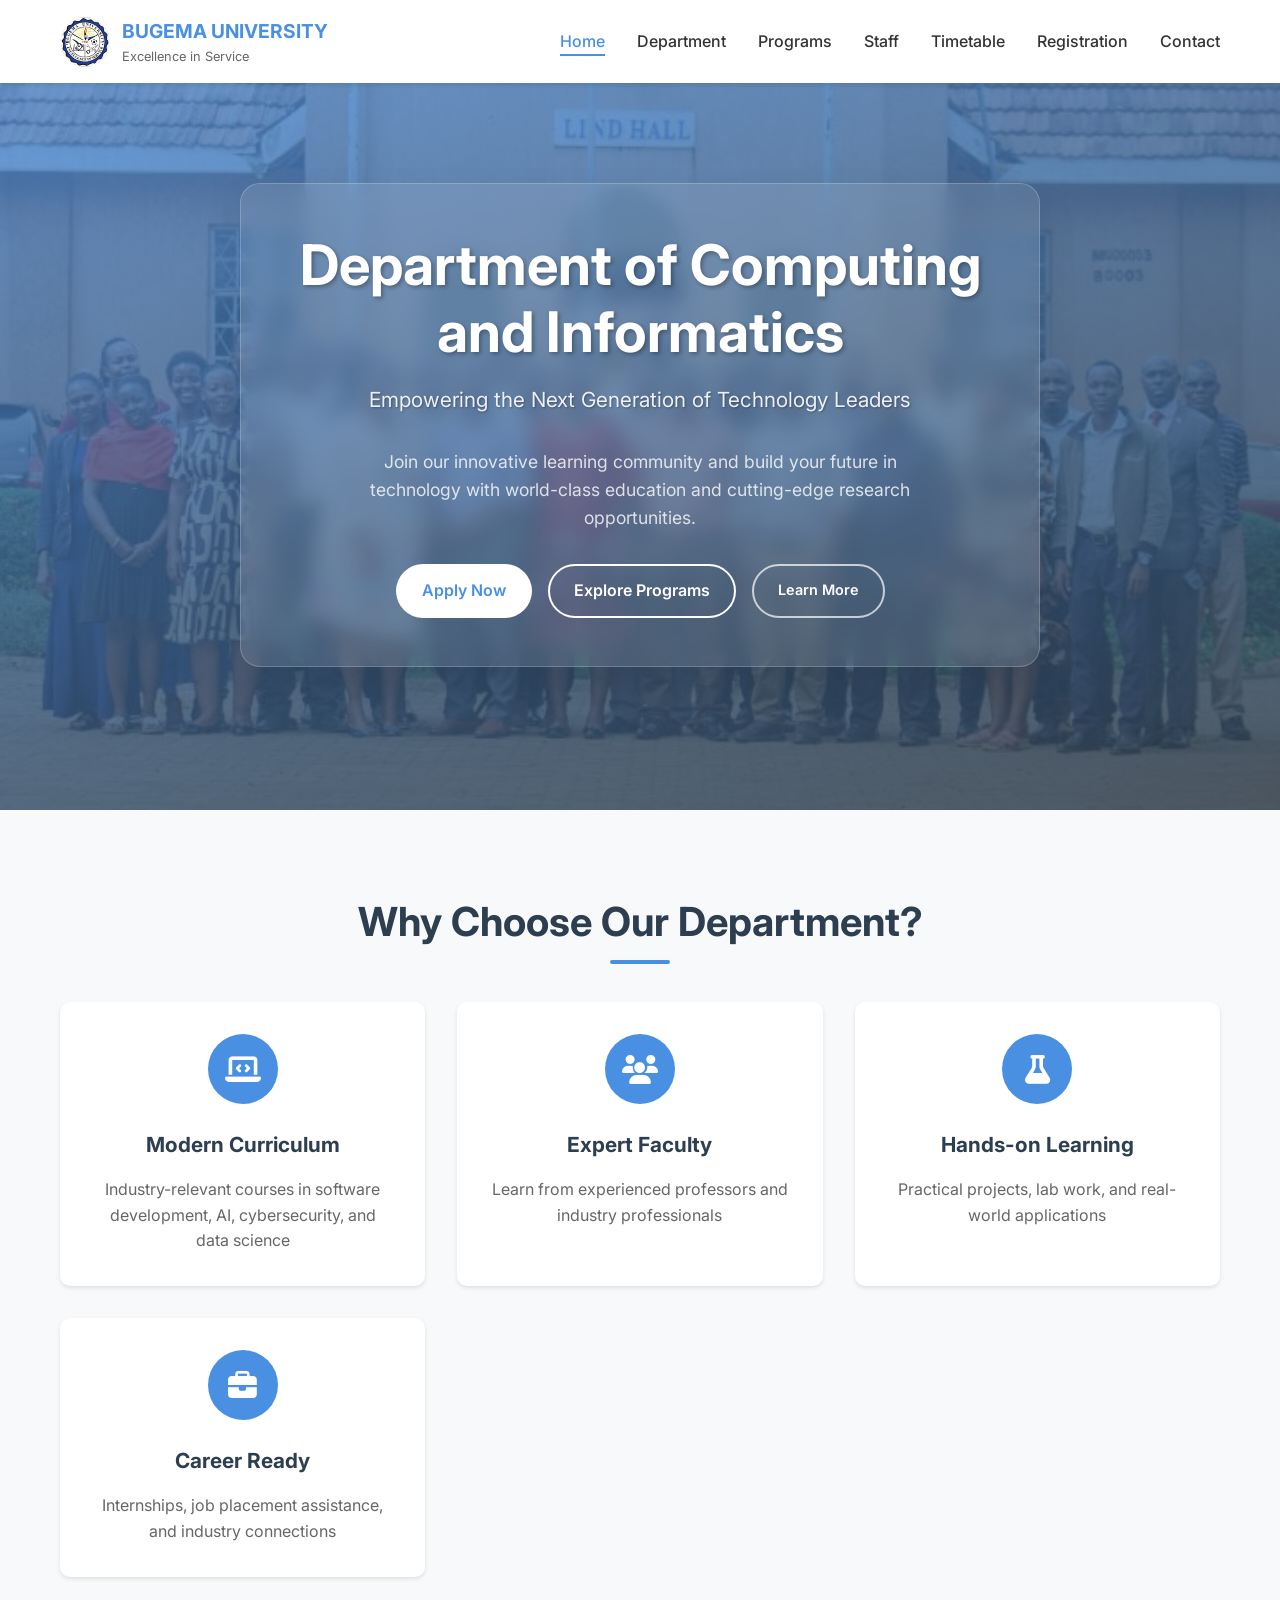
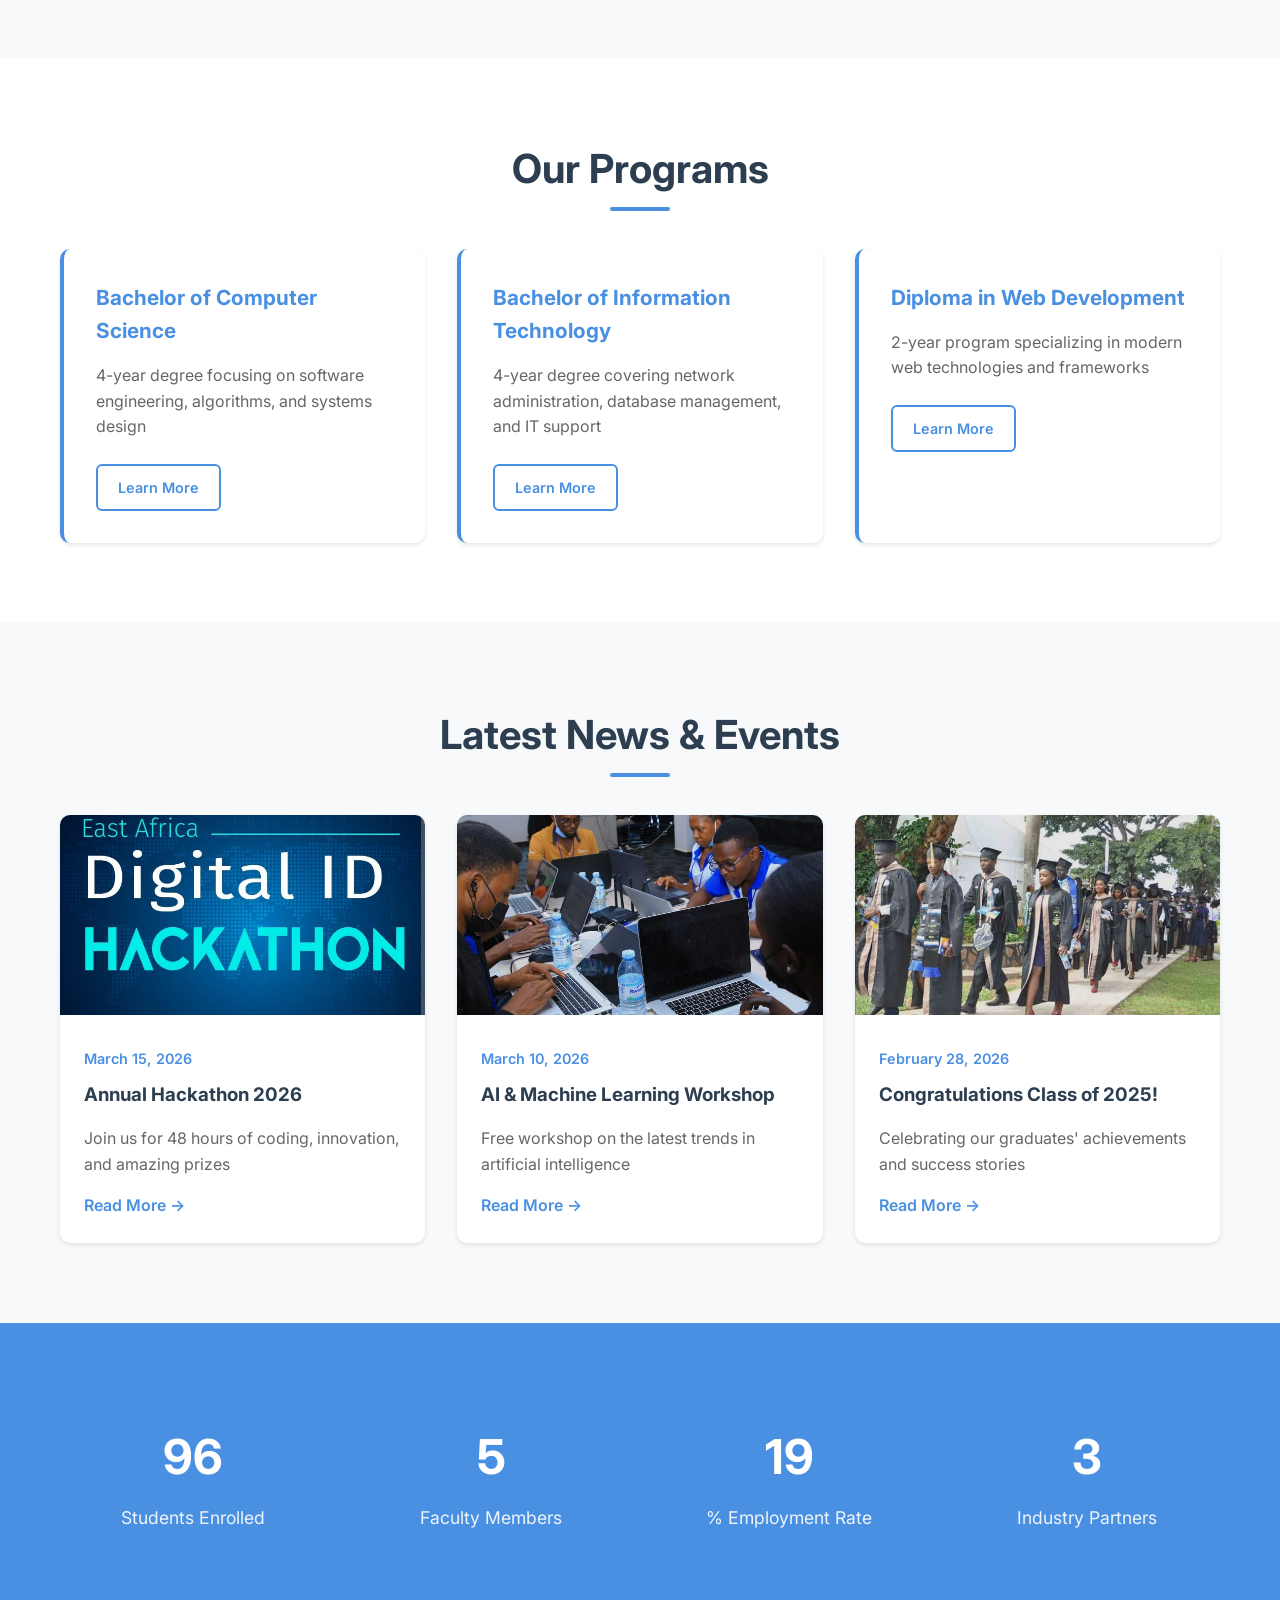
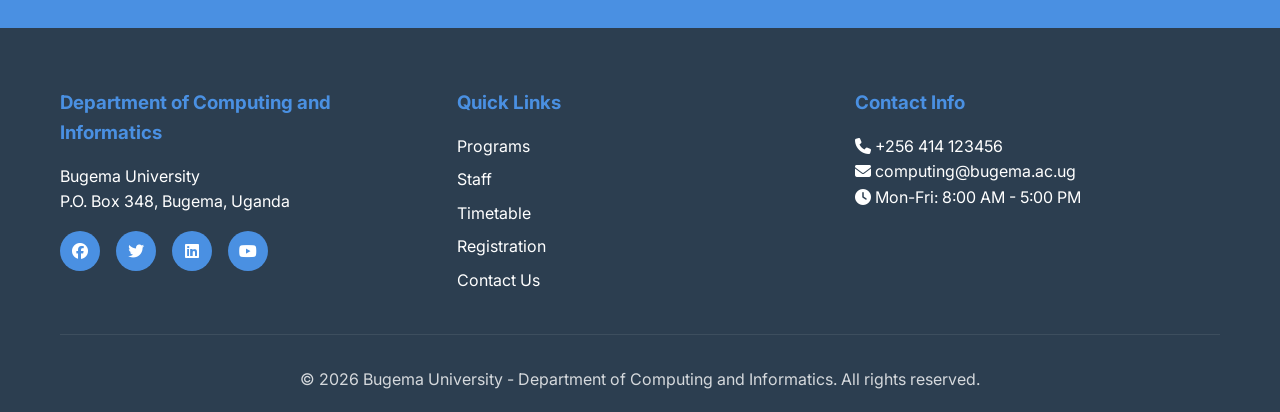
<file: index.html>
<!DOCTYPE html>
<html lang="en">
<head>
    <meta charset="UTF-8">
    <meta name="viewport" content="width=device-width, initial-scale=1.0">
    <title>Department of Computing and Informatics - Bugema University</title>
    <link rel="stylesheet" href="styles.css">
    <link rel="preconnect" href="https://fonts.googleapis.com">
    <link rel="preconnect" href="https://fonts.gstatic.com" crossorigin>
    <link href="https://fonts.googleapis.com/css2?family=Inter:wght@300;400;500;600;700&display=swap" rel="stylesheet">
    <link rel="stylesheet" href="https://cdnjs.cloudflare.com/ajax/libs/font-awesome/6.4.0/css/all.min.css">
</head>
<body>
    <header class="header">
        <nav class="navbar">
            <div class="nav-container">
                <div class="nav-logo">
                    <img src="Bugema.jpg" alt="Bugema University Logo" class="logo-img">
                    <div class="logo-text">
                        <h1>BUGEMA UNIVERSITY</h1>
                        <span>Excellence in Service</span>
                    </div>
                </div>
                <button class="nav-toggle" id="navToggle" aria-label="Toggle navigation">
                    <span></span>
                    <span></span>
                    <span></span>
                </button>
                <ul class="nav-menu" id="navMenu">
                    <li><a href="index.html" class="nav-link active">Home</a></li>
                    <li><a href="department.html" class="nav-link">Department</a></li>
                    <li><a href="programs.html" class="nav-link">Programs</a></li>
                    <li><a href="staff.html" class="nav-link">Staff</a></li>
                    <li><a href="timetable.html" class="nav-link">Timetable</a></li>
                    <li><a href="registration.html" class="nav-link">Registration</a></li>
                    <li><a href="contact.html" class="nav-link">Contact</a></li>
                </ul>
            </div>
        </nav>
    </header>

    <main>
        <section class="hero">
            <div class="hero-content">
                <div class="hero-text-overlay">
                    <h1 class="hero-title">Department of Computing and Informatics</h1>
                    <p class="hero-subtitle">Empowering the Next Generation of Technology Leaders</p>
                    <div class="hero-description">
                        <p>Join our innovative learning community and build your future in technology with world-class education and cutting-edge research opportunities.</p>
                    </div>
                    <div class="hero-buttons">
                        <a href="registration.html" class="btn btn-primary">Apply Now</a>
                        <a href="programs.html" class="btn btn-secondary">Explore Programs</a>
                        <a href="department.html" class="btn btn-outline">Learn More</a>
                    </div>
                </div>
            </div>
        </section>

        <section class="features">
            <div class="container">
                <h2 class="section-title">Why Choose Our Department?</h2>
                <div class="features-grid">
                    <div class="feature-card">
                        <div class="feature-icon">
                            <i class="fas fa-laptop-code"></i>
                        </div>
                        <h3>Modern Curriculum</h3>
                        <p>Industry-relevant courses in software development, AI, cybersecurity, and data science</p>
                    </div>
                    <div class="feature-card">
                        <div class="feature-icon">
                            <i class="fas fa-users"></i>
                        </div>
                        <h3>Expert Faculty</h3>
                        <p>Learn from experienced professors and industry professionals</p>
                    </div>
                    <div class="feature-card">
                        <div class="feature-icon">
                            <i class="fas fa-flask"></i>
                        </div>
                        <h3>Hands-on Learning</h3>
                        <p>Practical projects, lab work, and real-world applications</p>
                    </div>
                    <div class="feature-card">
                        <div class="feature-icon">
                            <i class="fas fa-briefcase"></i>
                        </div>
                        <h3>Career Ready</h3>
                        <p>Internships, job placement assistance, and industry connections</p>
                    </div>
                </div>
            </div>
        </section>

        <section class="programs-preview">
            <div class="container">
                <h2 class="section-title">Our Programs</h2>
                <div class="programs-grid">
                    <div class="program-card">
                        <h3>Bachelor of Computer Science</h3>
                        <p>4-year degree focusing on software engineering, algorithms, and systems design</p>
                        <a href="programs.html#bcs" class="btn btn-outline">Learn More</a>
                    </div>
                    <div class="program-card">
                        <h3>Bachelor of Information Technology</h3>
                        <p>4-year degree covering network administration, database management, and IT support</p>
                        <a href="programs.html#bit" class="btn btn-outline">Learn More</a>
                    </div>
                    <div class="program-card">
                        <h3>Diploma in Web Development</h3>
                        <p>2-year program specializing in modern web technologies and frameworks</p>
                        <a href="programs.html#dwd" class="btn btn-outline">Learn More</a>
                    </div>
                </div>
            </div>
        </section>

        <section class="news-events">
            <div class="container">
                <h2 class="section-title">Latest News & Events</h2>
                <div class="news-grid">
                    <article class="news-card">
                        <div class="news-image">
                            <img src="hack.jpg" alt="Hackathon Event">
                        </div>
                        <div class="news-content">
                            <span class="news-date">March 15, 2026</span>
                            <h3>Annual Hackathon 2026</h3>
                            <p>Join us for 48 hours of coding, innovation, and amazing prizes</p>
                            <a href="#" class="read-more">Read More →</a>
                        </div>
                    </article>
                    <article class="news-card">
                        <div class="news-image">
                            <img src="image.jpg" alt="AI Workshop">
                        </div>
                        <div class="news-content">
                            <span class="news-date">March 10, 2026</span>
                            <h3>AI & Machine Learning Workshop</h3>
                            <p>Free workshop on the latest trends in artificial intelligence</p>
                            <a href="#" class="read-more">Read More →</a>
                        </div>
                    </article>
                    <article class="news-card">
                        <div class="news-image">
                            <img src="grad.jpg" alt="Graduation Ceremony">
                        </div>
                        <div class="news-content">
                            <span class="news-date">February 28, 2026</span>
                            <h3>Congratulations Class of 2025!</h3>
                            <p>Celebrating our graduates' achievements and success stories</p>
                            <a href="#" class="read-more">Read More →</a>
                        </div>
                    </article>
                </div>
            </div>
        </section>

        <section class="stats">
            <div class="container">
                <div class="stats-grid">
                    <div class="stat-item">
                        <div class="stat-number" data-target="500">0</div>
                        <div class="stat-label">Students Enrolled</div>
                    </div>
                    <div class="stat-item">
                        <div class="stat-number" data-target="25">0</div>
                        <div class="stat-label">Faculty Members</div>
                    </div>
                    <div class="stat-item">
                        <div class="stat-number" data-target="95">0</div>
                        <div class="stat-label">% Employment Rate</div>
                    </div>
                    <div class="stat-item">
                        <div class="stat-number" data-target="15">0</div>
                        <div class="stat-label">Industry Partners</div>
                    </div>
                </div>
            </div>
        </section>
    </main>

    <footer class="footer">
        <div class="container">
            <div class="footer-content">
                <div class="footer-section">
                    <h3>Department of Computing and Informatics</h3>
                    <p>Bugema University</p>
                    <p>P.O. Box 348, Bugema, Uganda</p>
                    <div class="social-links">
                        <a href="#" aria-label="Facebook"><i class="fab fa-facebook"></i></a>
                        <a href="#" aria-label="Twitter"><i class="fab fa-twitter"></i></a>
                        <a href="#" aria-label="LinkedIn"><i class="fab fa-linkedin"></i></a>
                        <a href="#" aria-label="YouTube"><i class="fab fa-youtube"></i></a>
                    </div>
                </div>
                <div class="footer-section">
                    <h3>Quick Links</h3>
                    <ul>
                        <li><a href="programs.html">Programs</a></li>
                        <li><a href="staff.html">Staff</a></li>
                        <li><a href="timetable.html">Timetable</a></li>
                        <li><a href="registration.html">Registration</a></li>
                        <li><a href="contact.html">Contact Us</a></li>
                    </ul>
                </div>
                <div class="footer-section">
                    <h3>Contact Info</h3>
                    <p><i class="fas fa-phone"></i> +256 414 123456</p>
                    <p><i class="fas fa-envelope"></i> computing@bugema.ac.ug</p>
                    <p><i class="fas fa-clock"></i> Mon-Fri: 8:00 AM - 5:00 PM</p>
                </div>
            </div>
            <div class="footer-bottom">
                <p>&copy; 2026 Bugema University - Department of Computing and Informatics. All rights reserved.</p>
            </div>
        </div>
    </footer>

    <script src="script.js"></script>
</body>
</html>
</file>
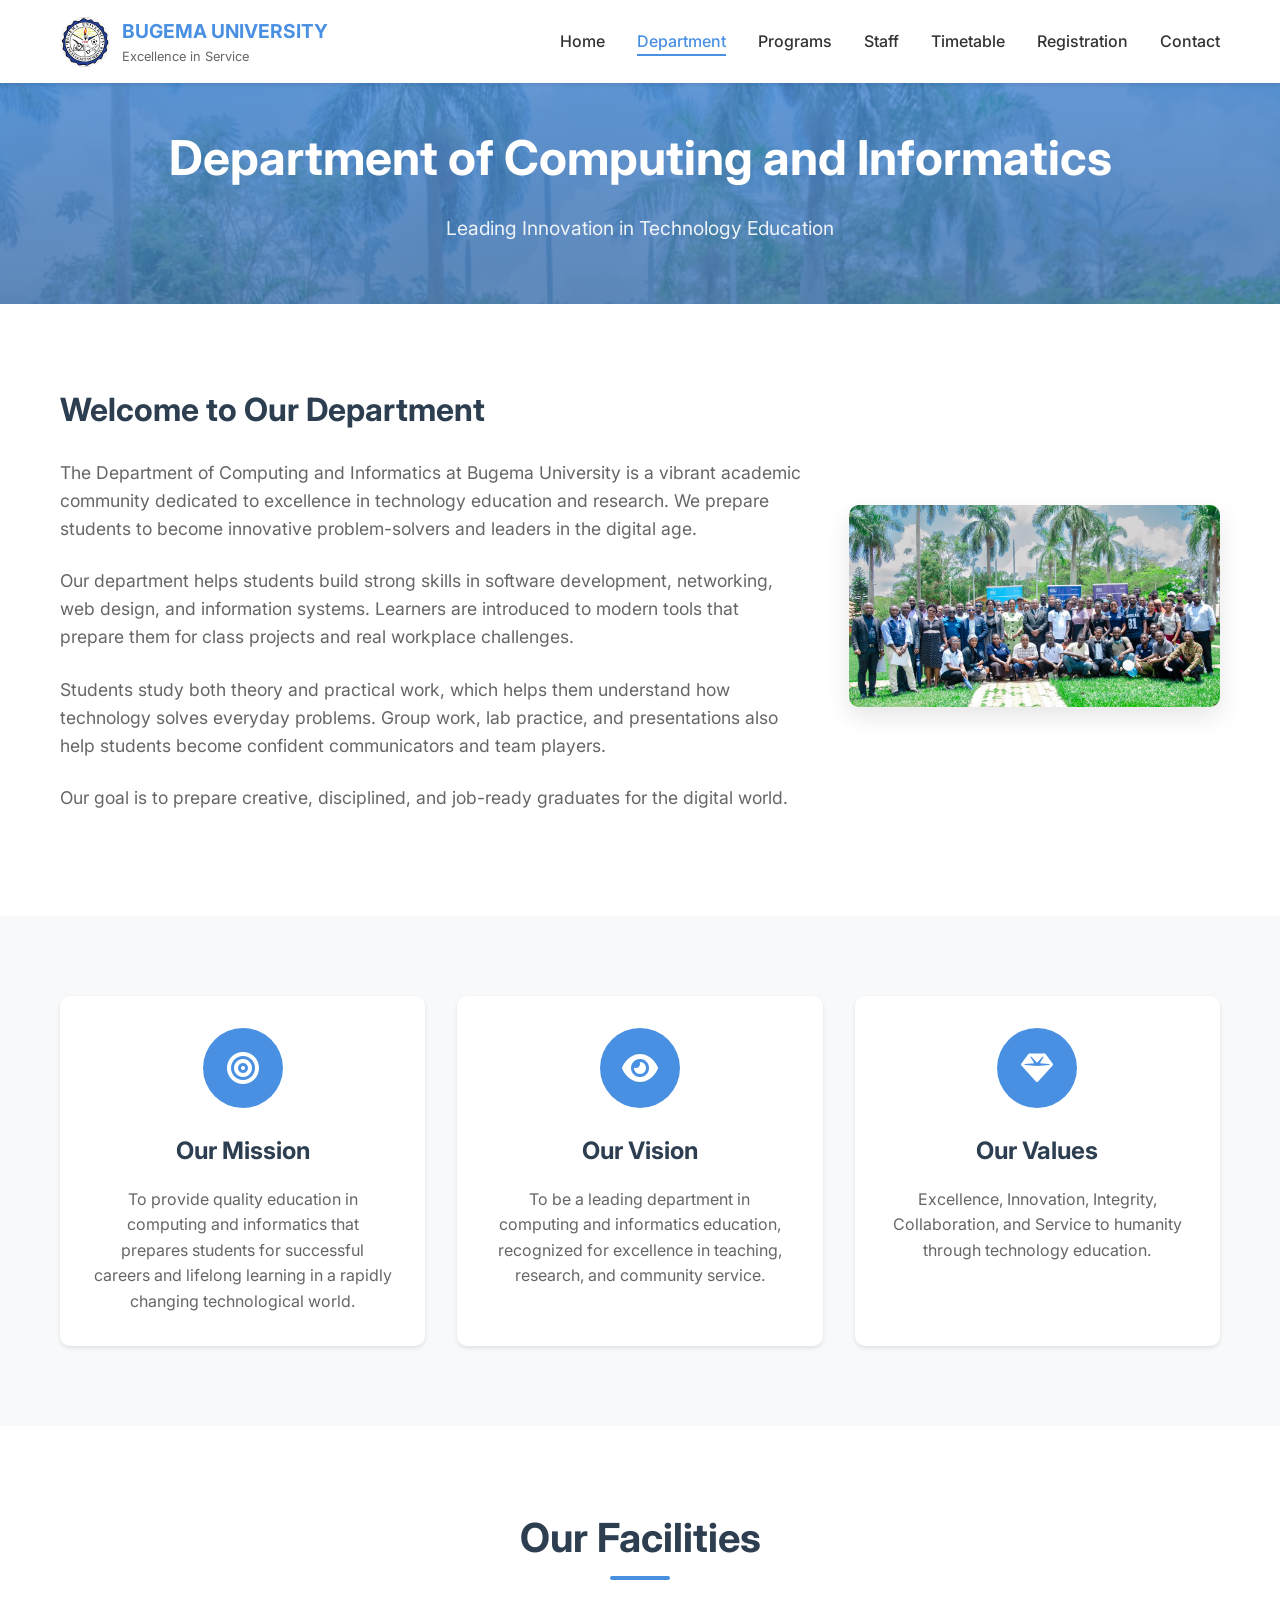
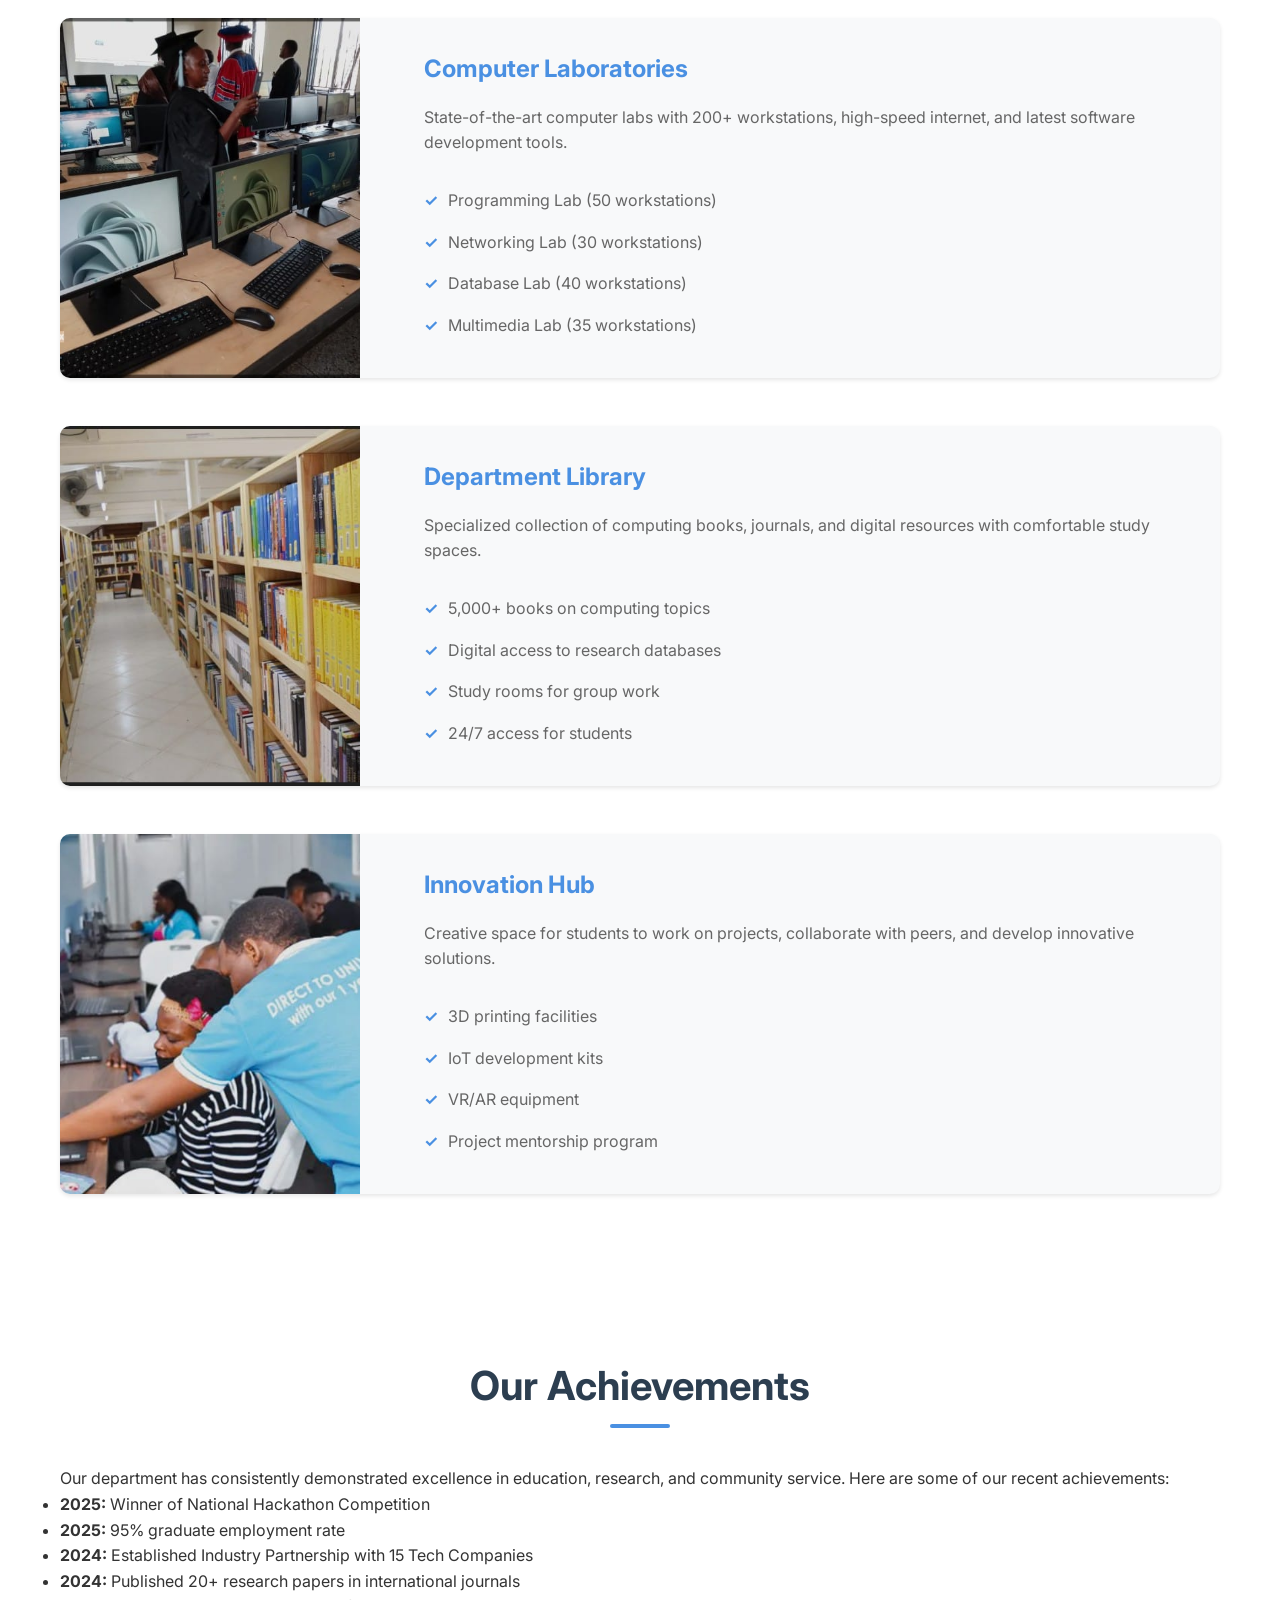
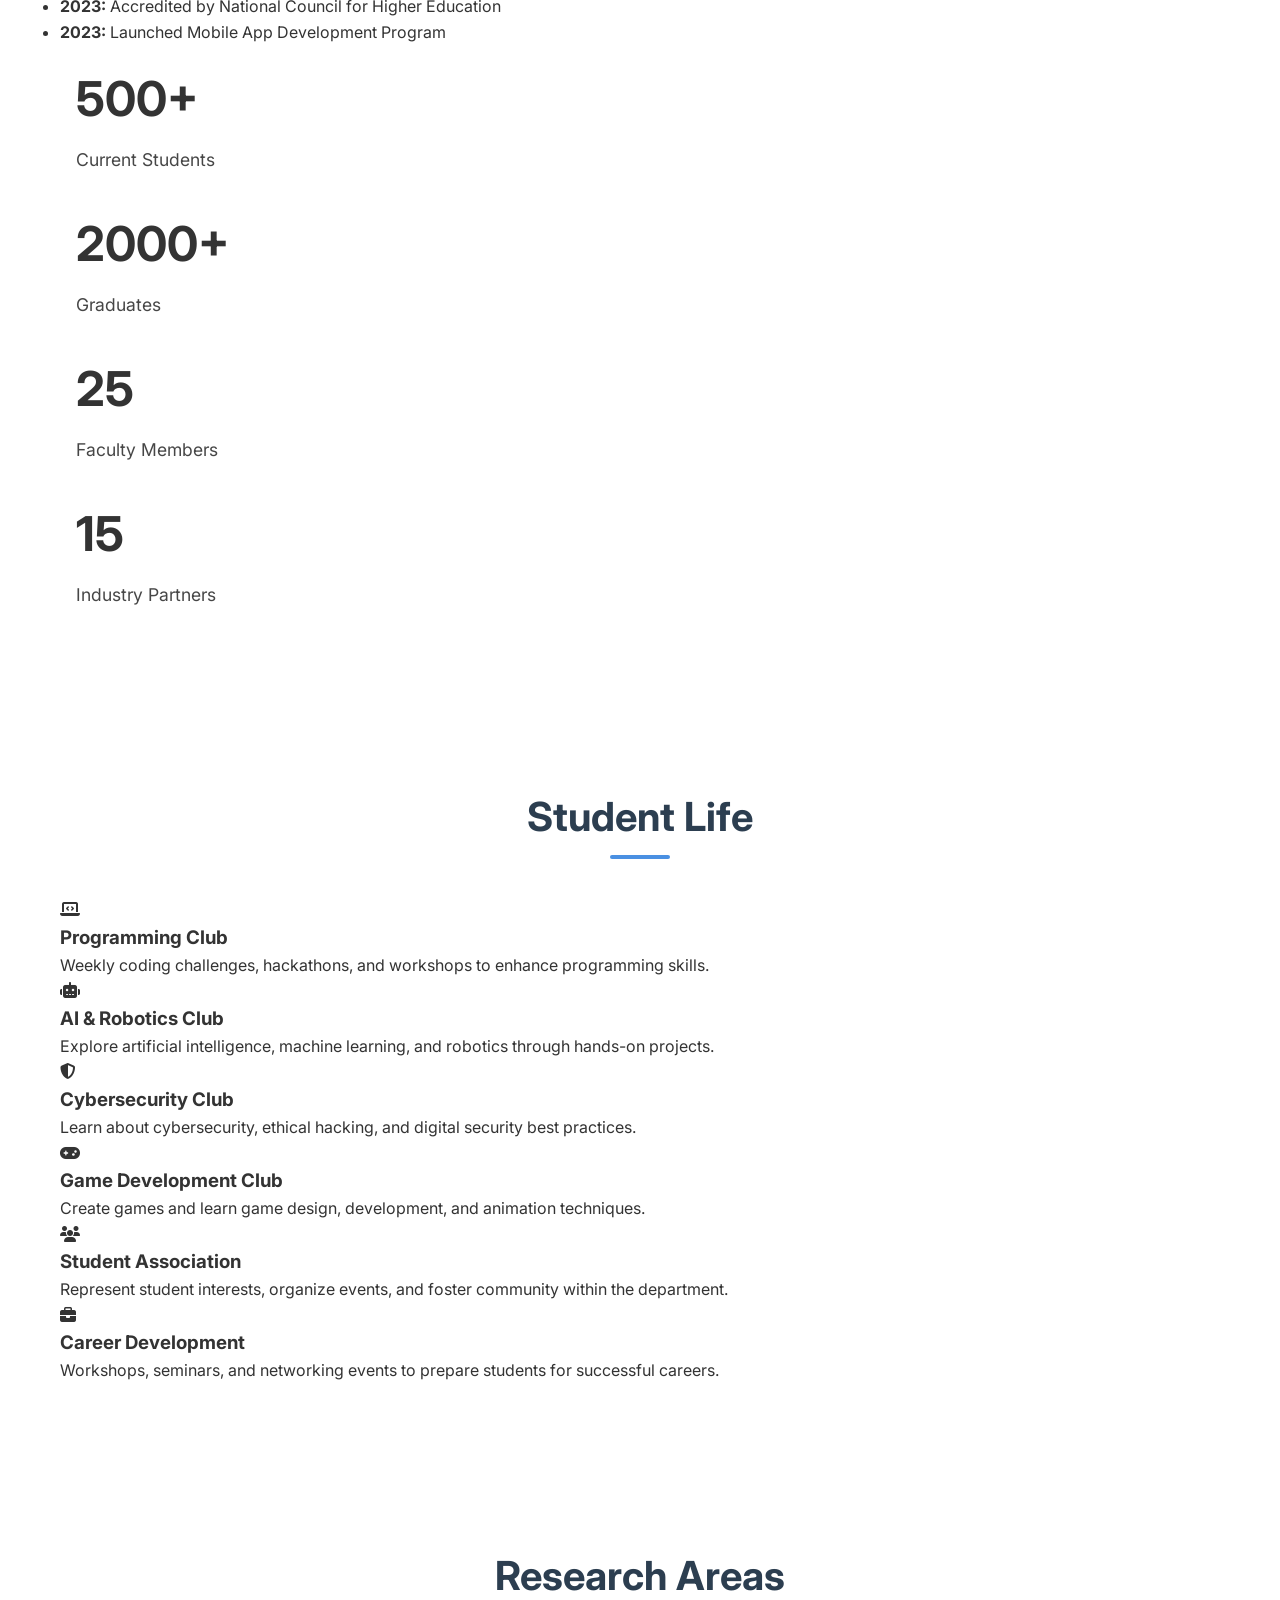
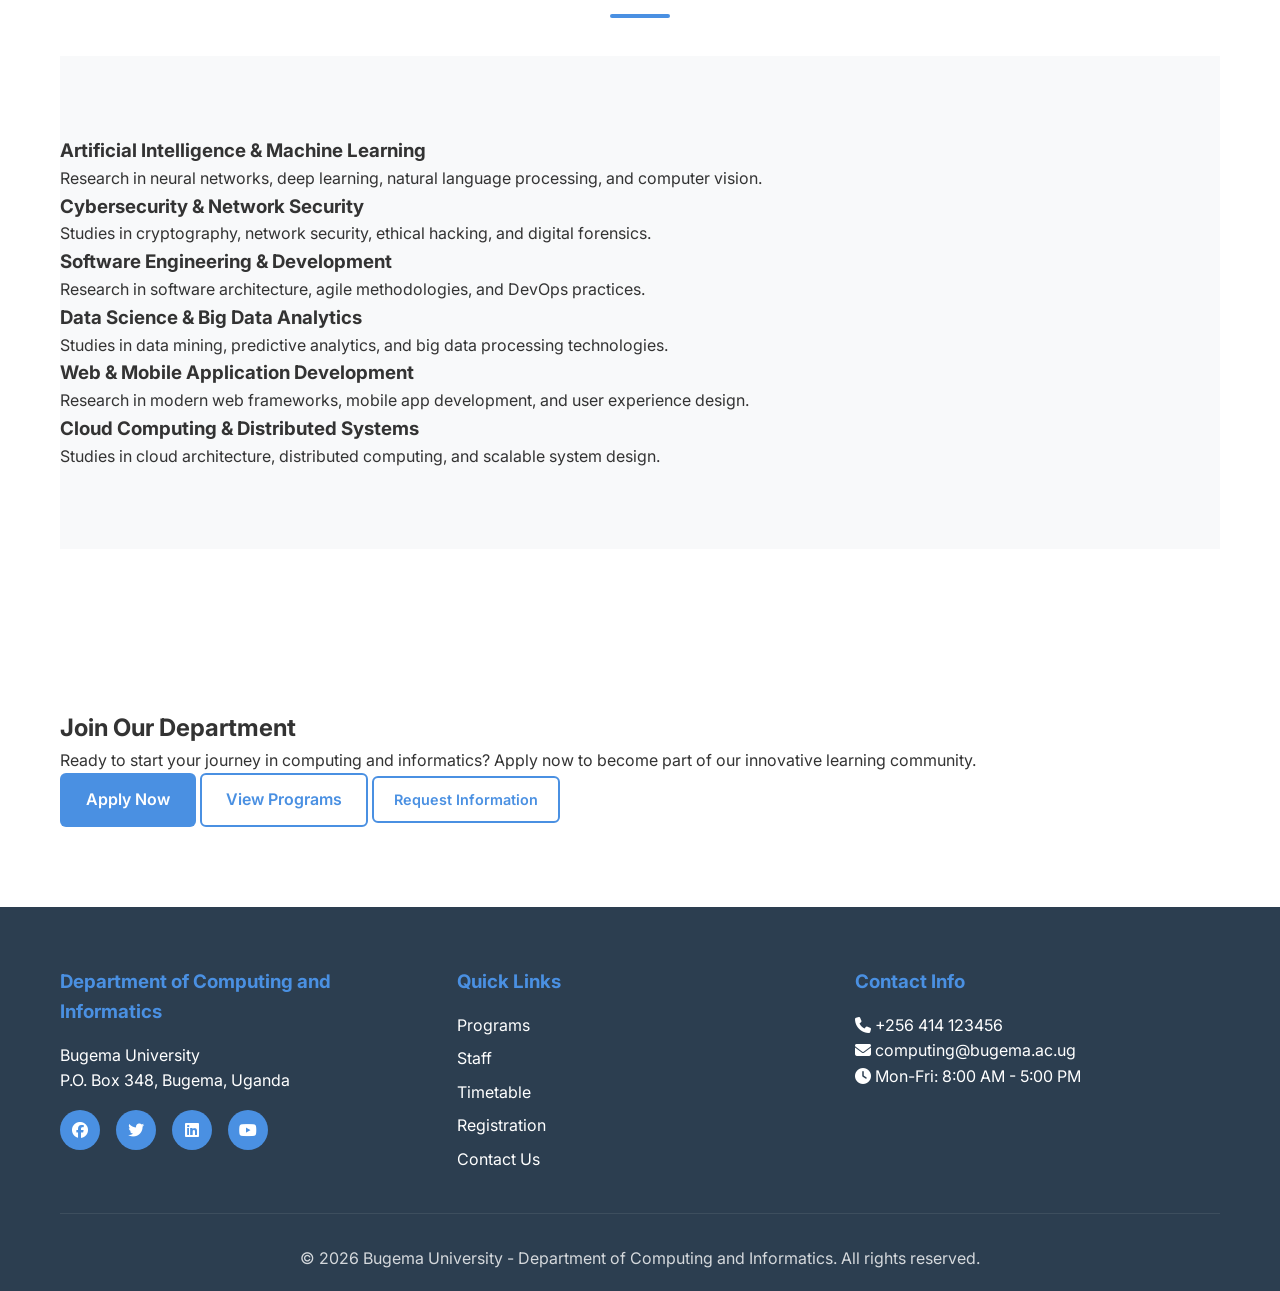
<file: department.html>
<!DOCTYPE html>
<html lang="en">
<head>
    <meta charset="UTF-8">
    <meta name="viewport" content="width=device-width, initial-scale=1.0">
    <title>About Department - Bugema University</title>
    <link rel="stylesheet" href="styles.css">
    <link rel="preconnect" href="https://fonts.googleapis.com">
    <link rel="preconnect" href="https://fonts.gstatic.com" crossorigin>
    <link href="https://fonts.googleapis.com/css2?family=Inter:wght@300;400;500;600;700&display=swap" rel="stylesheet">
    <link rel="stylesheet" href="https://cdnjs.cloudflare.com/ajax/libs/font-awesome/6.4.0/css/all.min.css">
</head>
<body>
    <header class="header">
        <nav class="navbar">
            <div class="nav-container">
                <div class="nav-logo">
                    <img src="Bugema.jpg" alt="Bugema University Logo" class="logo-img">
                    <div class="logo-text">
                        <h1>BUGEMA UNIVERSITY</h1>
                        <span>Excellence in Service</span>
                    </div>
                </div>
                <button class="nav-toggle" id="navToggle" aria-label="Toggle navigation">
                    <span></span>
                    <span></span>
                    <span></span>
                </button>
                <ul class="nav-menu" id="navMenu">
                    <li><a href="index.html" class="nav-link">Home</a></li>
                    <li><a href="department.html" class="nav-link active">Department</a></li>
                    <li><a href="programs.html" class="nav-link">Programs</a></li>
                    <li><a href="staff.html" class="nav-link">Staff</a></li>
                    <li><a href="timetable.html" class="nav-link">Timetable</a></li>
                    <li><a href="registration.html" class="nav-link">Registration</a></li>
                    <li><a href="contact.html" class="nav-link">Contact</a></li>
                </ul>
            </div>
        </nav>
    </header>

    <main>
        <section class="page-header" style="background-image: linear-gradient(rgba(74, 144, 226, 0.8), rgba(44, 62, 80, 0.8)), url('Departem.jpg'); background-size: cover; background-position: center; background-attachment: fixed;">
            <div class="container">
                <h1>Department of Computing and Informatics</h1>
                <p class="page-subtitle">Leading Innovation in Technology Education</p>
            </div>
        </section>

        <section class="department-intro">
            <div class="container">
                <div class="intro-content">
                    <div class="intro-text">
                        <h2>Welcome to Our Department</h2>
                        <p>The Department of Computing and Informatics at Bugema University is a vibrant academic community dedicated to excellence in technology education and research. We prepare students to become innovative problem-solvers and leaders in the digital age.</p>
                        <p>Our department helps students build strong skills in software development, networking, web design, and information systems. Learners are introduced to modern tools that prepare them for class projects and real workplace challenges.</p>
                        <p>Students study both theory and practical work, which helps them understand how technology solves everyday problems. Group work, lab practice, and presentations also help students become confident communicators and team players.</p>
                        <p>Our goal is to prepare creative, disciplined, and job-ready graduates for the digital world.</p>
                    </div>
                    <div class="intro-image">
                        <img src="Departem.jpg" alt="Department Building">
                    </div>
                </div>
            </div>
        </section>

        <section class="mission-vision">
            <div class="container">
                <div class="mv-grid">
                    <div class="mv-card">
                        <div class="mv-icon">
                            <i class="fas fa-bullseye"></i>
                        </div>
                        <h3>Our Mission</h3>
                        <p>To provide quality education in computing and informatics that prepares students for successful careers and lifelong learning in a rapidly changing technological world.</p>
                    </div>
                    <div class="mv-card">
                        <div class="mv-icon">
                            <i class="fas fa-eye"></i>
                        </div>
                        <h3>Our Vision</h3>
                        <p>To be a leading department in computing and informatics education, recognized for excellence in teaching, research, and community service.</p>
                    </div>
                    <div class="mv-card">
                        <div class="mv-icon">
                            <i class="fas fa-gem"></i>
                        </div>
                        <h3>Our Values</h3>
                        <p>Excellence, Innovation, Integrity, Collaboration, and Service to humanity through technology education.</p>
                    </div>
                </div>
            </div>
        </section>

        <section class="facilities">
            <div class="container">
                <h2 class="section-title">Our Facilities</h2>
                <div class="facilities-grid">
                    <div class="facility-card">
                        <div class="facility-image">
                            <img src="phils.jpg" alt="Computer Laboratory">
                        </div>
                        <div class="facility-content">
                            <h3>Computer Laboratories</h3>
                            <p>State-of-the-art computer labs with 200+ workstations, high-speed internet, and latest software development tools.</p>
                            <ul>
                                <li>Programming Lab (50 workstations)</li>
                                <li>Networking Lab (30 workstations)</li>
                                <li>Database Lab (40 workstations)</li>
                                <li>Multimedia Lab (35 workstations)</li>
                            </ul>
                        </div>
                    </div>
                    <div class="facility-card">
                        <div class="facility-image">
                            <img src="library.jpg" alt="Department Library">
                        </div>
                        <div class="facility-content">
                            <h3>Department Library</h3>
                            <p>Specialized collection of computing books, journals, and digital resources with comfortable study spaces.</p>
                            <ul>
                                <li>5,000+ books on computing topics</li>
                                <li>Digital access to research databases</li>
                                <li>Study rooms for group work</li>
                                <li>24/7 access for students</li>
                            </ul>
                        </div>
                    </div>
                    <div class="facility-card">
                        <div class="facility-image">
                            <img src="innovation.jpg" alt="Innovation Hub">
                        </div>
                        <div class="facility-content">
                            <h3>Innovation Hub</h3>
                            <p>Creative space for students to work on projects, collaborate with peers, and develop innovative solutions.</p>
                            <ul>
                                <li>3D printing facilities</li>
                                <li>IoT development kits</li>
                                <li>VR/AR equipment</li>
                                <li>Project mentorship program</li>
                            </ul>
                        </div>
                    </div>
                </div>
            </div>
        </section>

        <section class="achievements">
            <div class="container">
                <h2 class="section-title">Our Achievements</h2>
                <div class="achievements-content">
                    <div class="achievements-text">
                        <p>Our department has consistently demonstrated excellence in education, research, and community service. Here are some of our recent achievements:</p>
                        <ul class="achievements-list">
                            <li><strong>2025:</strong> Winner of National Hackathon Competition</li>
                            <li><strong>2025:</strong> 95% graduate employment rate</li>
                            <li><strong>2024:</strong> Established Industry Partnership with 15 Tech Companies</li>
                            <li><strong>2024:</strong> Published 20+ research papers in international journals</li>
                            <li><strong>2023:</strong> Accredited by National Council for Higher Education</li>
                            <li><strong>2023:</strong> Launched Mobile App Development Program</li>
                        </ul>
                    </div>
                    <div class="achievements-stats">
                        <div class="stat-item">
                            <div class="stat-number">500+</div>
                            <div class="stat-label">Current Students</div>
                        </div>
                        <div class="stat-item">
                            <div class="stat-number">2000+</div>
                            <div class="stat-label">Graduates</div>
                        </div>
                        <div class="stat-item">
                            <div class="stat-number">25</div>
                            <div class="stat-label">Faculty Members</div>
                        </div>
                        <div class="stat-item">
                            <div class="stat-number">15</div>
                            <div class="stat-label">Industry Partners</div>
                        </div>
                    </div>
                </div>
            </div>
        </section>

        <section class="student-life">
            <div class="container">
                <h2 class="section-title">Student Life</h2>
                <div class="student-life-grid">
                    <div class="life-card">
                        <div class="life-icon">
                            <i class="fas fa-laptop-code"></i>
                        </div>
                        <h3>Programming Club</h3>
                        <p>Weekly coding challenges, hackathons, and workshops to enhance programming skills.</p>
                    </div>
                    <div class="life-card">
                        <div class="life-icon">
                            <i class="fas fa-robot"></i>
                        </div>
                        <h3>AI & Robotics Club</h3>
                        <p>Explore artificial intelligence, machine learning, and robotics through hands-on projects.</p>
                    </div>
                    <div class="life-card">
                        <div class="life-icon">
                            <i class="fas fa-shield-alt"></i>
                        </div>
                        <h3>Cybersecurity Club</h3>
                        <p>Learn about cybersecurity, ethical hacking, and digital security best practices.</p>
                    </div>
                    <div class="life-card">
                        <div class="life-icon">
                            <i class="fas fa-gamepad"></i>
                        </div>
                        <h3>Game Development Club</h3>
                        <p>Create games and learn game design, development, and animation techniques.</p>
                    </div>
                    <div class="life-card">
                        <div class="life-icon">
                            <i class="fas fa-users"></i>
                        </div>
                        <h3>Student Association</h3>
                        <p>Represent student interests, organize events, and foster community within the department.</p>
                    </div>
                    <div class="life-card">
                        <div class="life-icon">
                            <i class="fas fa-briefcase"></i>
                        </div>
                        <h3>Career Development</h3>
                        <p>Workshops, seminars, and networking events to prepare students for successful careers.</p>
                    </div>
                </div>
            </div>
        </section>

        <section class="research">
            <div class="container">
                <h2 class="section-title">Research Areas</h2>
                <div class="research-areas">
                    <div class="research-item">
                        <h3>Artificial Intelligence & Machine Learning</h3>
                        <p>Research in neural networks, deep learning, natural language processing, and computer vision.</p>
                    </div>
                    <div class="research-item">
                        <h3>Cybersecurity & Network Security</h3>
                        <p>Studies in cryptography, network security, ethical hacking, and digital forensics.</p>
                    </div>
                    <div class="research-item">
                        <h3>Software Engineering & Development</h3>
                        <p>Research in software architecture, agile methodologies, and DevOps practices.</p>
                    </div>
                    <div class="research-item">
                        <h3>Data Science & Big Data Analytics</h3>
                        <p>Studies in data mining, predictive analytics, and big data processing technologies.</p>
                    </div>
                    <div class="research-item">
                        <h3>Web & Mobile Application Development</h3>
                        <p>Research in modern web frameworks, mobile app development, and user experience design.</p>
                    </div>
                    <div class="research-item">
                        <h3>Cloud Computing & Distributed Systems</h3>
                        <p>Studies in cloud architecture, distributed computing, and scalable system design.</p>
                    </div>
                </div>
            </div>
        </section>

        <section class="call-to-action">
            <div class="container">
                <div class="cta-content">
                    <h2>Join Our Department</h2>
                    <p>Ready to start your journey in computing and informatics? Apply now to become part of our innovative learning community.</p>
                    <div class="cta-buttons">
                        <a href="registration.html" class="btn btn-primary">Apply Now</a>
                        <a href="programs.html" class="btn btn-secondary">View Programs</a>
                        <a href="contact.html" class="btn btn-outline">Request Information</a>
                    </div>
                </div>
            </div>
        </section>
    </main>

    <footer class="footer">
        <div class="container">
            <div class="footer-content">
                <div class="footer-section">
                    <h3>Department of Computing and Informatics</h3>
                    <p>Bugema University</p>
                    <p>P.O. Box 348, Bugema, Uganda</p>
                    <div class="social-links">
                        <a href="#" aria-label="Facebook"><i class="fab fa-facebook"></i></a>
                        <a href="#" aria-label="Twitter"><i class="fab fa-twitter"></i></a>
                        <a href="#" aria-label="LinkedIn"><i class="fab fa-linkedin"></i></a>
                        <a href="#" aria-label="YouTube"><i class="fab fa-youtube"></i></a>
                    </div>
                </div>
                <div class="footer-section">
                    <h3>Quick Links</h3>
                    <ul>
                        <li><a href="programs.html">Programs</a></li>
                        <li><a href="staff.html">Staff</a></li>
                        <li><a href="timetable.html">Timetable</a></li>
                        <li><a href="registration.html">Registration</a></li>
                        <li><a href="contact.html">Contact Us</a></li>
                    </ul>
                </div>
                <div class="footer-section">
                    <h3>Contact Info</h3>
                    <p><i class="fas fa-phone"></i> +256 414 123456</p>
                    <p><i class="fas fa-envelope"></i> computing@bugema.ac.ug</p>
                    <p><i class="fas fa-clock"></i> Mon-Fri: 8:00 AM - 5:00 PM</p>
                </div>
            </div>
            <div class="footer-bottom">
                <p>&copy; 2026 Bugema University - Department of Computing and Informatics. All rights reserved.</p>
            </div>
        </div>
    </footer>

    <script src="script.js"></script>
</body>
</html>
</file>
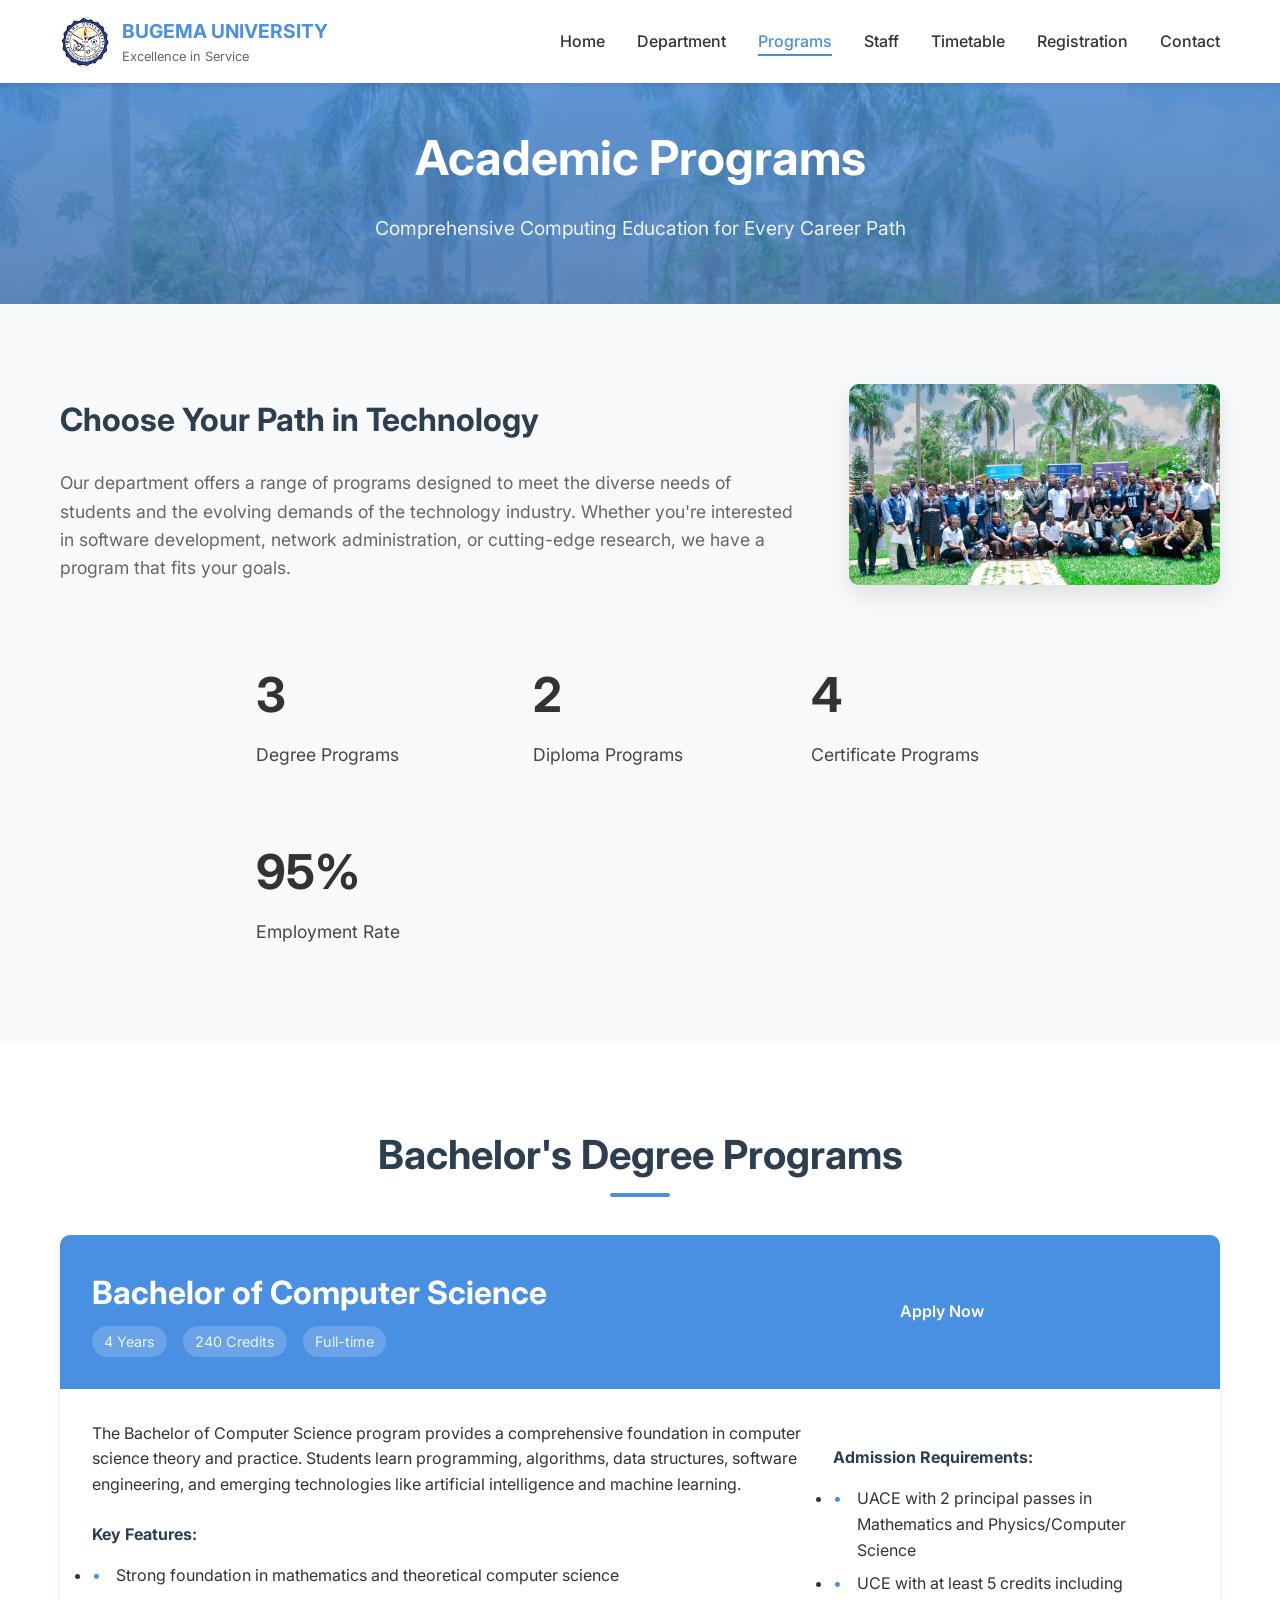
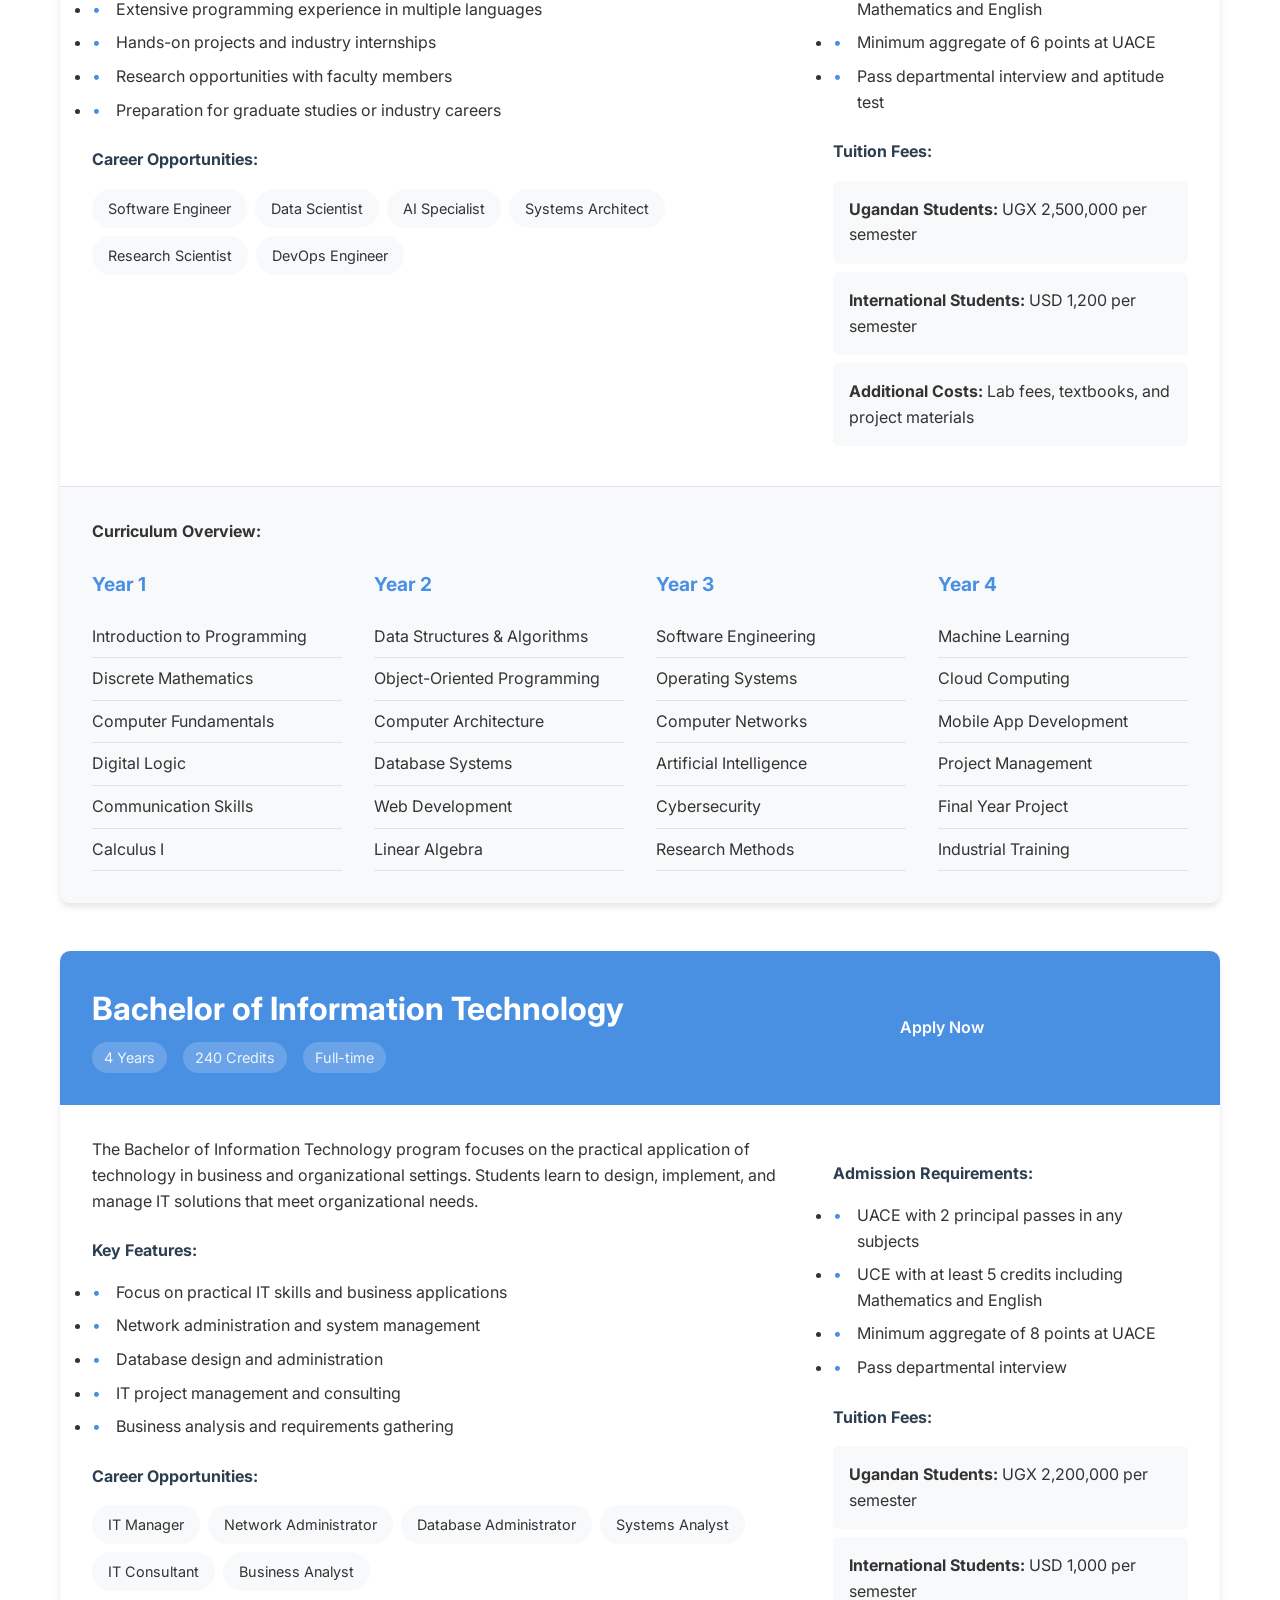
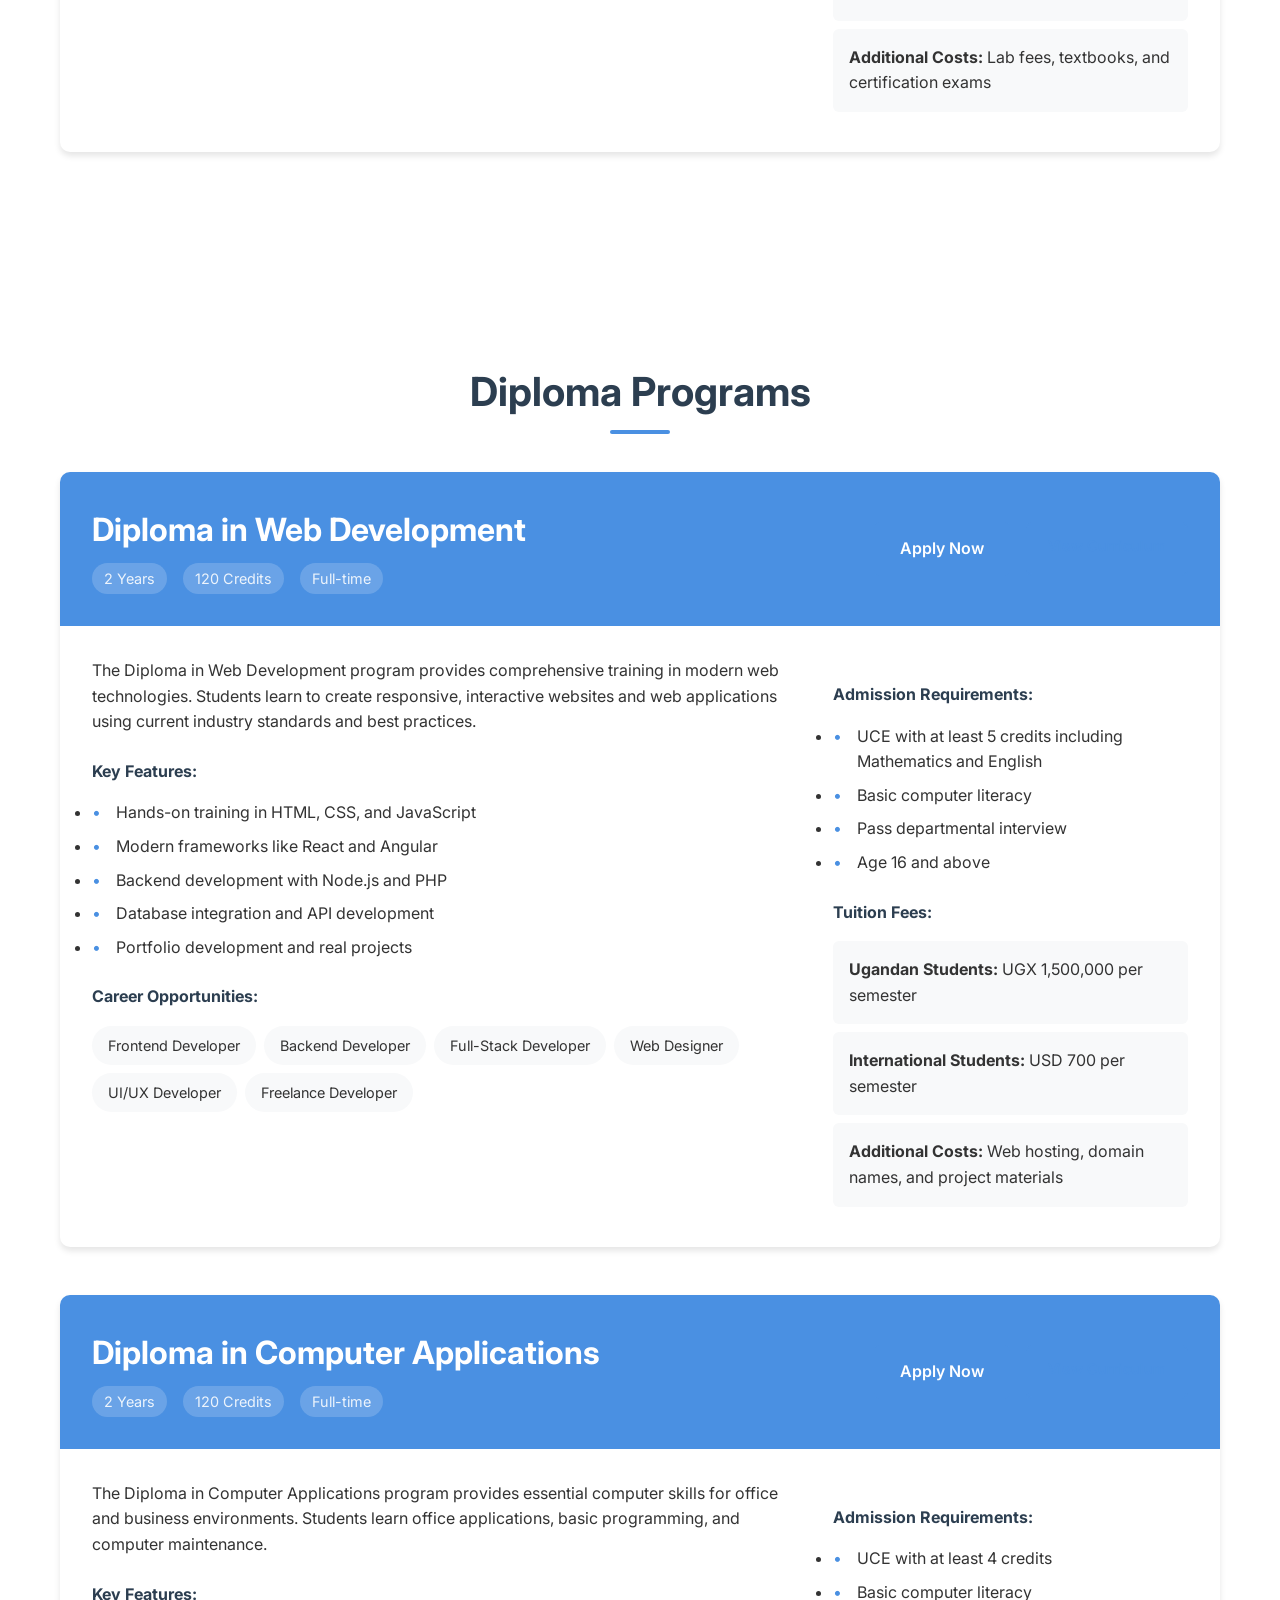
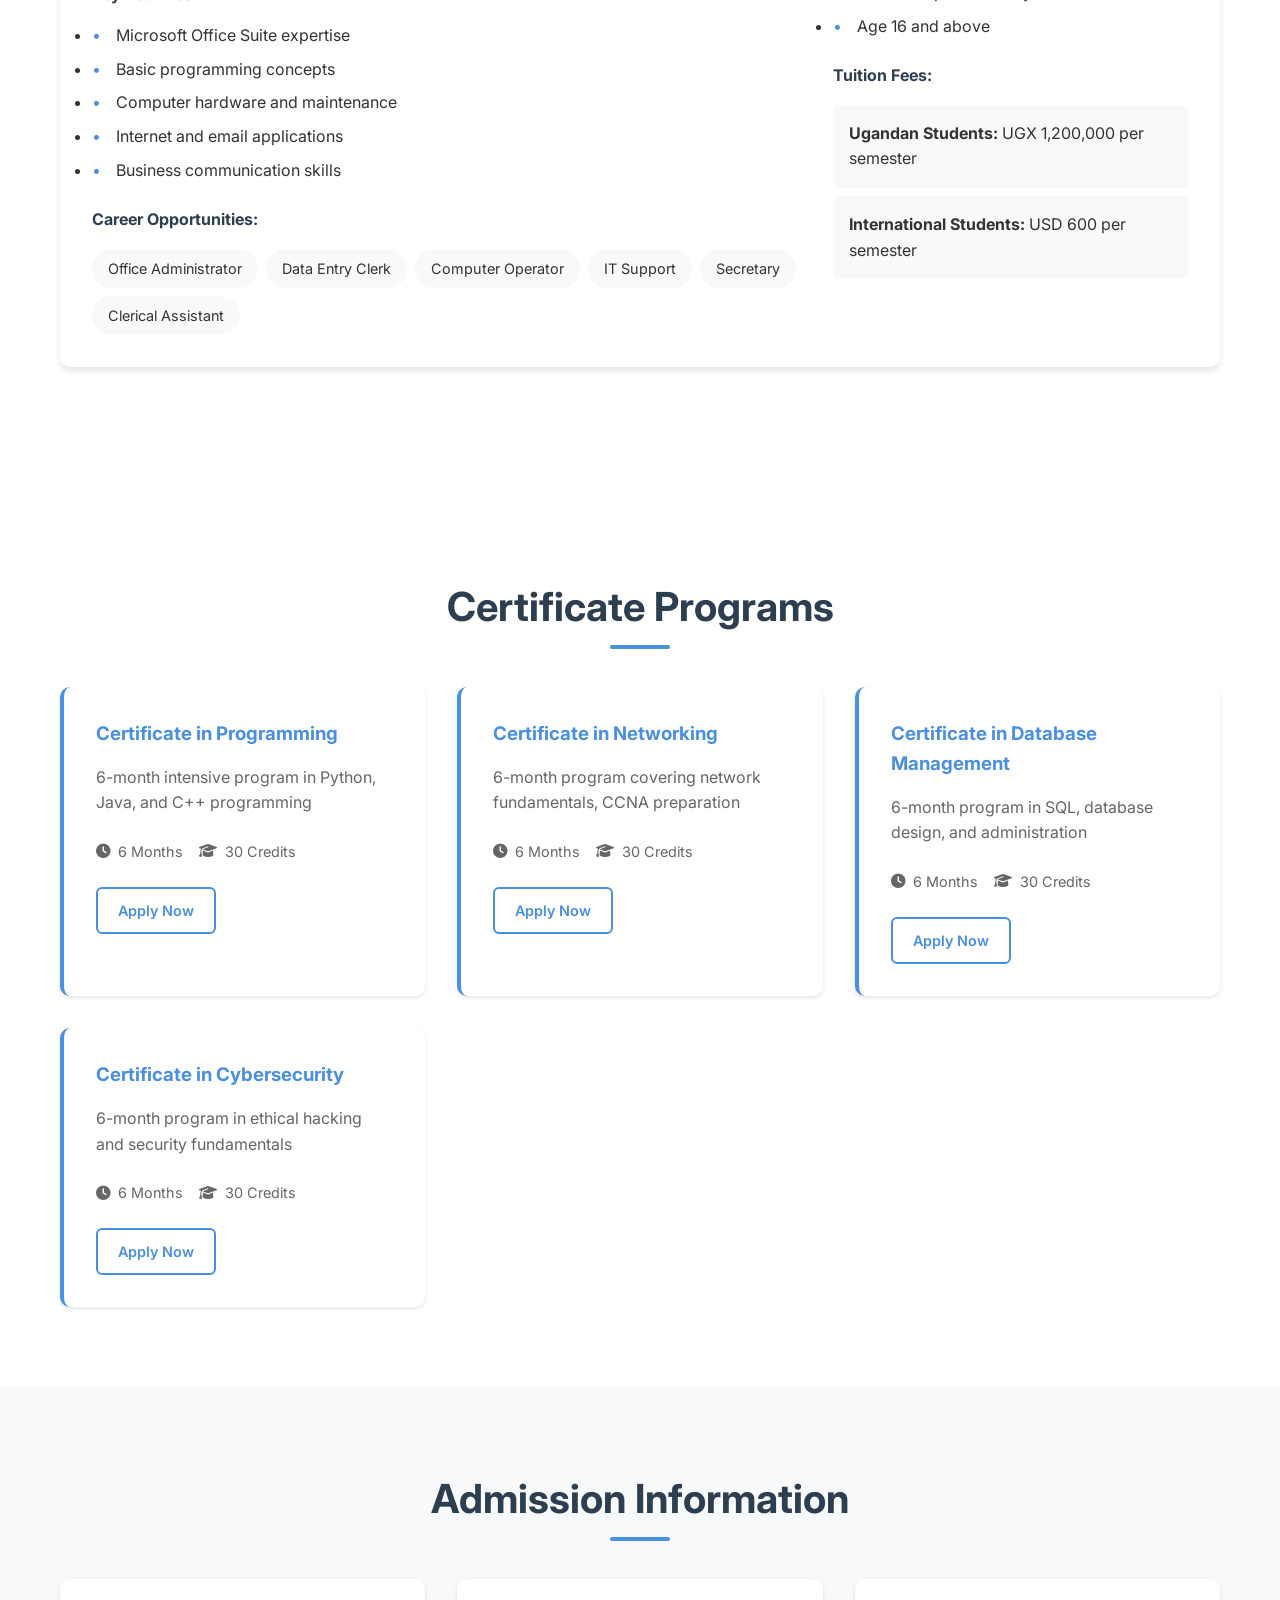
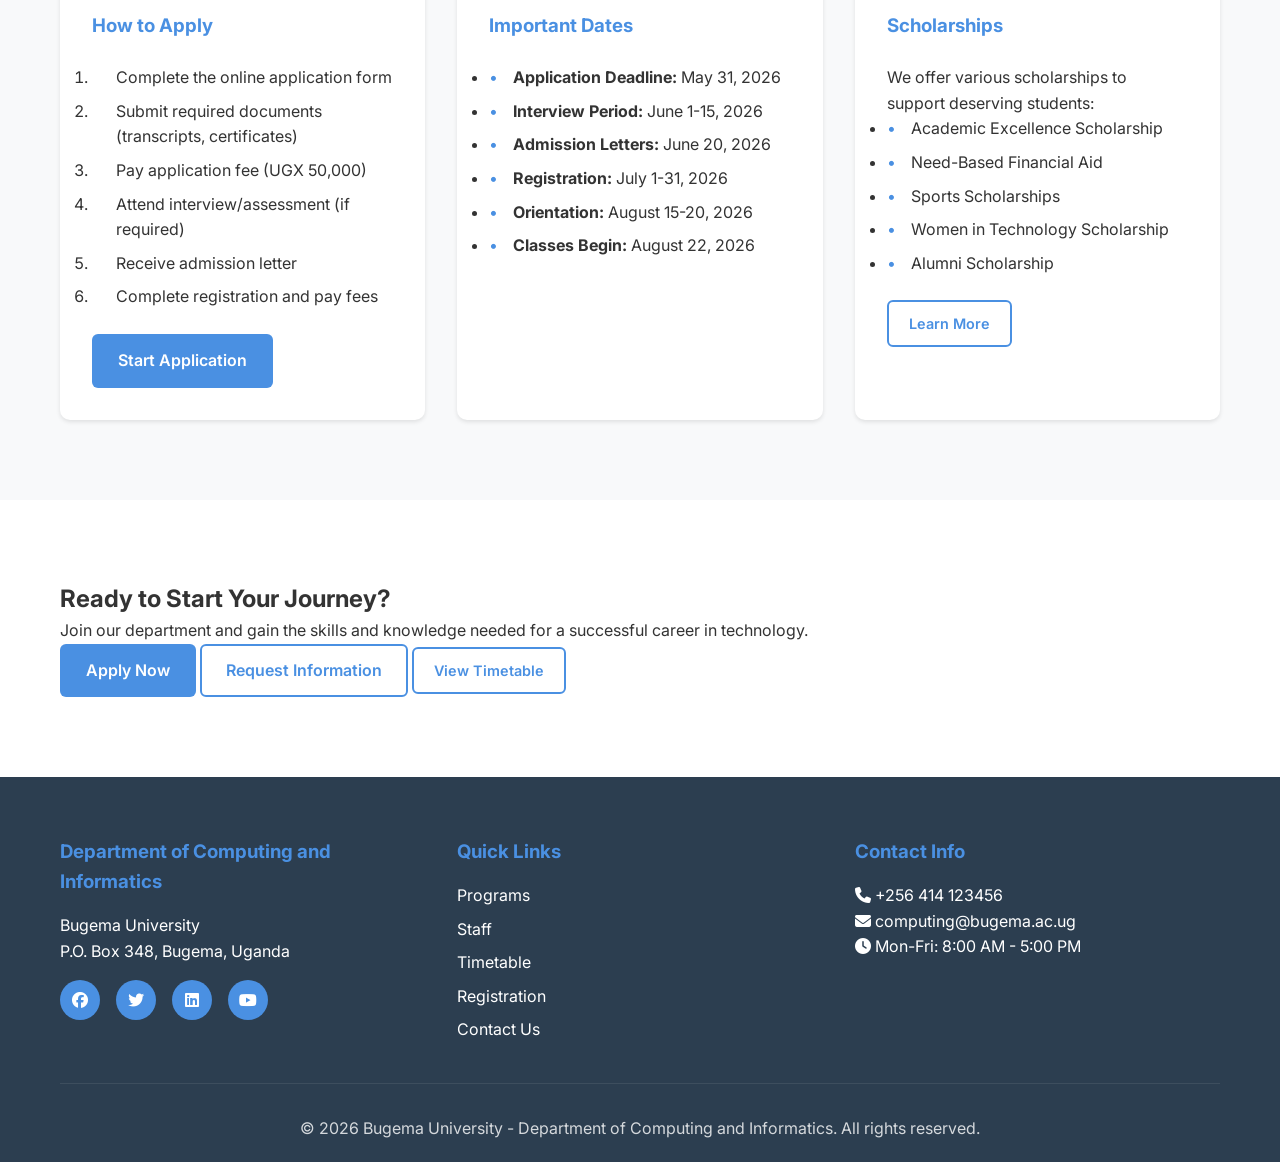
<file: programs.html>
<!DOCTYPE html>
<html lang="en">
<head>
    <meta charset="UTF-8">
    <meta name="viewport" content="width=device-width, initial-scale=1.0">
    <title>Academic Programs - Bugema University</title>
    <link rel="stylesheet" href="styles.css">
    <link rel="preconnect" href="https://fonts.googleapis.com">
    <link rel="preconnect" href="https://fonts.gstatic.com" crossorigin>
    <link href="https://fonts.googleapis.com/css2?family=Inter:wght@300;400;500;600;700&display=swap" rel="stylesheet">
    <link rel="stylesheet" href="https://cdnjs.cloudflare.com/ajax/libs/font-awesome/6.4.0/css/all.min.css">
</head>
<body>
    <header class="header">
        <nav class="navbar">
            <div class="nav-container">
                <div class="nav-logo">
                    <img src="Bugema.jpg" alt="Bugema University Logo" class="logo-img">
                    <div class="logo-text">
                        <h1>BUGEMA UNIVERSITY</h1>
                        <span>Excellence in Service</span>
                    </div>
                </div>
                <button class="nav-toggle" id="navToggle" aria-label="Toggle navigation">
                    <span></span>
                    <span></span>
                    <span></span>
                </button>
                <ul class="nav-menu" id="navMenu">
                    <li><a href="index.html" class="nav-link">Home</a></li>
                    <li><a href="department.html" class="nav-link">Department</a></li>
                    <li><a href="programs.html" class="nav-link active">Programs</a></li>
                    <li><a href="staff.html" class="nav-link">Staff</a></li>
                    <li><a href="timetable.html" class="nav-link">Timetable</a></li>
                    <li><a href="registration.html" class="nav-link">Registration</a></li>
                    <li><a href="contact.html" class="nav-link">Contact</a></li>
                </ul>
            </div>
        </nav>
    </header>

    <main>
        <section class="page-header" style="background-image: linear-gradient(rgba(74, 144, 226, 0.8), rgba(44, 62, 80, 0.8)), url('Departem.jpg'); background-size: cover; background-position: center; background-attachment: fixed;">
            <div class="container">
                <h1>Academic Programs</h1>
                <p class="page-subtitle">Comprehensive Computing Education for Every Career Path</p>
            </div>
        </section>

        <section class="programs-overview">
            <div class="container">
                <div class="overview-content">
                    <div class="overview-text">
                        <h2>Choose Your Path in Technology</h2>
                        <p>Our department offers a range of programs designed to meet the diverse needs of students and the evolving demands of the technology industry. Whether you're interested in software development, network administration, or cutting-edge research, we have a program that fits your goals.</p>
                    </div>
                    <div class="overview-image">
                        <img src="Departem.jpg" alt="Academic Programs">
                    </div>
                </div>
                    <div class="program-stats">
                        <div class="stat-item">
                            <div class="stat-number">3</div>
                            <div class="stat-label">Degree Programs</div>
                        </div>
                        <div class="stat-item">
                            <div class="stat-number">2</div>
                            <div class="stat-label">Diploma Programs</div>
                        </div>
                        <div class="stat-item">
                            <div class="stat-number">4</div>
                            <div class="stat-label">Certificate Programs</div>
                        </div>
                        <div class="stat-item">
                            <div class="stat-number">95%</div>
                            <div class="stat-label">Employment Rate</div>
                        </div>
                    </div>
                </div>
            </div>
        </section>

        <section class="degree-programs" id="bcs">
            <div class="container">
                <h2 class="section-title">Bachelor's Degree Programs</h2>
                
                <div class="program-detail">
                    <div class="program-header">
                        <div class="program-info">
                            <h3>Bachelor of Computer Science</h3>
                            <div class="program-meta">
                                <span class="duration">4 Years</span>
                                <span class="credits">240 Credits</span>
                                <span class="mode">Full-time</span>
                            </div>
                        </div>
                        <div class="program-actions">
                            <a href="registration.html" class="btn btn-primary">Apply Now</a>
                            <a href="#bcs-curriculum" class="btn btn-outline">View Curriculum</a>
                        </div>
                    </div>
                    
                    <div class="program-content">
                        <div class="program-description">
                            <p>The Bachelor of Computer Science program provides a comprehensive foundation in computer science theory and practice. Students learn programming, algorithms, data structures, software engineering, and emerging technologies like artificial intelligence and machine learning.</p>
                            
                            <h4>Key Features:</h4>
                            <ul>
                                <li>Strong foundation in mathematics and theoretical computer science</li>
                                <li>Extensive programming experience in multiple languages</li>
                                <li>Hands-on projects and industry internships</li>
                                <li>Research opportunities with faculty members</li>
                                <li>Preparation for graduate studies or industry careers</li>
                            </ul>
                            
                            <h4>Career Opportunities:</h4>
                            <div class="career-options">
                                <span>Software Engineer</span>
                                <span>Data Scientist</span>
                                <span>AI Specialist</span>
                                <span>Systems Architect</span>
                                <span>Research Scientist</span>
                                <span>DevOps Engineer</span>
                            </div>
                        </div>
                        
                        <div class="program-requirements">
                            <h4>Admission Requirements:</h4>
                            <ul>
                                <li>UACE with 2 principal passes in Mathematics and Physics/Computer Science</li>
                                <li>UCE with at least 5 credits including Mathematics and English</li>
                                <li>Minimum aggregate of 6 points at UACE</li>
                                <li>Pass departmental interview and aptitude test</li>
                            </ul>
                            
                            <h4>Tuition Fees:</h4>
                            <div class="fee-info">
                                <p><strong>Ugandan Students:</strong> UGX 2,500,000 per semester</p>
                                <p><strong>International Students:</strong> USD 1,200 per semester</p>
                                <p><strong>Additional Costs:</strong> Lab fees, textbooks, and project materials</p>
                            </div>
                        </div>
                    </div>
                    
                    <div class="program-curriculum" id="bcs-curriculum">
                        <h4>Curriculum Overview:</h4>
                        <div class="curriculum-grid">
                            <div class="year-program">
                                <h5>Year 1</h5>
                                <ul>
                                    <li>Introduction to Programming</li>
                                    <li>Discrete Mathematics</li>
                                    <li>Computer Fundamentals</li>
                                    <li>Digital Logic</li>
                                    <li>Communication Skills</li>
                                    <li>Calculus I</li>
                                </ul>
                            </div>
                            <div class="year-program">
                                <h5>Year 2</h5>
                                <ul>
                                    <li>Data Structures & Algorithms</li>
                                    <li>Object-Oriented Programming</li>
                                    <li>Computer Architecture</li>
                                    <li>Database Systems</li>
                                    <li>Web Development</li>
                                    <li>Linear Algebra</li>
                                </ul>
                            </div>
                            <div class="year-program">
                                <h5>Year 3</h5>
                                <ul>
                                    <li>Software Engineering</li>
                                    <li>Operating Systems</li>
                                    <li>Computer Networks</li>
                                    <li>Artificial Intelligence</li>
                                    <li>Cybersecurity</li>
                                    <li>Research Methods</li>
                                </ul>
                            </div>
                            <div class="year-program">
                                <h5>Year 4</h5>
                                <ul>
                                    <li>Machine Learning</li>
                                    <li>Cloud Computing</li>
                                    <li>Mobile App Development</li>
                                    <li>Project Management</li>
                                    <li>Final Year Project</li>
                                    <li>Industrial Training</li>
                                </ul>
                            </div>
                        </div>
                    </div>
                </div>

                <div class="program-detail" id="bit">
                    <div class="program-header">
                        <div class="program-info">
                            <h3>Bachelor of Information Technology</h3>
                            <div class="program-meta">
                                <span class="duration">4 Years</span>
                                <span class="credits">240 Credits</span>
                                <span class="mode">Full-time</span>
                            </div>
                        </div>
                        <div class="program-actions">
                            <a href="registration.html" class="btn btn-primary">Apply Now</a>
                            <a href="#bit-curriculum" class="btn btn-outline">View Curriculum</a>
                        </div>
                    </div>
                    
                    <div class="program-content">
                        <div class="program-description">
                            <p>The Bachelor of Information Technology program focuses on the practical application of technology in business and organizational settings. Students learn to design, implement, and manage IT solutions that meet organizational needs.</p>
                            
                            <h4>Key Features:</h4>
                            <ul>
                                <li>Focus on practical IT skills and business applications</li>
                                <li>Network administration and system management</li>
                                <li>Database design and administration</li>
                                <li>IT project management and consulting</li>
                                <li>Business analysis and requirements gathering</li>
                            </ul>
                            
                            <h4>Career Opportunities:</h4>
                            <div class="career-options">
                                <span>IT Manager</span>
                                <span>Network Administrator</span>
                                <span>Database Administrator</span>
                                <span>Systems Analyst</span>
                                <span>IT Consultant</span>
                                <span>Business Analyst</span>
                            </div>
                        </div>
                        
                        <div class="program-requirements">
                            <h4>Admission Requirements:</h4>
                            <ul>
                                <li>UACE with 2 principal passes in any subjects</li>
                                <li>UCE with at least 5 credits including Mathematics and English</li>
                                <li>Minimum aggregate of 8 points at UACE</li>
                                <li>Pass departmental interview</li>
                            </ul>
                            
                            <h4>Tuition Fees:</h4>
                            <div class="fee-info">
                                <p><strong>Ugandan Students:</strong> UGX 2,200,000 per semester</p>
                                <p><strong>International Students:</strong> USD 1,000 per semester</p>
                                <p><strong>Additional Costs:</strong> Lab fees, textbooks, and certification exams</p>
                            </div>
                        </div>
                    </div>
                </div>
            </div>
        </section>

        <section class="diploma-programs" id="dwd">
            <div class="container">
                <h2 class="section-title">Diploma Programs</h2>
                
                <div class="program-detail">
                    <div class="program-header">
                        <div class="program-info">
                            <h3>Diploma in Web Development</h3>
                            <div class="program-meta">
                                <span class="duration">2 Years</span>
                                <span class="credits">120 Credits</span>
                                <span class="mode">Full-time</span>
                            </div>
                        </div>
                        <div class="program-actions">
                            <a href="registration.html" class="btn btn-primary">Apply Now</a>
                            <a href="#dwd-curriculum" class="btn btn-outline">View Curriculum</a>
                        </div>
                    </div>
                    
                    <div class="program-content">
                        <div class="program-description">
                            <p>The Diploma in Web Development program provides comprehensive training in modern web technologies. Students learn to create responsive, interactive websites and web applications using current industry standards and best practices.</p>
                            
                            <h4>Key Features:</h4>
                            <ul>
                                <li>Hands-on training in HTML, CSS, and JavaScript</li>
                                <li>Modern frameworks like React and Angular</li>
                                <li>Backend development with Node.js and PHP</li>
                                <li>Database integration and API development</li>
                                <li>Portfolio development and real projects</li>
                            </ul>
                            
                            <h4>Career Opportunities:</h4>
                            <div class="career-options">
                                <span>Frontend Developer</span>
                                <span>Backend Developer</span>
                                <span>Full-Stack Developer</span>
                                <span>Web Designer</span>
                                <span>UI/UX Developer</span>
                                <span>Freelance Developer</span>
                            </div>
                        </div>
                        
                        <div class="program-requirements">
                            <h4>Admission Requirements:</h4>
                            <ul>
                                <li>UCE with at least 5 credits including Mathematics and English</li>
                                <li>Basic computer literacy</li>
                                <li>Pass departmental interview</li>
                                <li>Age 16 and above</li>
                            </ul>
                            
                            <h4>Tuition Fees:</h4>
                            <div class="fee-info">
                                <p><strong>Ugandan Students:</strong> UGX 1,500,000 per semester</p>
                                <p><strong>International Students:</strong> USD 700 per semester</p>
                                <p><strong>Additional Costs:</strong> Web hosting, domain names, and project materials</p>
                            </div>
                        </div>
                    </div>
                </div>

                <div class="program-detail">
                    <div class="program-header">
                        <div class="program-info">
                            <h3>Diploma in Computer Applications</h3>
                            <div class="program-meta">
                                <span class="duration">2 Years</span>
                                <span class="credits">120 Credits</span>
                                <span class="mode">Full-time</span>
                            </div>
                        </div>
                        <div class="program-actions">
                            <a href="registration.html" class="btn btn-primary">Apply Now</a>
                            <a href="#dca-curriculum" class="btn btn-outline">View Curriculum</a>
                        </div>
                    </div>
                    
                    <div class="program-content">
                        <div class="program-description">
                            <p>The Diploma in Computer Applications program provides essential computer skills for office and business environments. Students learn office applications, basic programming, and computer maintenance.</p>
                            
                            <h4>Key Features:</h4>
                            <ul>
                                <li>Microsoft Office Suite expertise</li>
                                <li>Basic programming concepts</li>
                                <li>Computer hardware and maintenance</li>
                                <li>Internet and email applications</li>
                                <li>Business communication skills</li>
                            </ul>
                            
                            <h4>Career Opportunities:</h4>
                            <div class="career-options">
                                <span>Office Administrator</span>
                                <span>Data Entry Clerk</span>
                                <span>Computer Operator</span>
                                <span>IT Support</span>
                                <span>Secretary</span>
                                <span>Clerical Assistant</span>
                            </div>
                        </div>
                        
                        <div class="program-requirements">
                            <h4>Admission Requirements:</h4>
                            <ul>
                                <li>UCE with at least 4 credits</li>
                                <li>Basic computer literacy</li>
                                <li>Age 16 and above</li>
                            </ul>
                            
                            <h4>Tuition Fees:</h4>
                            <div class="fee-info">
                                <p><strong>Ugandan Students:</strong> UGX 1,200,000 per semester</p>
                                <p><strong>International Students:</strong> USD 600 per semester</p>
                            </div>
                        </div>
                    </div>
                </div>
            </div>
        </section>

        <section class="certificate-programs">
            <div class="container">
                <h2 class="section-title">Certificate Programs</h2>
                
                <div class="certificates-grid">
                    <div class="cert-card">
                        <h3>Certificate in Programming</h3>
                        <p>6-month intensive program in Python, Java, and C++ programming</p>
                        <div class="cert-details">
                            <span><i class="fas fa-clock"></i> 6 Months</span>
                            <span><i class="fas fa-graduation-cap"></i> 30 Credits</span>
                        </div>
                        <a href="registration.html" class="btn btn-outline">Apply Now</a>
                    </div>
                    
                    <div class="cert-card">
                        <h3>Certificate in Networking</h3>
                        <p>6-month program covering network fundamentals, CCNA preparation</p>
                        <div class="cert-details">
                            <span><i class="fas fa-clock"></i> 6 Months</span>
                            <span><i class="fas fa-graduation-cap"></i> 30 Credits</span>
                        </div>
                        <a href="registration.html" class="btn btn-outline">Apply Now</a>
                    </div>
                    
                    <div class="cert-card">
                        <h3>Certificate in Database Management</h3>
                        <p>6-month program in SQL, database design, and administration</p>
                        <div class="cert-details">
                            <span><i class="fas fa-clock"></i> 6 Months</span>
                            <span><i class="fas fa-graduation-cap"></i> 30 Credits</span>
                        </div>
                        <a href="registration.html" class="btn btn-outline">Apply Now</a>
                    </div>
                    
                    <div class="cert-card">
                        <h3>Certificate in Cybersecurity</h3>
                        <p>6-month program in ethical hacking and security fundamentals</p>
                        <div class="cert-details">
                            <span><i class="fas fa-clock"></i> 6 Months</span>
                            <span><i class="fas fa-graduation-cap"></i> 30 Credits</span>
                        </div>
                        <a href="registration.html" class="btn btn-outline">Apply Now</a>
                    </div>
                </div>
            </div>
        </section>

        <section class="admission-info">
            <div class="container">
                <h2 class="section-title">Admission Information</h2>
                
                <div class="admission-grid">
                    <div class="admission-card">
                        <h3>How to Apply</h3>
                        <ol>
                            <li>Complete the online application form</li>
                            <li>Submit required documents (transcripts, certificates)</li>
                            <li>Pay application fee (UGX 50,000)</li>
                            <li>Attend interview/assessment (if required)</li>
                            <li>Receive admission letter</li>
                            <li>Complete registration and pay fees</li>
                        </ol>
                        <a href="registration.html" class="btn btn-primary">Start Application</a>
                    </div>
                    
                    <div class="admission-card">
                        <h3>Important Dates</h3>
                        <ul>
                            <li><strong>Application Deadline:</strong> May 31, 2026</li>
                            <li><strong>Interview Period:</strong> June 1-15, 2026</li>
                            <li><strong>Admission Letters:</strong> June 20, 2026</li>
                            <li><strong>Registration:</strong> July 1-31, 2026</li>
                            <li><strong>Orientation:</strong> August 15-20, 2026</li>
                            <li><strong>Classes Begin:</strong> August 22, 2026</li>
                        </ul>
                    </div>
                    
                    <div class="admission-card">
                        <h3>Scholarships</h3>
                        <p>We offer various scholarships to support deserving students:</p>
                        <ul>
                            <li>Academic Excellence Scholarship</li>
                            <li>Need-Based Financial Aid</li>
                            <li>Sports Scholarships</li>
                            <li>Women in Technology Scholarship</li>
                            <li>Alumni Scholarship</li>
                        </ul>
                        <a href="#" class="btn btn-outline">Learn More</a>
                    </div>
                </div>
            </div>
        </section>

        <section class="call-to-action">
            <div class="container">
                <div class="cta-content">
                    <h2>Ready to Start Your Journey?</h2>
                    <p>Join our department and gain the skills and knowledge needed for a successful career in technology.</p>
                    <div class="cta-buttons">
                        <a href="registration.html" class="btn btn-primary">Apply Now</a>
                        <a href="contact.html" class="btn btn-secondary">Request Information</a>
                        <a href="timetable.html" class="btn btn-outline">View Timetable</a>
                    </div>
                </div>
            </div>
        </section>
    </main>

    <footer class="footer">
        <div class="container">
            <div class="footer-content">
                <div class="footer-section">
                    <h3>Department of Computing and Informatics</h3>
                    <p>Bugema University</p>
                    <p>P.O. Box 348, Bugema, Uganda</p>
                    <div class="social-links">
                        <a href="#" aria-label="Facebook"><i class="fab fa-facebook"></i></a>
                        <a href="#" aria-label="Twitter"><i class="fab fa-twitter"></i></a>
                        <a href="#" aria-label="LinkedIn"><i class="fab fa-linkedin"></i></a>
                        <a href="#" aria-label="YouTube"><i class="fab fa-youtube"></i></a>
                    </div>
                </div>
                <div class="footer-section">
                    <h3>Quick Links</h3>
                    <ul>
                        <li><a href="programs.html">Programs</a></li>
                        <li><a href="staff.html">Staff</a></li>
                        <li><a href="timetable.html">Timetable</a></li>
                        <li><a href="registration.html">Registration</a></li>
                        <li><a href="contact.html">Contact Us</a></li>
                    </ul>
                </div>
                <div class="footer-section">
                    <h3>Contact Info</h3>
                    <p><i class="fas fa-phone"></i> +256 414 123456</p>
                    <p><i class="fas fa-envelope"></i> computing@bugema.ac.ug</p>
                    <p><i class="fas fa-clock"></i> Mon-Fri: 8:00 AM - 5:00 PM</p>
                </div>
            </div>
            <div class="footer-bottom">
                <p>&copy; 2026 Bugema University - Department of Computing and Informatics. All rights reserved.</p>
            </div>
        </div>
    </footer>

    <script src="script.js"></script>
</body>
</html>
</file>
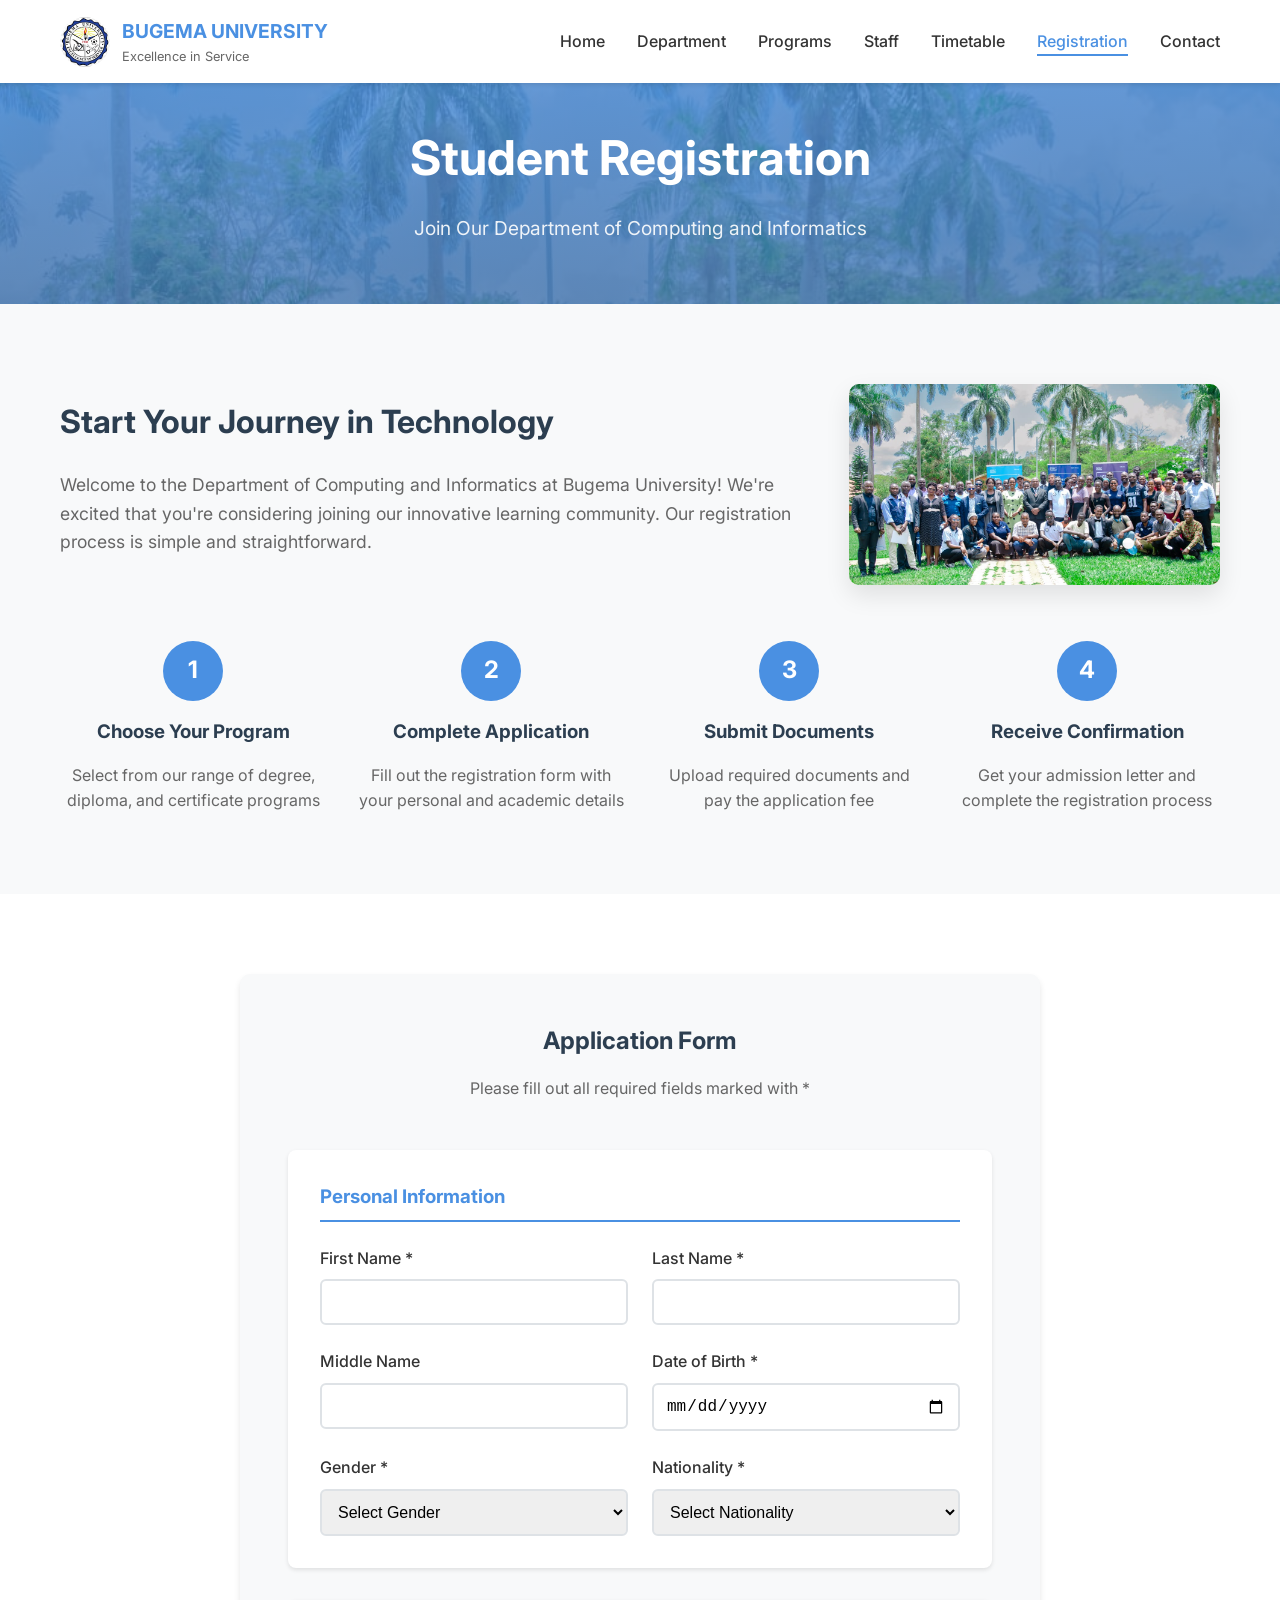
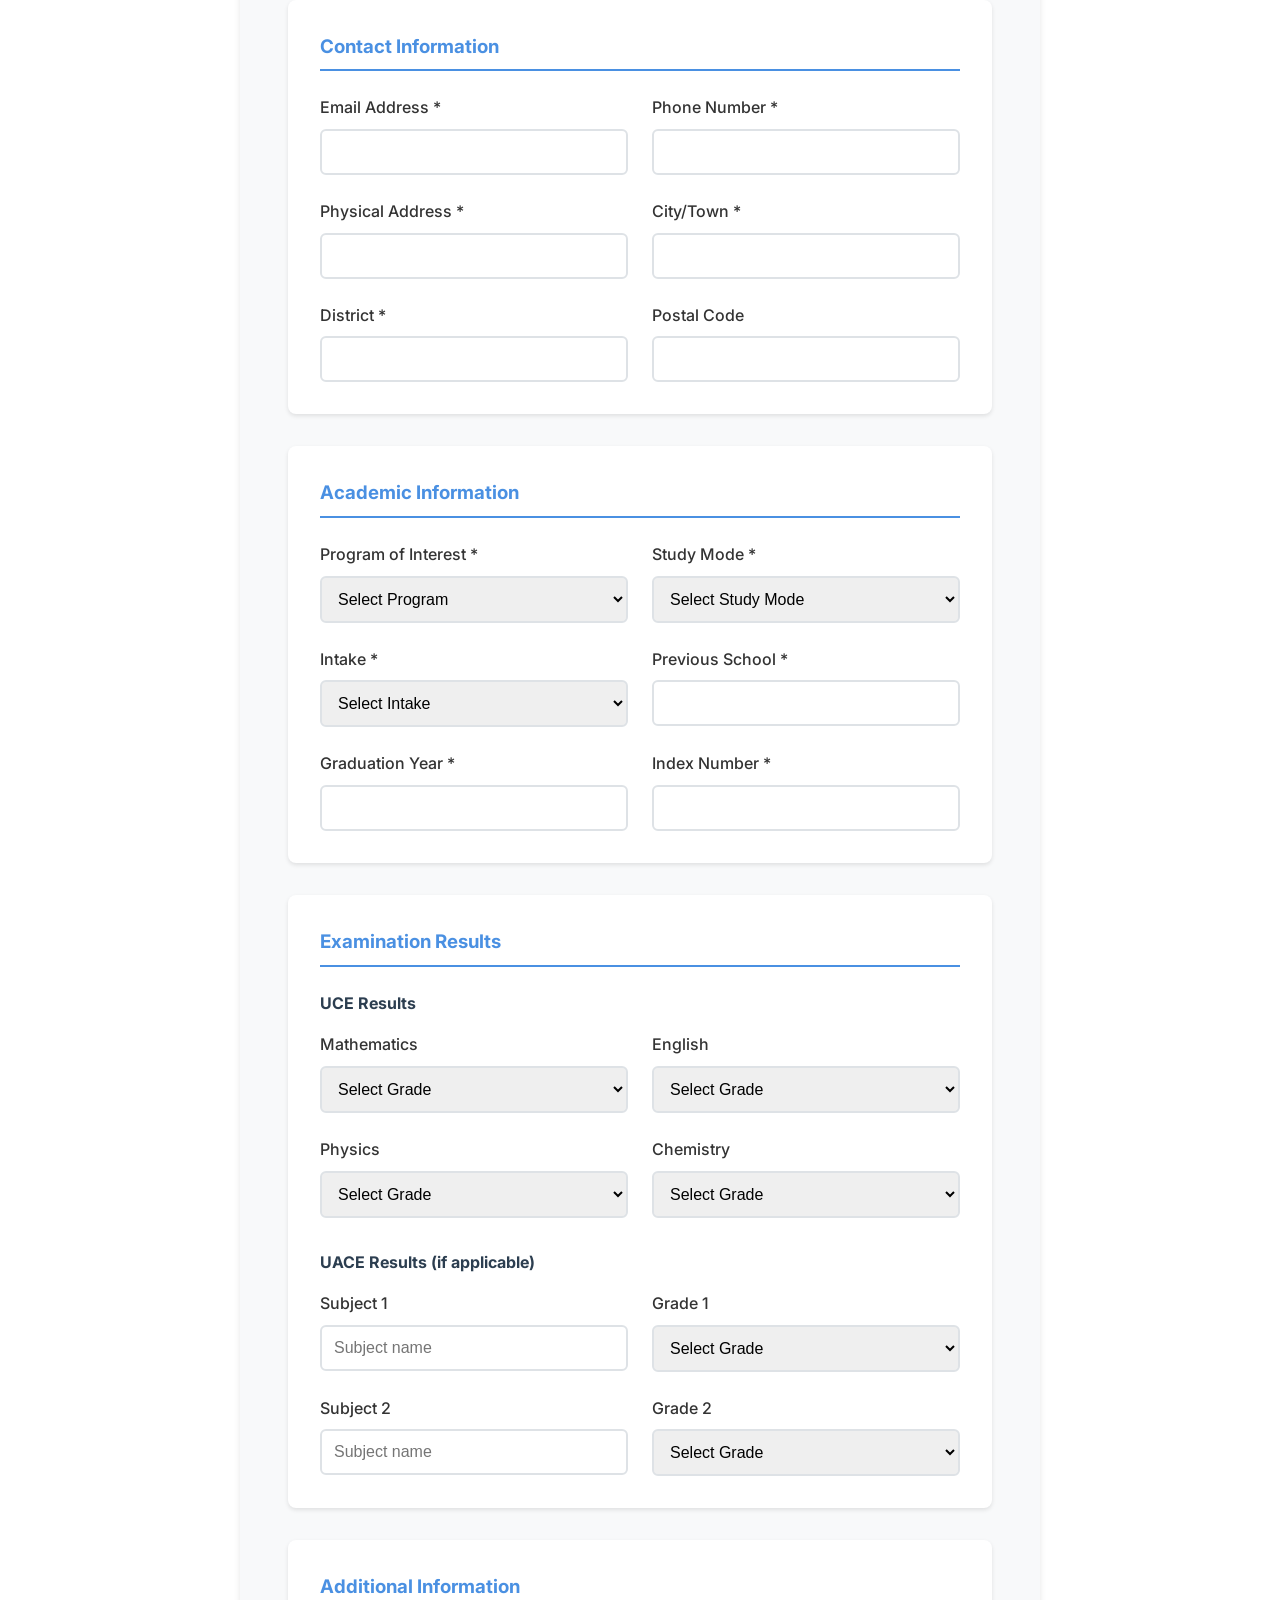
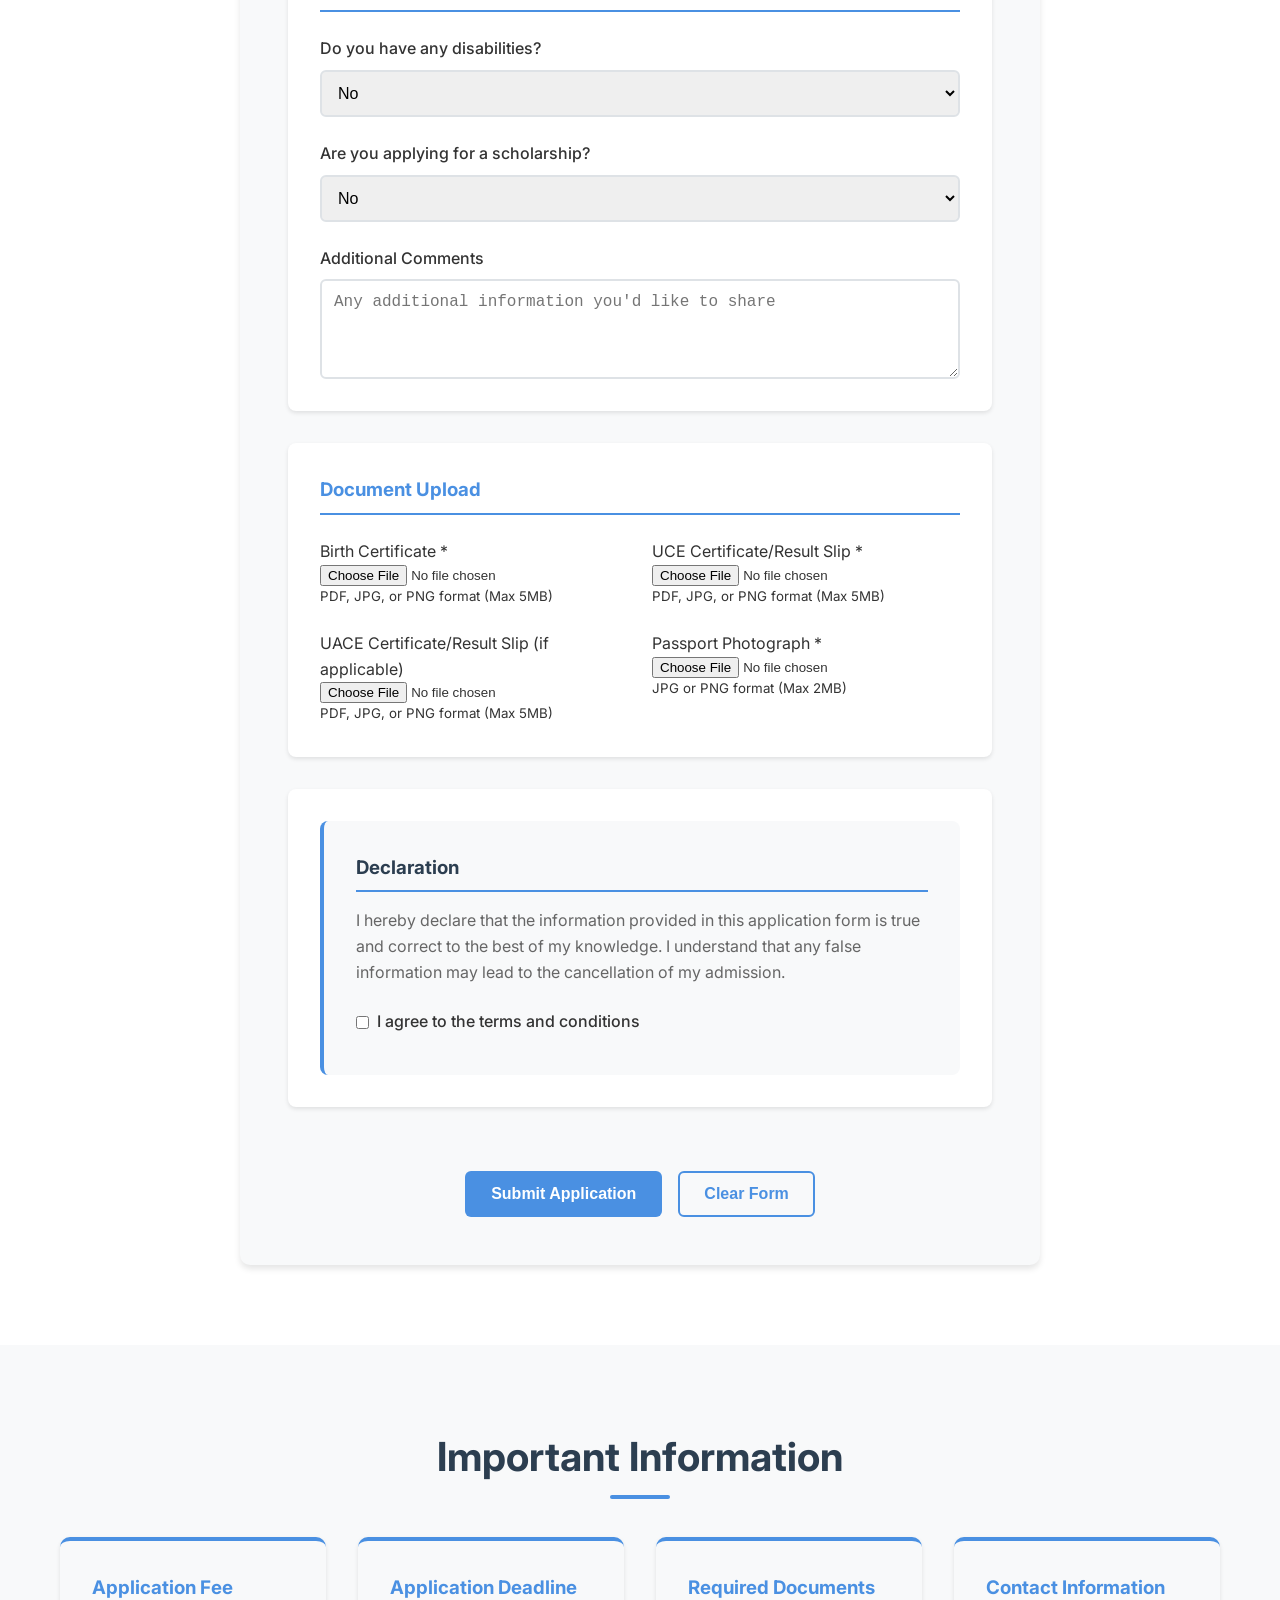
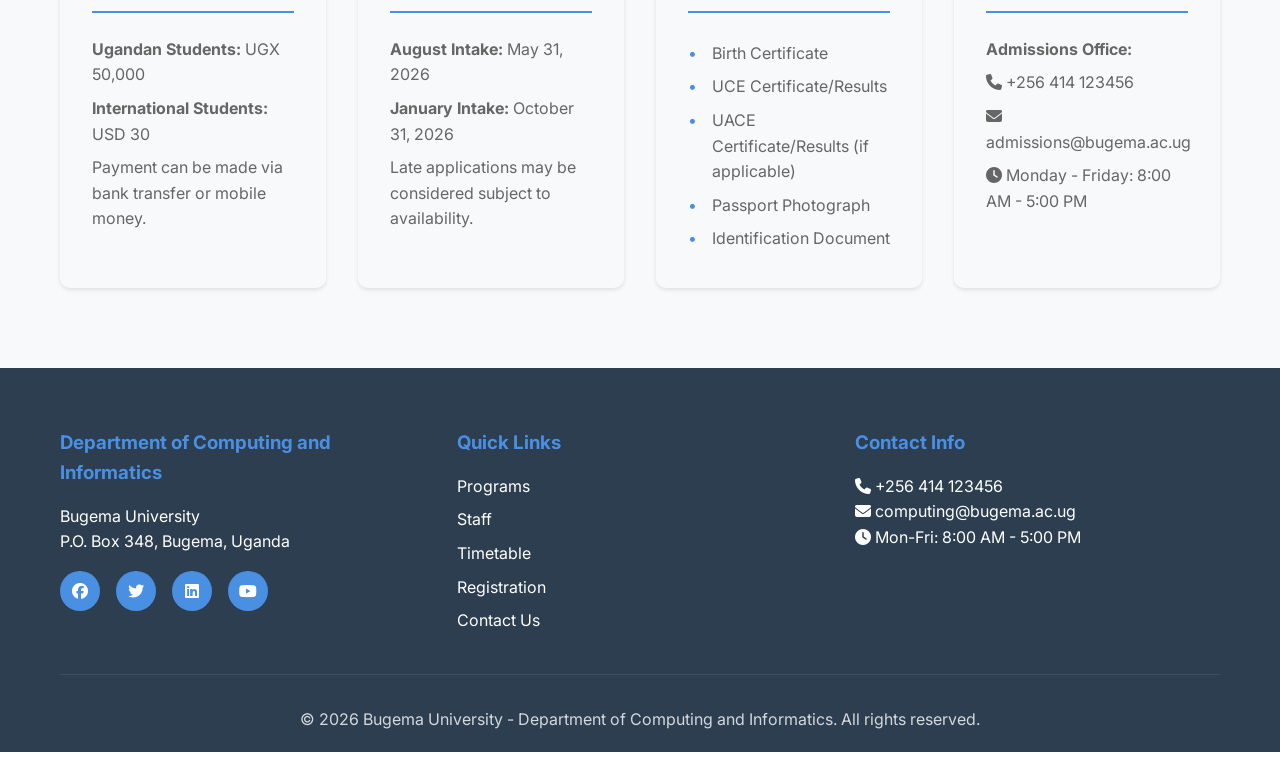
<file: registration.html>
<!DOCTYPE html>
<html lang="en">
<head>
    <meta charset="UTF-8">
    <meta name="viewport" content="width=device-width, initial-scale=1.0">
    <title>Student Registration - Bugema University</title>
    <link rel="stylesheet" href="styles.css">
    <link rel="preconnect" href="https://fonts.googleapis.com">
    <link rel="preconnect" href="https://fonts.gstatic.com" crossorigin>
    <link href="https://fonts.googleapis.com/css2?family=Inter:wght@300;400;500;600;700&display=swap" rel="stylesheet">
    <link rel="stylesheet" href="https://cdnjs.cloudflare.com/ajax/libs/font-awesome/6.4.0/css/all.min.css">
</head>
<body>
    <header class="header">
        <nav class="navbar">
            <div class="nav-container">
                <div class="nav-logo">
                    <img src="Bugema.jpg" alt="Bugema University Logo" class="logo-img">
                    <div class="logo-text">
                        <h1>BUGEMA UNIVERSITY</h1>
                        <span>Excellence in Service</span>
                    </div>
                </div>
                <button class="nav-toggle" id="navToggle" aria-label="Toggle navigation">
                    <span></span>
                    <span></span>
                    <span></span>
                </button>
                <ul class="nav-menu" id="navMenu">
                    <li><a href="index.html" class="nav-link">Home</a></li>
                    <li><a href="department.html" class="nav-link">Department</a></li>
                    <li><a href="programs.html" class="nav-link">Programs</a></li>
                    <li><a href="staff.html" class="nav-link">Staff</a></li>
                    <li><a href="timetable.html" class="nav-link">Timetable</a></li>
                    <li><a href="registration.html" class="nav-link active">Registration</a></li>
                    <li><a href="contact.html" class="nav-link">Contact</a></li>
                </ul>
            </div>
        </nav>
    </header>

    <main>
        <section class="page-header" style="background-image: linear-gradient(rgba(74, 144, 226, 0.8), rgba(44, 62, 80, 0.8)), url('Departem.jpg'); background-size: cover; background-position: center; background-attachment: fixed;">
            <div class="container">
                <h1>Student Registration</h1>
                <p class="page-subtitle">Join Our Department of Computing and Informatics</p>
            </div>
        </section>

        <section class="registration-intro">
            <div class="container">
                <div class="intro-content">
                    <div class="intro-text">
                        <h2>Start Your Journey in Technology</h2>
                        <p>Welcome to the Department of Computing and Informatics at Bugema University! We're excited that you're considering joining our innovative learning community. Our registration process is simple and straightforward.</p>
                    </div>
                    <div class="intro-image">
                        <img src="Departem.jpg" alt="Student Registration">
                    </div>
                </div>
                    
                    <div class="registration-steps">
                        <div class="step">
                            <div class="step-number">1</div>
                            <h3>Choose Your Program</h3>
                            <p>Select from our range of degree, diploma, and certificate programs</p>
                        </div>
                        <div class="step">
                            <div class="step-number">2</div>
                            <h3>Complete Application</h3>
                            <p>Fill out the registration form with your personal and academic details</p>
                        </div>
                        <div class="step">
                            <div class="step-number">3</div>
                            <h3>Submit Documents</h3>
                            <p>Upload required documents and pay the application fee</p>
                        </div>
                        <div class="step">
                            <div class="step-number">4</div>
                            <h3>Receive Confirmation</h3>
                            <p>Get your admission letter and complete the registration process</p>
                        </div>
                    </div>
                </div>
            </div>
        </section>

        <section class="registration-form-section">
            <div class="container">
                <div class="form-container">
                    <div class="form-header">
                        <h2>Application Form</h2>
                        <p>Please fill out all required fields marked with *</p>
                    </div>

                    <form id="registrationForm" class="registration-form">
                        <!-- Personal Information -->
                        <div class="form-section">
                            <h3>Personal Information</h3>
                            <div class="form-grid">
                                <div class="form-group">
                                    <label for="firstName">First Name *</label>
                                    <input type="text" id="firstName" name="firstName" required>
                                </div>
                                <div class="form-group">
                                    <label for="lastName">Last Name *</label>
                                    <input type="text" id="lastName" name="lastName" required>
                                </div>
                                <div class="form-group">
                                    <label for="middleName">Middle Name</label>
                                    <input type="text" id="middleName" name="middleName">
                                </div>
                                <div class="form-group">
                                    <label for="dateOfBirth">Date of Birth *</label>
                                    <input type="date" id="dateOfBirth" name="dateOfBirth" required>
                                </div>
                                <div class="form-group">
                                    <label for="gender">Gender *</label>
                                    <select id="gender" name="gender" required>
                                        <option value="">Select Gender</option>
                                        <option value="male">Male</option>
                                        <option value="female">Female</option>
                                        <option value="other">Other</option>
                                    </select>
                                </div>
                                <div class="form-group">
                                    <label for="nationality">Nationality *</label>
                                    <select id="nationality" name="nationality" required>
                                        <option value="">Select Nationality</option>
                                        <option value="ugandan">Ugandan</option>
                                        <option value="kenyan">Kenyan</option>
                                        <option value="tanzanian">Tanzanian</option>
                                        <option value="rwandan">Rwandan</option>
                                        <option value="other">Other</option>
                                    </select>
                                </div>
                            </div>
                        </div>

                        <!-- Contact Information -->
                        <div class="form-section">
                            <h3>Contact Information</h3>
                            <div class="form-grid">
                                <div class="form-group">
                                    <label for="email">Email Address *</label>
                                    <input type="email" id="email" name="email" required>
                                </div>
                                <div class="form-group">
                                    <label for="phone">Phone Number *</label>
                                    <input type="tel" id="phone" name="phone" required>
                                </div>
                                <div class="form-group">
                                    <label for="address">Physical Address *</label>
                                    <input type="text" id="address" name="address" required>
                                </div>
                                <div class="form-group">
                                    <label for="city">City/Town *</label>
                                    <input type="text" id="city" name="city" required>
                                </div>
                                <div class="form-group">
                                    <label for="district">District *</label>
                                    <input type="text" id="district" name="district" required>
                                </div>
                                <div class="form-group">
                                    <label for="postalCode">Postal Code</label>
                                    <input type="text" id="postalCode" name="postalCode">
                                </div>
                            </div>
                        </div>

                        <!-- Academic Information -->
                        <div class="form-section">
                            <h3>Academic Information</h3>
                            <div class="form-grid">
                                <div class="form-group">
                                    <label for="program">Program of Interest *</label>
                                    <select id="program" name="program" required>
                                        <option value="">Select Program</option>
                                        <optgroup label="Bachelor's Degrees">
                                            <option value="bcs">Bachelor of Computer Science</option>
                                            <option value="bit">Bachelor of Information Technology</option>
                                        </optgroup>
                                        <optgroup label="Diplomas">
                                            <option value="dwd">Diploma in Web Development</option>
                                            <option value="dca">Diploma in Computer Applications</option>
                                        </optgroup>
                                        <optgroup label="Certificates">
                                            <option value="cp">Certificate in Programming</option>
                                            <option value="cn">Certificate in Networking</option>
                                            <option value="cdm">Certificate in Database Management</option>
                                            <option value="cc">Certificate in Cybersecurity</option>
                                        </optgroup>
                                    </select>
                                </div>
                                <div class="form-group">
                                    <label for="studyMode">Study Mode *</label>
                                    <select id="studyMode" name="studyMode" required>
                                        <option value="">Select Study Mode</option>
                                        <option value="fulltime">Full-time</option>
                                        <option value="parttime">Part-time</option>
                                        <option value="weekend">Weekend</option>
                                        <option value="online">Online</option>
                                    </select>
                                </div>
                                <div class="form-group">
                                    <label for="intake">Intake *</label>
                                    <select id="intake" name="intake" required>
                                        <option value="">Select Intake</option>
                                        <option value="august">August 2026</option>
                                        <option value="january">January 2027</option>
                                        <option value="may">May 2027</option>
                                    </select>
                                </div>
                                <div class="form-group">
                                    <label for="previousSchool">Previous School *</label>
                                    <input type="text" id="previousSchool" name="previousSchool" required>
                                </div>
                                <div class="form-group">
                                    <label for="graduationYear">Graduation Year *</label>
                                    <input type="number" id="graduationYear" name="graduationYear" min="2000" max="2026" required>
                                </div>
                                <div class="form-group">
                                    <label for="indexNumber">Index Number *</label>
                                    <input type="text" id="indexNumber" name="indexNumber" required>
                                </div>
                            </div>
                        </div>

                        <!-- Examination Results -->
                        <div class="form-section">
                            <h3>Examination Results</h3>
                            <div class="exam-results">
                                <div class="exam-type">
                                    <h4>UCE Results</h4>
                                    <div class="form-grid">
                                        <div class="form-group">
                                            <label for="uceMath">Mathematics</label>
                                            <select id="uceMath" name="uceMath">
                                                <option value="">Select Grade</option>
                                                <option value="1">1</option>
                                                <option value="2">2</option>
                                                <option value="3">3</option>
                                                <option value="4">4</option>
                                                <option value="5">5</option>
                                                <option value="6">6</option>
                                                <option value="7">7</option>
                                                <option value="8">8</option>
                                                <option value="9">9</option>
                                            </select>
                                        </div>
                                        <div class="form-group">
                                            <label for="uceEnglish">English</label>
                                            <select id="uceEnglish" name="uceEnglish">
                                                <option value="">Select Grade</option>
                                                <option value="1">1</option>
                                                <option value="2">2</option>
                                                <option value="3">3</option>
                                                <option value="4">4</option>
                                                <option value="5">5</option>
                                                <option value="6">6</option>
                                                <option value="7">7</option>
                                                <option value="8">8</option>
                                                <option value="9">9</option>
                                            </select>
                                        </div>
                                        <div class="form-group">
                                            <label for="ucePhysics">Physics</label>
                                            <select id="ucePhysics" name="ucePhysics">
                                                <option value="">Select Grade</option>
                                                <option value="1">1</option>
                                                <option value="2">2</option>
                                                <option value="3">3</option>
                                                <option value="4">4</option>
                                                <option value="5">5</option>
                                                <option value="6">6</option>
                                                <option value="7">7</option>
                                                <option value="8">8</option>
                                                <option value="9">9</option>
                                            </select>
                                        </div>
                                        <div class="form-group">
                                            <label for="uceChemistry">Chemistry</label>
                                            <select id="uceChemistry" name="uceChemistry">
                                                <option value="">Select Grade</option>
                                                <option value="1">1</option>
                                                <option value="2">2</option>
                                                <option value="3">3</option>
                                                <option value="4">4</option>
                                                <option value="5">5</option>
                                                <option value="6">6</option>
                                                <option value="7">7</option>
                                                <option value="8">8</option>
                                                <option value="9">9</option>
                                            </select>
                                        </div>
                                    </div>
                                </div>

                                <div class="exam-type">
                                    <h4>UACE Results (if applicable)</h4>
                                    <div class="form-grid">
                                        <div class="form-group">
                                            <label for="uaceSub1">Subject 1</label>
                                            <input type="text" id="uaceSub1" name="uaceSub1" placeholder="Subject name">
                                        </div>
                                        <div class="form-group">
                                            <label for="uaceGrade1">Grade 1</label>
                                            <select id="uaceGrade1" name="uaceGrade1">
                                                <option value="">Select Grade</option>
                                                <option value="A">A</option>
                                                <option value="B">B</option>
                                                <option value="C">C</option>
                                                <option value="D">D</option>
                                                <option value="E">E</option>
                                                <option value="O">O</option>
                                                <option value="F">F</option>
                                            </select>
                                        </div>
                                        <div class="form-group">
                                            <label for="uaceSub2">Subject 2</label>
                                            <input type="text" id="uaceSub2" name="uaceSub2" placeholder="Subject name">
                                        </div>
                                        <div class="form-group">
                                            <label for="uaceGrade2">Grade 2</label>
                                            <select id="uaceGrade2" name="uaceGrade2">
                                                <option value="">Select Grade</option>
                                                <option value="A">A</option>
                                                <option value="B">B</option>
                                                <option value="C">C</option>
                                                <option value="D">D</option>
                                                <option value="E">E</option>
                                                <option value="O">O</option>
                                                <option value="F">F</option>
                                            </select>
                                        </div>
                                    </div>
                                </div>
                            </div>
                        </div>

                        <!-- Additional Information -->
                        <div class="form-section">
                            <h3>Additional Information</h3>
                            <div class="form-grid">
                                <div class="form-group full-width">
                                    <label for="disability">Do you have any disabilities?</label>
                                    <select id="disability" name="disability">
                                        <option value="no">No</option>
                                        <option value="yes">Yes</option>
                                    </select>
                                </div>
                                <div class="form-group full-width" id="disabilityDetails" style="display: none;">
                                    <label for="disabilityDescription">Please describe your disability</label>
                                    <textarea id="disabilityDescription" name="disabilityDescription" rows="3"></textarea>
                                </div>
                                <div class="form-group full-width">
                                    <label for="scholarship">Are you applying for a scholarship?</label>
                                    <select id="scholarship" name="scholarship">
                                        <option value="no">No</option>
                                        <option value="yes">Yes</option>
                                    </select>
                                </div>
                                <div class="form-group full-width">
                                    <label for="comments">Additional Comments</label>
                                    <textarea id="comments" name="comments" rows="4" placeholder="Any additional information you'd like to share"></textarea>
                                </div>
                            </div>
                        </div>

                        <!-- Document Upload -->
                        <div class="form-section">
                            <h3>Document Upload</h3>
                            <div class="upload-section">
                                <div class="upload-group">
                                    <label for="birthCert">Birth Certificate *</label>
                                    <input type="file" id="birthCert" name="birthCert" accept=".pdf,.jpg,.jpeg,.png" required>
                                    <small>PDF, JPG, or PNG format (Max 5MB)</small>
                                </div>
                                <div class="upload-group">
                                    <label for="uceCert">UCE Certificate/Result Slip *</label>
                                    <input type="file" id="uceCert" name="uceCert" accept=".pdf,.jpg,.jpeg,.png" required>
                                    <small>PDF, JPG, or PNG format (Max 5MB)</small>
                                </div>
                                <div class="upload-group">
                                    <label for="uaceCert">UACE Certificate/Result Slip (if applicable)</label>
                                    <input type="file" id="uaceCert" name="uaceCert" accept=".pdf,.jpg,.jpeg,.png">
                                    <small>PDF, JPG, or PNG format (Max 5MB)</small>
                                </div>
                                <div class="upload-group">
                                    <label for="passportPhoto">Passport Photograph *</label>
                                    <input type="file" id="passportPhoto" name="passportPhoto" accept=".jpg,.jpeg,.png" required>
                                    <small>JPG or PNG format (Max 2MB)</small>
                                </div>
                            </div>
                        </div>

                        <!-- Declaration -->
                        <div class="form-section">
                            <div class="declaration">
                                <h3>Declaration</h3>
                                <div class="declaration-text">
                                    <p>I hereby declare that the information provided in this application form is true and correct to the best of my knowledge. I understand that any false information may lead to the cancellation of my admission.</p>
                                </div>
                                <div class="form-group">
                                    <label class="checkbox-label">
                                        <input type="checkbox" id="declaration" name="declaration" required>
                                        <span>I agree to the terms and conditions</span>
                                    </label>
                                </div>
                            </div>
                        </div>

                        <!-- Submit Button -->
                        <div class="form-actions">
                            <button type="submit" class="btn btn-primary">Submit Application</button>
                            <button type="reset" class="btn btn-secondary">Clear Form</button>
                        </div>
                    </form>
                </div>
            </div>
        </section>

        <section class="important-info">
            <div class="container">
                <h2 class="section-title">Important Information</h2>
                <div class="info-grid">
                    <div class="info-card">
                        <h3>Application Fee</h3>
                        <p><strong>Ugandan Students:</strong> UGX 50,000</p>
                        <p><strong>International Students:</strong> USD 30</p>
                        <p>Payment can be made via bank transfer or mobile money.</p>
                    </div>
                    
                    <div class="info-card">
                        <h3>Application Deadline</h3>
                        <p><strong>August Intake:</strong> May 31, 2026</p>
                        <p><strong>January Intake:</strong> October 31, 2026</p>
                        <p>Late applications may be considered subject to availability.</p>
                    </div>
                    
                    <div class="info-card">
                        <h3>Required Documents</h3>
                        <ul>
                            <li>Birth Certificate</li>
                            <li>UCE Certificate/Results</li>
                            <li>UACE Certificate/Results (if applicable)</li>
                            <li>Passport Photograph</li>
                            <li>Identification Document</li>
                        </ul>
                    </div>
                    
                    <div class="info-card">
                        <h3>Contact Information</h3>
                        <p><strong>Admissions Office:</strong></p>
                        <p><i class="fas fa-phone"></i> +256 414 123456</p>
                        <p><i class="fas fa-envelope"></i> admissions@bugema.ac.ug</p>
                        <p><i class="fas fa-clock"></i> Monday - Friday: 8:00 AM - 5:00 PM</p>
                    </div>
                </div>
            </div>
        </section>
    </main>

    <footer class="footer">
        <div class="container">
            <div class="footer-content">
                <div class="footer-section">
                    <h3>Department of Computing and Informatics</h3>
                    <p>Bugema University</p>
                    <p>P.O. Box 348, Bugema, Uganda</p>
                    <div class="social-links">
                        <a href="#" aria-label="Facebook"><i class="fab fa-facebook"></i></a>
                        <a href="#" aria-label="Twitter"><i class="fab fa-twitter"></i></a>
                        <a href="#" aria-label="LinkedIn"><i class="fab fa-linkedin"></i></a>
                        <a href="#" aria-label="YouTube"><i class="fab fa-youtube"></i></a>
                    </div>
                </div>
                <div class="footer-section">
                    <h3>Quick Links</h3>
                    <ul>
                        <li><a href="programs.html">Programs</a></li>
                        <li><a href="staff.html">Staff</a></li>
                        <li><a href="timetable.html">Timetable</a></li>
                        <li><a href="registration.html">Registration</a></li>
                        <li><a href="contact.html">Contact Us</a></li>
                    </ul>
                </div>
                <div class="footer-section">
                    <h3>Contact Info</h3>
                    <p><i class="fas fa-phone"></i> +256 414 123456</p>
                    <p><i class="fas fa-envelope"></i> computing@bugema.ac.ug</p>
                    <p><i class="fas fa-clock"></i> Mon-Fri: 8:00 AM - 5:00 PM</p>
                </div>
            </div>
            <div class="footer-bottom">
                <p>&copy; 2026 Bugema University - Department of Computing and Informatics. All rights reserved.</p>
            </div>
        </div>
    </footer>

    <script src="script.js"></script>
    <script>
        // Show/hide disability details
        document.getElementById('disability').addEventListener('change', function() {
            const disabilityDetails = document.getElementById('disabilityDetails');
            if (this.value === 'yes') {
                disabilityDetails.style.display = 'block';
            } else {
                disabilityDetails.style.display = 'none';
            }
        });

        // Form submission
        document.getElementById('registrationForm').addEventListener('submit', function(e) {
            e.preventDefault();
            
            // Basic validation
            const requiredFields = this.querySelectorAll('[required]');
            let isValid = true;
            
            requiredFields.forEach(field => {
                if (!field.value) {
                    isValid = false;
                    field.style.borderColor = '#E74C3C';
                } else {
                    field.style.borderColor = '';
                }
            });
            
            if (!isValid) {
                alert('Please fill in all required fields.');
                return;
            }
            
            // Show success message
            const successMessage = document.createElement('div');
            successMessage.className = 'success-message';
            successMessage.innerHTML = `
                <div style="background: #27AE60; color: white; padding: 1rem; border-radius: 6px; margin-bottom: 1rem; text-align: center;">
                    <h3>Application Submitted Successfully!</h3>
                    <p>Thank you for your application. We will review it and contact you soon.</p>
                    <p>Your application reference number is: BU${Math.floor(Math.random() * 1000000)}</p>
                </div>
            `;
            
            this.parentNode.insertBefore(successMessage, this);
            this.reset();
            
            // Scroll to top
            window.scrollTo({ top: 0, behavior: 'smooth' });
            
            // Remove message after 10 seconds
            setTimeout(() => {
                successMessage.remove();
            }, 10000);
        });

        // File upload validation
        const fileInputs = document.querySelectorAll('input[type="file"]');
        fileInputs.forEach(input => {
            input.addEventListener('change', function() {
                const file = this.files[0];
                if (file) {
                    const maxSize = this.id === 'passportPhoto' ? 2 * 1024 * 1024 : 5 * 1024 * 1024; // 2MB or 5MB
                    if (file.size > maxSize) {
                        alert('File size exceeds the maximum limit.');
                        this.value = '';
                    }
                }
            });
        });
    </script>
</body>
</html>
</file>
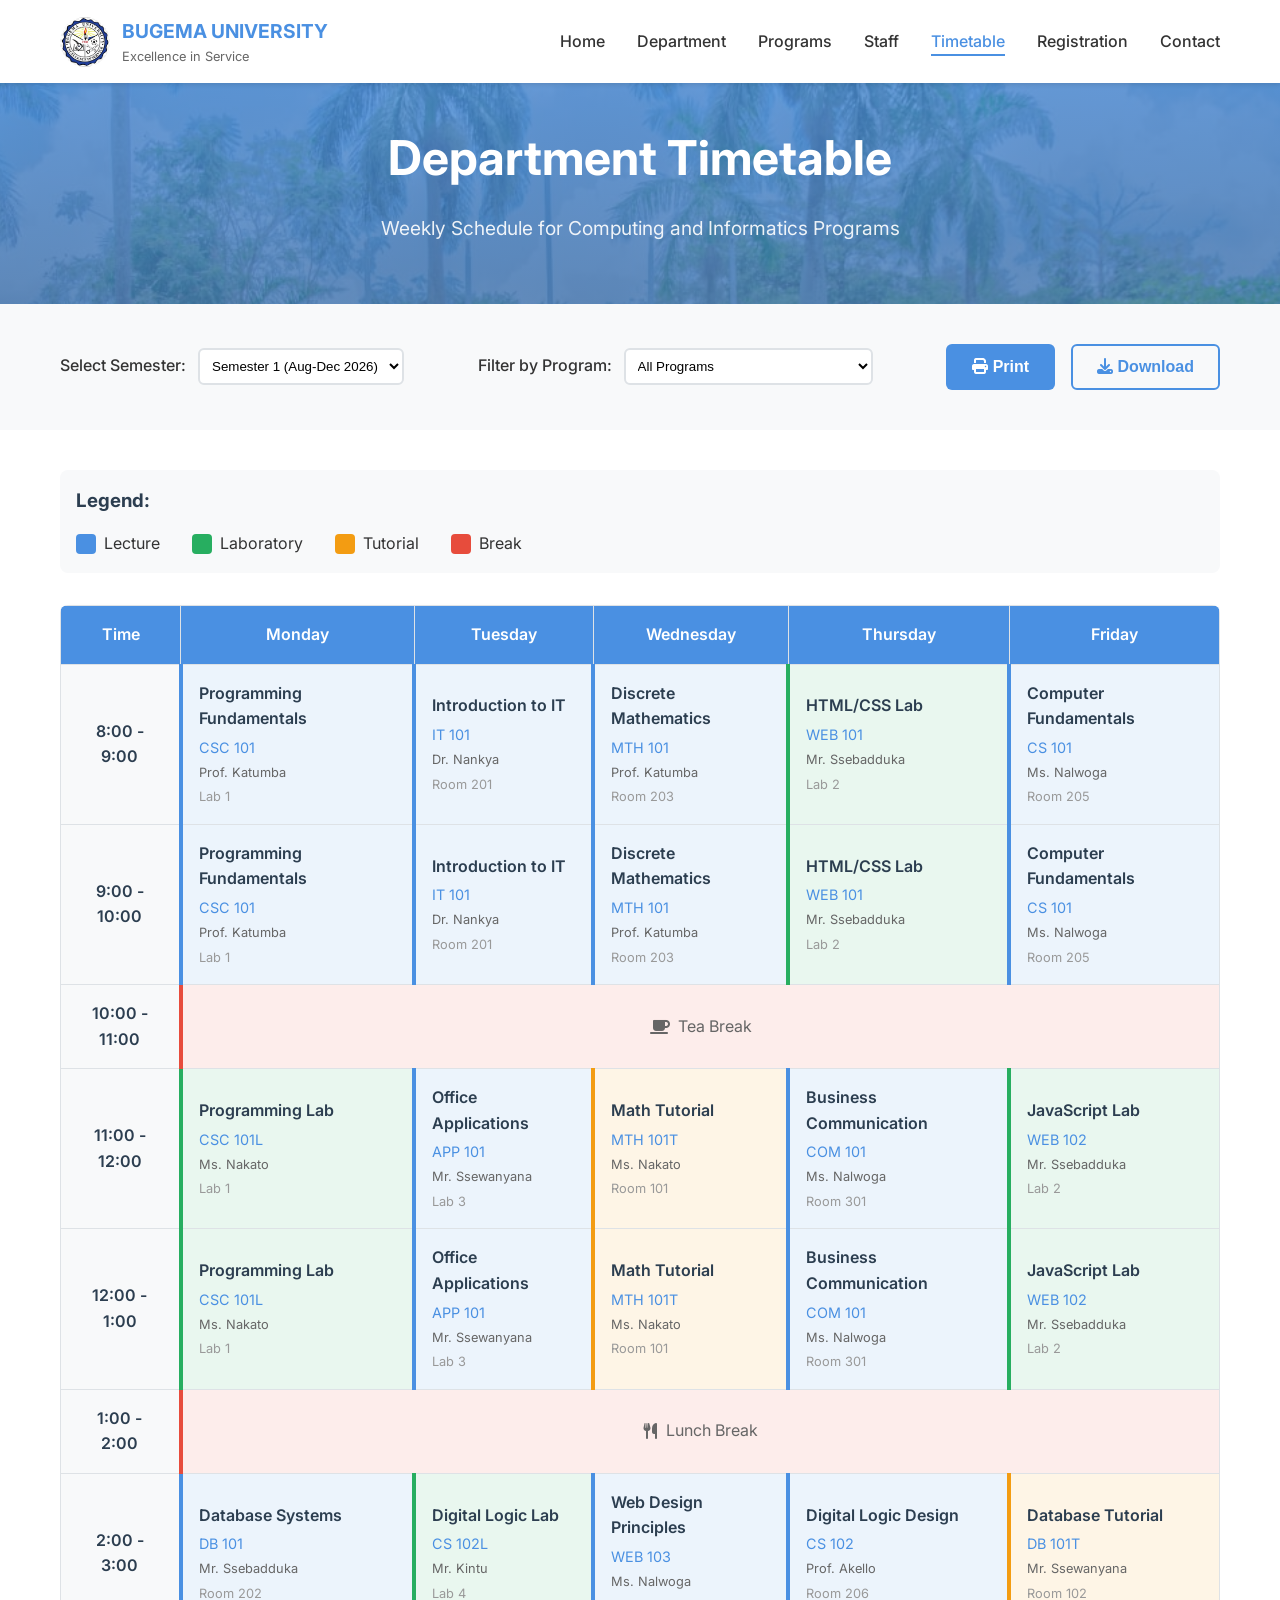
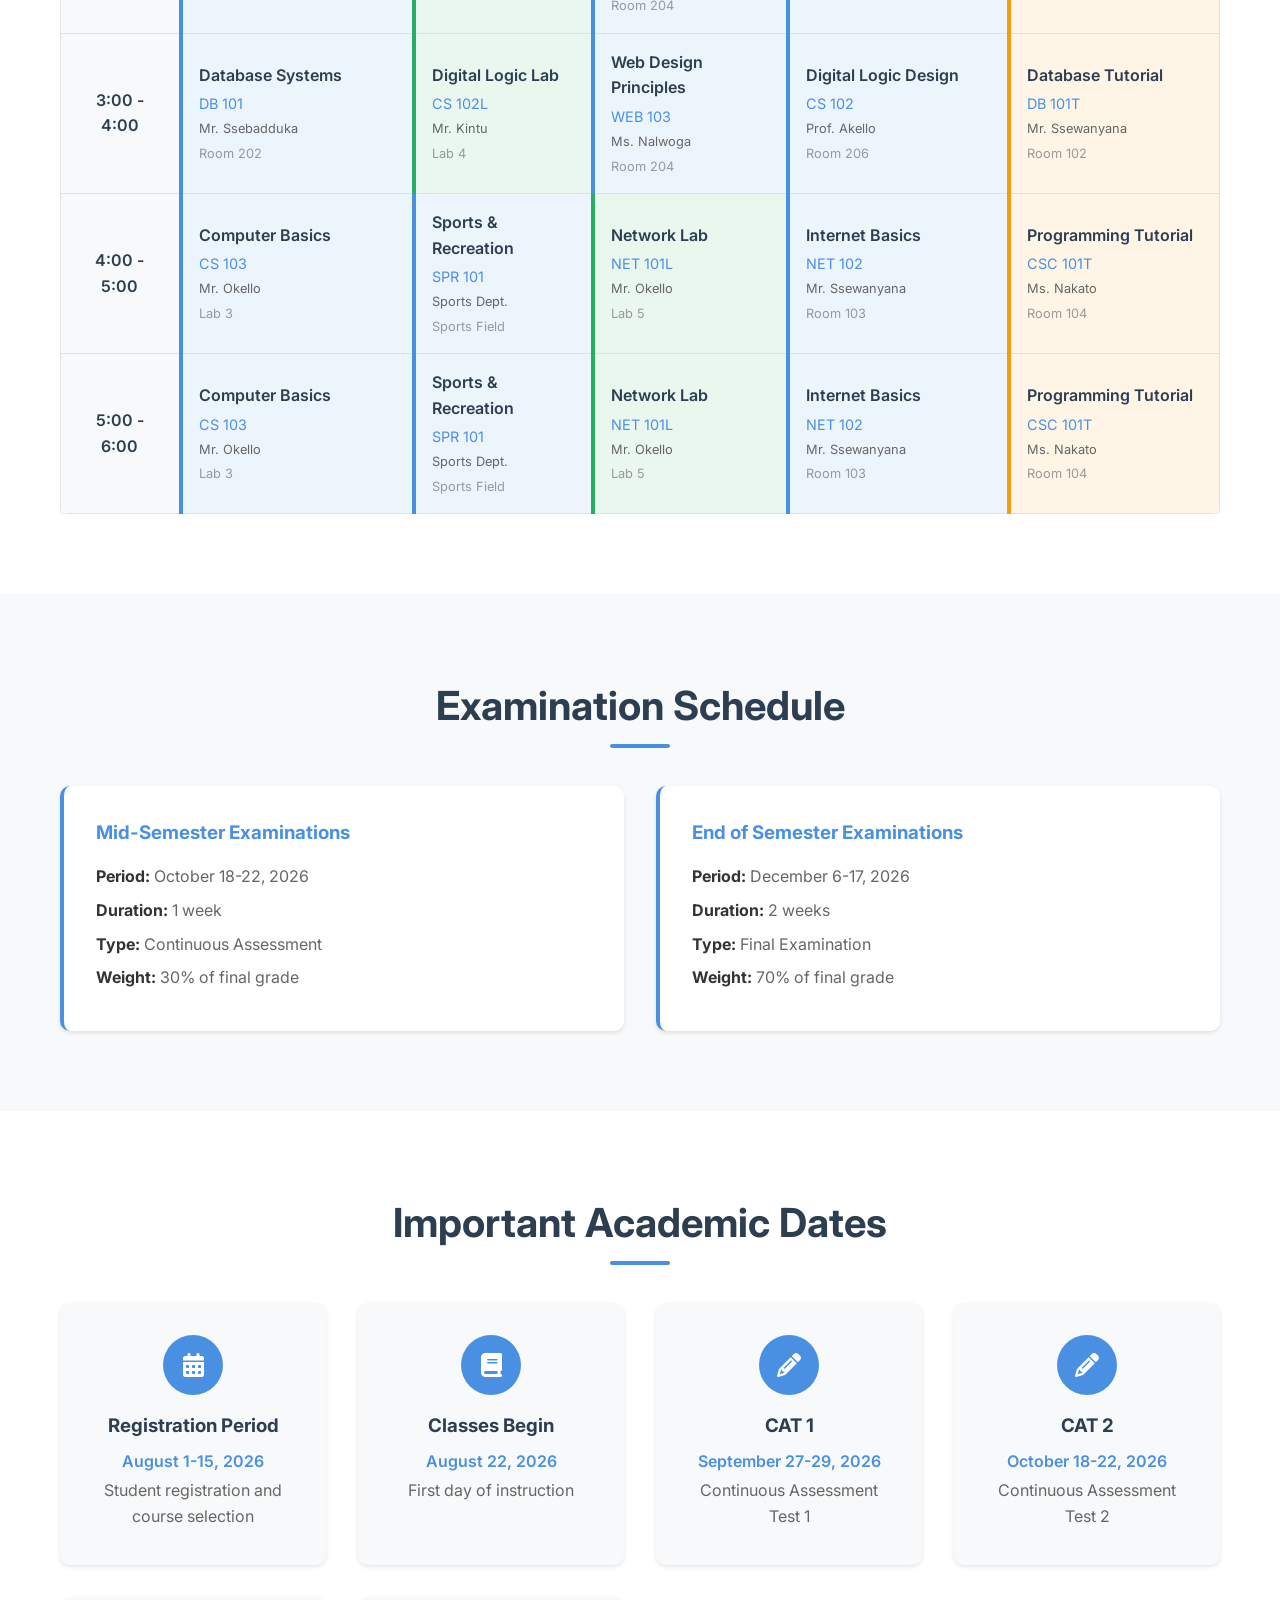
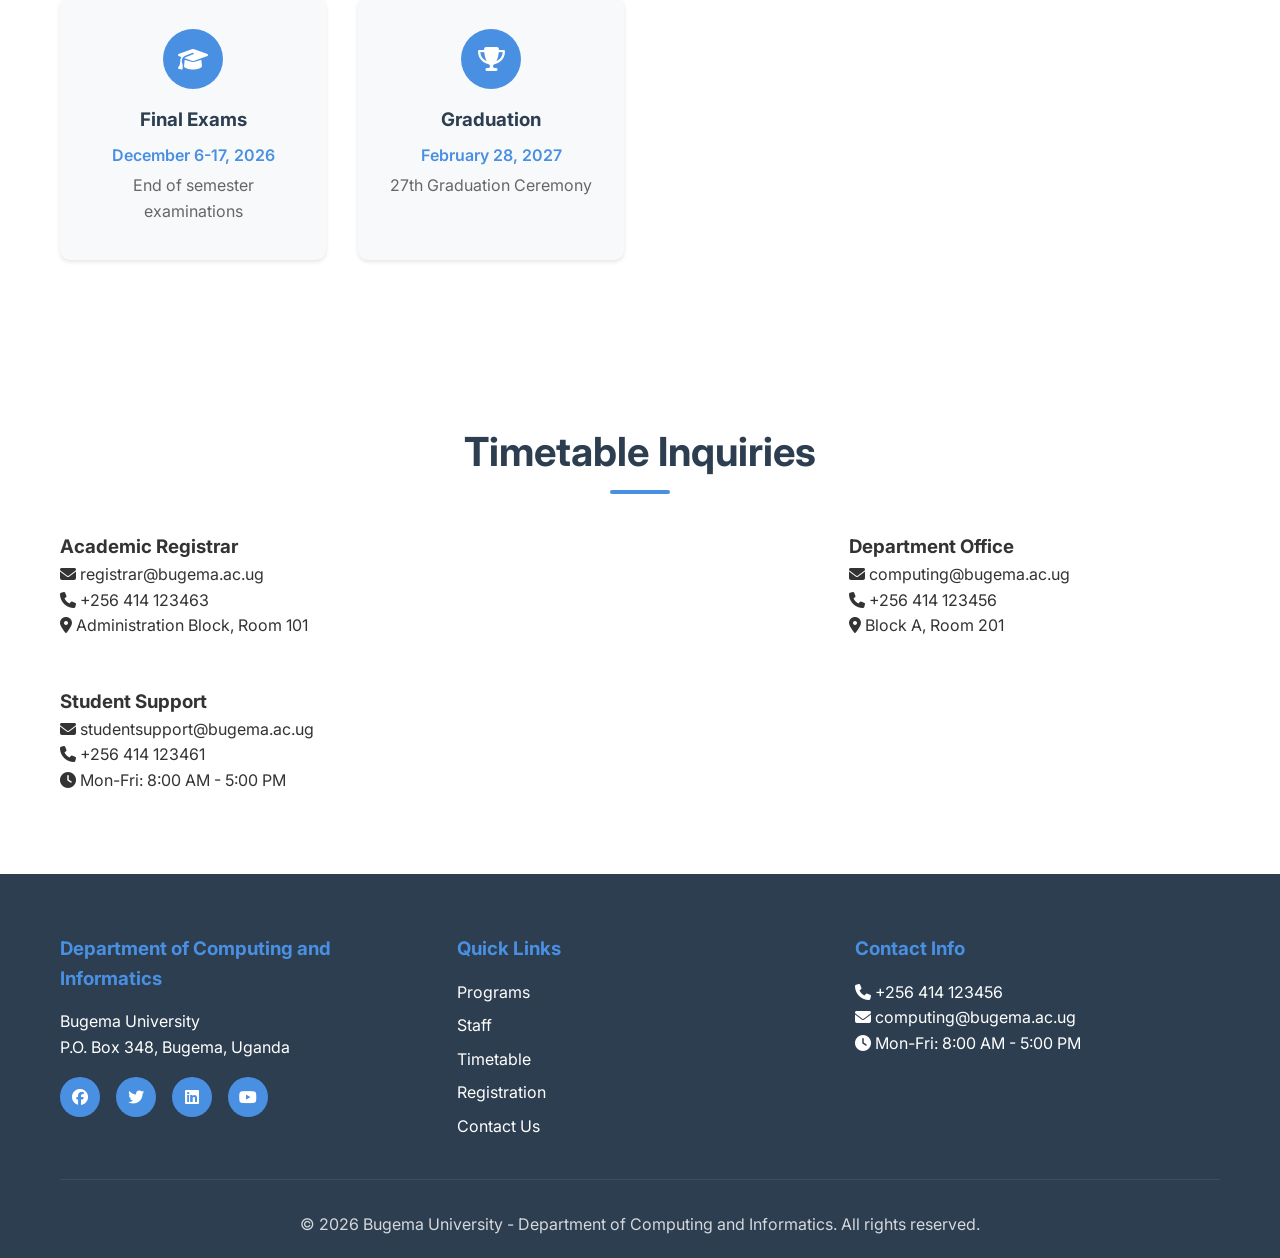
<file: timetable.html>
<!DOCTYPE html>
<html lang="en">
<head>
    <meta charset="UTF-8">
    <meta name="viewport" content="width=device-width, initial-scale=1.0">
    <title>Department Timetable - Bugema University</title>
    <link rel="stylesheet" href="styles.css">
    <link rel="preconnect" href="https://fonts.googleapis.com">
    <link rel="preconnect" href="https://fonts.gstatic.com" crossorigin>
    <link href="https://fonts.googleapis.com/css2?family=Inter:wght@300;400;500;600;700&display=swap" rel="stylesheet">
    <link rel="stylesheet" href="https://cdnjs.cloudflare.com/ajax/libs/font-awesome/6.4.0/css/all.min.css">
</head>
<body>
    <header class="header">
        <nav class="navbar">
            <div class="nav-container">
                <div class="nav-logo">
                    <img src="Bugema.jpg" alt="Bugema University Logo" class="logo-img">
                    <div class="logo-text">
                        <h1>BUGEMA UNIVERSITY</h1>
                        <span>Excellence in Service</span>
                    </div>
                </div>
                <button class="nav-toggle" id="navToggle" aria-label="Toggle navigation">
                    <span></span>
                    <span></span>
                    <span></span>
                </button>
                <ul class="nav-menu" id="navMenu">
                    <li><a href="index.html" class="nav-link">Home</a></li>
                    <li><a href="department.html" class="nav-link">Department</a></li>
                    <li><a href="programs.html" class="nav-link">Programs</a></li>
                    <li><a href="staff.html" class="nav-link">Staff</a></li>
                    <li><a href="timetable.html" class="nav-link active">Timetable</a></li>
                    <li><a href="registration.html" class="nav-link">Registration</a></li>
                    <li><a href="contact.html" class="nav-link">Contact</a></li>
                </ul>
            </div>
        </nav>
    </header>

    <main>
        <section class="page-header" style="background-image: linear-gradient(rgba(74, 144, 226, 0.8), rgba(44, 62, 80, 0.8)), url('Departem.jpg'); background-size: cover; background-position: center; background-attachment: fixed;">
            <div class="container">
                <h1>Department Timetable</h1>
                <p class="page-subtitle">Weekly Schedule for Computing and Informatics Programs</p>
            </div>
        </section>

        <section class="timetable-controls">
            <div class="container">
                <div class="controls-content">
                    <div class="semester-selector">
                        <label for="semester">Select Semester:</label>
                        <select id="semester">
                            <option value="sem1">Semester 1 (Aug-Dec 2026)</option>
                            <option value="sem2">Semester 2 (Jan-May 2027)</option>
                        </select>
                    </div>
                    
                    <div class="program-filter">
                        <label for="programFilter">Filter by Program:</label>
                        <select id="programFilter">
                            <option value="all">All Programs</option>
                            <option value="bcs">Bachelor of Computer Science</option>
                            <option value="bit">Bachelor of Information Technology</option>
                            <option value="dwd">Diploma in Web Development</option>
                            <option value="dca">Diploma in Computer Applications</option>
                        </select>
                    </div>
                    
                    <div class="view-options">
                        <button class="btn btn-primary" id="printBtn"><i class="fas fa-print"></i> Print</button>
                        <button class="btn btn-secondary" id="downloadBtn"><i class="fas fa-download"></i> Download</button>
                    </div>
                </div>
            </div>
        </section>

        <section class="timetable-section">
            <div class="container">
                <div class="timetable-wrapper">
                    <div class="timetable-legend">
                        <h3>Legend:</h3>
                        <div class="legend-items">
                            <div class="legend-item">
                                <span class="legend-color lecture"></span>
                                <span>Lecture</span>
                            </div>
                            <div class="legend-item">
                                <span class="legend-color lab"></span>
                                <span>Laboratory</span>
                            </div>
                            <div class="legend-item">
                                <span class="legend-color tutorial"></span>
                                <span>Tutorial</span>
                            </div>
                            <div class="legend-item">
                                <span class="legend-color break"></span>
                                <span>Break</span>
                            </div>
                        </div>
                    </div>

                    <div class="timetable-table-wrapper">
                        <table class="timetable-table" id="timetable">
                            <thead>
                                <tr>
                                    <th class="time-column">Time</th>
                                    <th>Monday</th>
                                    <th>Tuesday</th>
                                    <th>Wednesday</th>
                                    <th>Thursday</th>
                                    <th>Friday</th>
                                </tr>
                            </thead>
                            <tbody>
                                <tr>
                                    <td class="time-slot">8:00 - 9:00</td>
                                    <td class="lecture" data-program="bcs">
                                        <div class="course-info">
                                            <div class="course-name">Programming Fundamentals</div>
                                            <div class="course-code">CSC 101</div>
                                            <div class="instructor">Prof. Katumba</div>
                                            <div class="room">Lab 1</div>
                                        </div>
                                    </td>
                                    <td class="lecture" data-program="bit">
                                        <div class="course-info">
                                            <div class="course-name">Introduction to IT</div>
                                            <div class="course-code">IT 101</div>
                                            <div class="instructor">Dr. Nankya</div>
                                            <div class="room">Room 201</div>
                                        </div>
                                    </td>
                                    <td class="lecture" data-program="bcs">
                                        <div class="course-info">
                                            <div class="course-name">Discrete Mathematics</div>
                                            <div class="course-code">MTH 101</div>
                                            <div class="instructor">Prof. Katumba</div>
                                            <div class="room">Room 203</div>
                                        </div>
                                    </td>
                                    <td class="lab" data-program="dwd">
                                        <div class="course-info">
                                            <div class="course-name">HTML/CSS Lab</div>
                                            <div class="course-code">WEB 101</div>
                                            <div class="instructor">Mr. Ssebadduka</div>
                                            <div class="room">Lab 2</div>
                                        </div>
                                    </td>
                                    <td class="lecture" data-program="bit">
                                        <div class="course-info">
                                            <div class="course-name">Computer Fundamentals</div>
                                            <div class="course-code">CS 101</div>
                                            <div class="instructor">Ms. Nalwoga</div>
                                            <div class="room">Room 205</div>
                                        </div>
                                    </td>
                                </tr>
                                <tr>
                                    <td class="time-slot">9:00 - 10:00</td>
                                    <td class="lecture" data-program="bcs">
                                        <div class="course-info">
                                            <div class="course-name">Programming Fundamentals</div>
                                            <div class="course-code">CSC 101</div>
                                            <div class="instructor">Prof. Katumba</div>
                                            <div class="room">Lab 1</div>
                                        </div>
                                    </td>
                                    <td class="lecture" data-program="bit">
                                        <div class="course-info">
                                            <div class="course-name">Introduction to IT</div>
                                            <div class="course-code">IT 101</div>
                                            <div class="instructor">Dr. Nankya</div>
                                            <div class="room">Room 201</div>
                                        </div>
                                    </td>
                                    <td class="lecture" data-program="bcs">
                                        <div class="course-info">
                                            <div class="course-name">Discrete Mathematics</div>
                                            <div class="course-code">MTH 101</div>
                                            <div class="instructor">Prof. Katumba</div>
                                            <div class="room">Room 203</div>
                                        </div>
                                    </td>
                                    <td class="lab" data-program="dwd">
                                        <div class="course-info">
                                            <div class="course-name">HTML/CSS Lab</div>
                                            <div class="course-code">WEB 101</div>
                                            <div class="instructor">Mr. Ssebadduka</div>
                                            <div class="room">Lab 2</div>
                                        </div>
                                    </td>
                                    <td class="lecture" data-program="bit">
                                        <div class="course-info">
                                            <div class="course-name">Computer Fundamentals</div>
                                            <div class="course-code">CS 101</div>
                                            <div class="instructor">Ms. Nalwoga</div>
                                            <div class="room">Room 205</div>
                                        </div>
                                    </td>
                                </tr>
                                <tr>
                                    <td class="time-slot">10:00 - 11:00</td>
                                    <td class="break" colspan="5">
                                        <div class="break-info">
                                            <i class="fas fa-coffee"></i>
                                            <span>Tea Break</span>
                                        </div>
                                    </td>
                                </tr>
                                <tr>
                                    <td class="time-slot">11:00 - 12:00</td>
                                    <td class="lab" data-program="bcs">
                                        <div class="course-info">
                                            <div class="course-name">Programming Lab</div>
                                            <div class="course-code">CSC 101L</div>
                                            <div class="instructor">Ms. Nakato</div>
                                            <div class="room">Lab 1</div>
                                        </div>
                                    </td>
                                    <td class="lecture" data-program="dca">
                                        <div class="course-info">
                                            <div class="course-name">Office Applications</div>
                                            <div class="course-code">APP 101</div>
                                            <div class="instructor">Mr. Ssewanyana</div>
                                            <div class="room">Lab 3</div>
                                        </div>
                                    </td>
                                    <td class="tutorial" data-program="bcs">
                                        <div class="course-info">
                                            <div class="course-name">Math Tutorial</div>
                                            <div class="course-code">MTH 101T</div>
                                            <div class="instructor">Ms. Nakato</div>
                                            <div class="room">Room 101</div>
                                        </div>
                                    </td>
                                    <td class="lecture" data-program="bit">
                                        <div class="course-info">
                                            <div class="course-name">Business Communication</div>
                                            <div class="course-code">COM 101</div>
                                            <div class="instructor">Ms. Nalwoga</div>
                                            <div class="room">Room 301</div>
                                        </div>
                                    </td>
                                    <td class="lab" data-program="dwd">
                                        <div class="course-info">
                                            <div class="course-name">JavaScript Lab</div>
                                            <div class="course-code">WEB 102</div>
                                            <div class="instructor">Mr. Ssebadduka</div>
                                            <div class="room">Lab 2</div>
                                        </div>
                                    </td>
                                </tr>
                                <tr>
                                    <td class="time-slot">12:00 - 1:00</td>
                                    <td class="lab" data-program="bcs">
                                        <div class="course-info">
                                            <div class="course-name">Programming Lab</div>
                                            <div class="course-code">CSC 101L</div>
                                            <div class="instructor">Ms. Nakato</div>
                                            <div class="room">Lab 1</div>
                                        </div>
                                    </td>
                                    <td class="lecture" data-program="dca">
                                        <div class="course-info">
                                            <div class="course-name">Office Applications</div>
                                            <div class="course-code">APP 101</div>
                                            <div class="instructor">Mr. Ssewanyana</div>
                                            <div class="room">Lab 3</div>
                                        </div>
                                    </td>
                                    <td class="tutorial" data-program="bcs">
                                        <div class="course-info">
                                            <div class="course-name">Math Tutorial</div>
                                            <div class="course-code">MTH 101T</div>
                                            <div class="instructor">Ms. Nakato</div>
                                            <div class="room">Room 101</div>
                                        </div>
                                    </td>
                                    <td class="lecture" data-program="bit">
                                        <div class="course-info">
                                            <div class="course-name">Business Communication</div>
                                            <div class="course-code">COM 101</div>
                                            <div class="instructor">Ms. Nalwoga</div>
                                            <div class="room">Room 301</div>
                                        </div>
                                    </td>
                                    <td class="lab" data-program="dwd">
                                        <div class="course-info">
                                            <div class="course-name">JavaScript Lab</div>
                                            <div class="course-code">WEB 102</div>
                                            <div class="instructor">Mr. Ssebadduka</div>
                                            <div class="room">Lab 2</div>
                                        </div>
                                    </td>
                                </tr>
                                <tr>
                                    <td class="time-slot">1:00 - 2:00</td>
                                    <td class="break" colspan="5">
                                        <div class="break-info">
                                            <i class="fas fa-utensils"></i>
                                            <span>Lunch Break</span>
                                        </div>
                                    </td>
                                </tr>
                                <tr>
                                    <td class="time-slot">2:00 - 3:00</td>
                                    <td class="lecture" data-program="bit">
                                        <div class="course-info">
                                            <div class="course-name">Database Systems</div>
                                            <div class="course-code">DB 101</div>
                                            <div class="instructor">Mr. Ssebadduka</div>
                                            <div class="room">Room 202</div>
                                        </div>
                                    </td>
                                    <td class="lab" data-program="bcs">
                                        <div class="course-info">
                                            <div class="course-name">Digital Logic Lab</div>
                                            <div class="course-code">CS 102L</div>
                                            <div class="instructor">Mr. Kintu</div>
                                            <div class="room">Lab 4</div>
                                        </div>
                                    </td>
                                    <td class="lecture" data-program="dwd">
                                        <div class="course-info">
                                            <div class="course-name">Web Design Principles</div>
                                            <div class="course-code">WEB 103</div>
                                            <div class="instructor">Ms. Nalwoga</div>
                                            <div class="room">Room 204</div>
                                        </div>
                                    </td>
                                    <td class="lecture" data-program="bcs">
                                        <div class="course-info">
                                            <div class="course-name">Digital Logic Design</div>
                                            <div class="course-code">CS 102</div>
                                            <div class="instructor">Prof. Akello</div>
                                            <div class="room">Room 206</div>
                                        </div>
                                    </td>
                                    <td class="tutorial" data-program="bit">
                                        <div class="course-info">
                                            <div class="course-name">Database Tutorial</div>
                                            <div class="course-code">DB 101T</div>
                                            <div class="instructor">Mr. Ssewanyana</div>
                                            <div class="room">Room 102</div>
                                        </div>
                                    </td>
                                </tr>
                                <tr>
                                    <td class="time-slot">3:00 - 4:00</td>
                                    <td class="lecture" data-program="bit">
                                        <div class="course-info">
                                            <div class="course-name">Database Systems</div>
                                            <div class="course-code">DB 101</div>
                                            <div class="instructor">Mr. Ssebadduka</div>
                                            <div class="room">Room 202</div>
                                        </div>
                                    </td>
                                    <td class="lab" data-program="bcs">
                                        <div class="course-info">
                                            <div class="course-name">Digital Logic Lab</div>
                                            <div class="course-code">CS 102L</div>
                                            <div class="instructor">Mr. Kintu</div>
                                            <div class="room">Lab 4</div>
                                        </div>
                                    </td>
                                    <td class="lecture" data-program="dwd">
                                        <div class="course-info">
                                            <div class="course-name">Web Design Principles</div>
                                            <div class="course-code">WEB 103</div>
                                            <div class="instructor">Ms. Nalwoga</div>
                                            <div class="room">Room 204</div>
                                        </div>
                                    </td>
                                    <td class="lecture" data-program="bcs">
                                        <div class="course-info">
                                            <div class="course-name">Digital Logic Design</div>
                                            <div class="course-code">CS 102</div>
                                            <div class="instructor">Prof. Akello</div>
                                            <div class="room">Room 206</div>
                                        </div>
                                    </td>
                                    <td class="tutorial" data-program="bit">
                                        <div class="course-info">
                                            <div class="course-name">Database Tutorial</div>
                                            <div class="course-code">DB 101T</div>
                                            <div class="instructor">Mr. Ssewanyana</div>
                                            <div class="room">Room 102</div>
                                        </div>
                                    </td>
                                </tr>
                                <tr>
                                    <td class="time-slot">4:00 - 5:00</td>
                                    <td class="lecture" data-program="dca">
                                        <div class="course-info">
                                            <div class="course-name">Computer Basics</div>
                                            <div class="course-code">CS 103</div>
                                            <div class="instructor">Mr. Okello</div>
                                            <div class="room">Lab 3</div>
                                        </div>
                                    </td>
                                    <td class="lecture" data-program="all">
                                        <div class="course-info">
                                            <div class="course-name">Sports & Recreation</div>
                                            <div class="course-code">SPR 101</div>
                                            <div class="instructor">Sports Dept.</div>
                                            <div class="room">Sports Field</div>
                                        </div>
                                    </td>
                                    <td class="lab" data-program="bit">
                                        <div class="course-info">
                                            <div class="course-name">Network Lab</div>
                                            <div class="course-code">NET 101L</div>
                                            <div class="instructor">Mr. Okello</div>
                                            <div class="room">Lab 5</div>
                                        </div>
                                    </td>
                                    <td class="lecture" data-program="dca">
                                        <div class="course-info">
                                            <div class="course-name">Internet Basics</div>
                                            <div class="course-code">NET 102</div>
                                            <div class="instructor">Mr. Ssewanyana</div>
                                            <div class="room">Room 103</div>
                                        </div>
                                    </td>
                                    <td class="tutorial" data-program="bcs">
                                        <div class="course-info">
                                            <div class="course-name">Programming Tutorial</div>
                                            <div class="course-code">CSC 101T</div>
                                            <div class="instructor">Ms. Nakato</div>
                                            <div class="room">Room 104</div>
                                        </div>
                                    </td>
                                </tr>
                                <tr>
                                    <td class="time-slot">5:00 - 6:00</td>
                                    <td class="lecture" data-program="dca">
                                        <div class="course-info">
                                            <div class="course-name">Computer Basics</div>
                                            <div class="course-code">CS 103</div>
                                            <div class="instructor">Mr. Okello</div>
                                            <div class="room">Lab 3</div>
                                        </div>
                                    </td>
                                    <td class="lecture" data-program="all">
                                        <div class="course-info">
                                            <div class="course-name">Sports & Recreation</div>
                                            <div class="course-code">SPR 101</div>
                                            <div class="instructor">Sports Dept.</div>
                                            <div class="room">Sports Field</div>
                                        </div>
                                    </td>
                                    <td class="lab" data-program="bit">
                                        <div class="course-info">
                                            <div class="course-name">Network Lab</div>
                                            <div class="course-code">NET 101L</div>
                                            <div class="instructor">Mr. Okello</div>
                                            <div class="room">Lab 5</div>
                                        </div>
                                    </td>
                                    <td class="lecture" data-program="dca">
                                        <div class="course-info">
                                            <div class="course-name">Internet Basics</div>
                                            <div class="course-code">NET 102</div>
                                            <div class="instructor">Mr. Ssewanyana</div>
                                            <div class="room">Room 103</div>
                                        </div>
                                    </td>
                                    <td class="tutorial" data-program="bcs">
                                        <div class="course-info">
                                            <div class="course-name">Programming Tutorial</div>
                                            <div class="course-code">CSC 101T</div>
                                            <div class="instructor">Ms. Nakato</div>
                                            <div class="room">Room 104</div>
                                        </div>
                                    </td>
                                </tr>
                            </tbody>
                        </table>
                    </div>
                </div>
            </div>
        </section>

        <section class="exam-schedule">
            <div class="container">
                <h2 class="section-title">Examination Schedule</h2>
                <div class="exam-timeline">
                    <div class="exam-period">
                        <h3>Mid-Semester Examinations</h3>
                        <p><strong>Period:</strong> October 18-22, 2026</p>
                        <p><strong>Duration:</strong> 1 week</p>
                        <p><strong>Type:</strong> Continuous Assessment</p>
                        <p><strong>Weight:</strong> 30% of final grade</p>
                    </div>
                    <div class="exam-period">
                        <h3>End of Semester Examinations</h3>
                        <p><strong>Period:</strong> December 6-17, 2026</p>
                        <p><strong>Duration:</strong> 2 weeks</p>
                        <p><strong>Type:</strong> Final Examination</p>
                        <p><strong>Weight:</strong> 70% of final grade</p>
                    </div>
                </div>
            </div>
        </section>

        <section class="important-dates">
            <div class="container">
                <h2 class="section-title">Important Academic Dates</h2>
                <div class="dates-grid">
                    <div class="date-card">
                        <div class="date-icon">
                            <i class="fas fa-calendar-alt"></i>
                        </div>
                        <h3>Registration Period</h3>
                        <p>August 1-15, 2026</p>
                        <p>Student registration and course selection</p>
                    </div>
                    <div class="date-card">
                        <div class="date-icon">
                            <i class="fas fa-book"></i>
                        </div>
                        <h3>Classes Begin</h3>
                        <p>August 22, 2026</p>
                        <p>First day of instruction</p>
                    </div>
                    <div class="date-card">
                        <div class="date-icon">
                            <i class="fas fa-pencil-alt"></i>
                        </div>
                        <h3>CAT 1</h3>
                        <p>September 27-29, 2026</p>
                        <p>Continuous Assessment Test 1</p>
                    </div>
                    <div class="date-card">
                        <div class="date-icon">
                            <i class="fas fa-pencil-alt"></i>
                        </div>
                        <h3>CAT 2</h3>
                        <p>October 18-22, 2026</p>
                        <p>Continuous Assessment Test 2</p>
                    </div>
                    <div class="date-card">
                        <div class="date-icon">
                            <i class="fas fa-graduation-cap"></i>
                        </div>
                        <h3>Final Exams</h3>
                        <p>December 6-17, 2026</p>
                        <p>End of semester examinations</p>
                    </div>
                    <div class="date-card">
                        <div class="date-icon">
                            <i class="fas fa-trophy"></i>
                        </div>
                        <h3>Graduation</h3>
                        <p>February 28, 2027</p>
                        <p>27th Graduation Ceremony</p>
                    </div>
                </div>
            </div>
        </section>

        <section class="contact-info">
            <div class="container">
                <h2 class="section-title">Timetable Inquiries</h2>
                <div class="contact-grid">
                    <div class="contact-card">
                        <h3>Academic Registrar</h3>
                        <p><i class="fas fa-envelope"></i> registrar@bugema.ac.ug</p>
                        <p><i class="fas fa-phone"></i> +256 414 123463</p>
                        <p><i class="fas fa-map-marker-alt"></i> Administration Block, Room 101</p>
                    </div>
                    <div class="contact-card">
                        <h3>Department Office</h3>
                        <p><i class="fas fa-envelope"></i> computing@bugema.ac.ug</p>
                        <p><i class="fas fa-phone"></i> +256 414 123456</p>
                        <p><i class="fas fa-map-marker-alt"></i> Block A, Room 201</p>
                    </div>
                    <div class="contact-card">
                        <h3>Student Support</h3>
                        <p><i class="fas fa-envelope"></i> studentsupport@bugema.ac.ug</p>
                        <p><i class="fas fa-phone"></i> +256 414 123461</p>
                        <p><i class="fas fa-clock"></i> Mon-Fri: 8:00 AM - 5:00 PM</p>
                    </div>
                </div>
            </div>
        </section>
    </main>

    <footer class="footer">
        <div class="container">
            <div class="footer-content">
                <div class="footer-section">
                    <h3>Department of Computing and Informatics</h3>
                    <p>Bugema University</p>
                    <p>P.O. Box 348, Bugema, Uganda</p>
                    <div class="social-links">
                        <a href="#" aria-label="Facebook"><i class="fab fa-facebook"></i></a>
                        <a href="#" aria-label="Twitter"><i class="fab fa-twitter"></i></a>
                        <a href="#" aria-label="LinkedIn"><i class="fab fa-linkedin"></i></a>
                        <a href="#" aria-label="YouTube"><i class="fab fa-youtube"></i></a>
                    </div>
                </div>
                <div class="footer-section">
                    <h3>Quick Links</h3>
                    <ul>
                        <li><a href="programs.html">Programs</a></li>
                        <li><a href="staff.html">Staff</a></li>
                        <li><a href="timetable.html">Timetable</a></li>
                        <li><a href="registration.html">Registration</a></li>
                        <li><a href="contact.html">Contact Us</a></li>
                    </ul>
                </div>
                <div class="footer-section">
                    <h3>Contact Info</h3>
                    <p><i class="fas fa-phone"></i> +256 414 123456</p>
                    <p><i class="fas fa-envelope"></i> computing@bugema.ac.ug</p>
                    <p><i class="fas fa-clock"></i> Mon-Fri: 8:00 AM - 5:00 PM</p>
                </div>
            </div>
            <div class="footer-bottom">
                <p>&copy; 2026 Bugema University - Department of Computing and Informatics. All rights reserved.</p>
            </div>
        </div>
    </footer>

    <script src="script.js"></script>
    <script>
        // Program filter functionality
        document.getElementById('programFilter').addEventListener('change', function() {
            const filter = this.value;
            const cells = document.querySelectorAll('.timetable-table td[data-program]');
            
            cells.forEach(cell => {
                if (filter === 'all' || cell.getAttribute('data-program') === filter) {
                    cell.style.display = '';
                    cell.style.opacity = '1';
                } else {
                    cell.style.opacity = '0.3';
                }
            });
        });

        // Print functionality
        document.getElementById('printBtn').addEventListener('click', function() {
            window.print();
        });

        // Download functionality (mock)
        document.getElementById('downloadBtn').addEventListener('click', function() {
            alert('Download feature would generate a PDF version of the timetable.');
        });

        // Semester change
        document.getElementById('semester').addEventListener('change', function() {
            alert('Timetable would be updated for ' + this.options[this.selectedIndex].text);
        });

        // Add hover effect for course cells
        const courseCells = document.querySelectorAll('.timetable-table td:not(.time-slot):not(.break)');
        courseCells.forEach(cell => {
            cell.addEventListener('mouseenter', function() {
                this.style.transform = 'scale(1.02)';
                this.style.zIndex = '10';
                this.style.boxShadow = '0 4px 8px rgba(0,0,0,0.2)';
            });
            
            cell.addEventListener('mouseleave', function() {
                this.style.transform = '';
                this.style.zIndex = '';
                this.style.boxShadow = '';
            });
        });
    </script>
</body>
</html>
</file>
<file: styles.css>
/* Reset and Base Styles */
* {
    margin: 0;
    padding: 0;
    box-sizing: border-box;
}

:root {
    --primary-color: #4A90E2;
    --primary-dark: #357ABD;
    --secondary-color: #2C3E50;
    --accent-color: #E74C3C;
    --text-color: #333;
    --text-light: #666;
    --text-lighter: #999;
    --bg-color: #ffffff;
    --bg-light: #f8f9fa;
    --bg-lighter: #e9ecef;
    --border-color: #dee2e6;
    --shadow-sm: 0 2px 4px rgba(0,0,0,0.1);
    --shadow-md: 0 4px 6px rgba(0,0,0,0.1);
    --shadow-lg: 0 10px 25px rgba(0,0,0,0.1);
    --transition: all 0.3s ease;
}

body {
    font-family: 'Inter', -apple-system, BlinkMacSystemFont, 'Segoe UI', Roboto, sans-serif;
    line-height: 1.6;
    color: var(--text-color);
    background-color: var(--bg-color);
}

.container {
    max-width: 1200px;
    margin: 0 auto;
    padding: 0 20px;
}

/* Header and Navigation */
.header {
    background: var(--bg-color);
    box-shadow: var(--shadow-sm);
    position: fixed;
    top: 0;
    width: 100%;
    z-index: 1000;
    transition: var(--transition);
}

.navbar {
    padding: 1rem 0;
}

.nav-container {
    max-width: 1200px;
    margin: 0 auto;
    padding: 0 20px;
    display: flex;
    justify-content: space-between;
    align-items: center;
}

.nav-logo {
    display: flex;
    align-items: center;
    gap: 12px;
}

.logo-img {
    width: 50px;
    height: 50px;
    border-radius: 50%;
}

.logo-text h1 {
    font-size: 1.2rem;
    font-weight: 700;
    color: var(--primary-color);
    margin: 0;
}

.logo-text span {
    font-size: 0.8rem;
    color: var(--text-light);
    display: block;
}

.nav-toggle {
    display: none;
    flex-direction: column;
    background: none;
    border: none;
    cursor: pointer;
    padding: 5px;
}

.nav-toggle span {
    width: 25px;
    height: 3px;
    background: var(--primary-color);
    margin: 3px 0;
    transition: var(--transition);
}

.nav-menu {
    display: flex;
    list-style: none;
    gap: 2rem;
    align-items: center;
}

.nav-link {
    text-decoration: none;
    color: var(--text-color);
    font-weight: 500;
    transition: var(--transition);
    position: relative;
}

.nav-link:hover,
.nav-link.active {
    color: var(--primary-color);
}

.nav-link::after {
    content: '';
    position: absolute;
    bottom: -5px;
    left: 0;
    width: 0;
    height: 2px;
    background: var(--primary-color);
    transition: var(--transition);
}

.nav-link:hover::after,
.nav-link.active::after {
    width: 100%;
}

/* Hero Section */
.hero {
    padding: 120px 0 80px;
    min-height: 90vh;
    display: flex;
    align-items: center;
    position: relative;
    overflow: hidden;
    background-image: linear-gradient(rgba(74, 144, 226, 0.7), rgba(44, 62, 80, 0.7)), url('Departement.jpg');
    background-size: cover;
    background-position: center;
    background-attachment: fixed;
    background-repeat: no-repeat;
}

.hero::before {
    content: '';
    position: absolute;
    top: 0;
    left: 0;
    right: 0;
    bottom: 0;
    background: linear-gradient(135deg, rgba(74, 144, 226, 0.3), rgba(44, 62, 80, 0.4));
    z-index: 1;
}

.hero-content {
    flex: 1;
    position: relative;
    z-index: 2;
    text-align: center;
}

.hero-text-overlay {
    max-width: 800px;
    margin: 0 auto;
    padding: 3rem 2rem;
    background: rgba(255, 255, 255, 0.1);
    backdrop-filter: blur(10px);
    border-radius: 20px;
    border: 1px solid rgba(255, 255, 255, 0.2);
    box-shadow: 0 20px 40px rgba(0, 0, 0, 0.1);
}

.hero-title {
    font-size: 3.5rem;
    font-weight: 700;
    color: white;
    margin-bottom: 1rem;
    line-height: 1.2;
    text-shadow: 2px 2px 4px rgba(0, 0, 0, 0.3);
}

.hero-subtitle {
    font-size: 1.3rem;
    color: rgba(255, 255, 255, 0.9);
    margin-bottom: 2rem;
    font-weight: 400;
    text-shadow: 1px 1px 2px rgba(0, 0, 0, 0.3);
}

.hero-description {
    margin-bottom: 2rem;
}

.hero-description p {
    font-size: 1.1rem;
    color: rgba(255, 255, 255, 0.8);
    line-height: 1.6;
    max-width: 600px;
    margin: 0 auto;
}

.hero-buttons {
    display: flex;
    gap: 1rem;
    flex-wrap: wrap;
    justify-content: center;
}

.hero-buttons .btn {
    padding: 12px 24px;
    font-weight: 600;
    border-radius: 30px;
    text-decoration: none;
    transition: all 0.3s ease;
    border: 2px solid transparent;
}

.hero-buttons .btn-primary {
    background: white;
    color: var(--primary-color);
}

.hero-buttons .btn-primary:hover {
    background: transparent;
    color: white;
    border-color: white;
    transform: translateY(-2px);
    box-shadow: 0 10px 20px rgba(0, 0, 0, 0.2);
}

.hero-buttons .btn-secondary {
    background: transparent;
    color: white;
    border-color: white;
}

.hero-buttons .btn-secondary:hover {
    background: white;
    color: var(--primary-color);
    transform: translateY(-2px);
    box-shadow: 0 10px 20px rgba(0, 0, 0, 0.2);
}

.hero-buttons .btn-outline {
    background: transparent;
    color: white;
    border-color: rgba(255, 255, 255, 0.7);
}

.hero-buttons .btn-outline:hover {
    background: rgba(255, 255, 255, 0.2);
    color: white;
    border-color: white;
    transform: translateY(-2px);
}

/* Buttons */
.btn {
    display: inline-block;
    padding: 12px 24px;
    border-radius: 6px;
    text-decoration: none;
    font-weight: 600;
    transition: var(--transition);
    border: 2px solid transparent;
    cursor: pointer;
    font-size: 1rem;
}

.btn-primary {
    background: var(--primary-color);
    color: white;
}

.btn-primary:hover {
    background: var(--primary-dark);
    transform: translateY(-2px);
    box-shadow: var(--shadow-md);
}

.btn-secondary {
    background: transparent;
    color: var(--primary-color);
    border-color: var(--primary-color);
}

.btn-secondary:hover {
    background: var(--primary-color);
    color: white;
    transform: translateY(-2px);
}

.btn-outline {
    background: transparent;
    color: var(--primary-color);
    border: 2px solid var(--primary-color);
    padding: 10px 20px;
    font-size: 0.9rem;
}

.btn-outline:hover {
    background: var(--primary-color);
    color: white;
}

/* Section Styles */
section {
    padding: 80px 0;
}

.section-title {
    font-size: 2.5rem;
    font-weight: 700;
    color: var(--secondary-color);
    text-align: center;
    margin-bottom: 3rem;
    position: relative;
}

.section-title::after {
    content: '';
    position: absolute;
    bottom: -10px;
    left: 50%;
    transform: translateX(-50%);
    width: 60px;
    height: 4px;
    background: var(--primary-color);
    border-radius: 2px;
}

/* Features Section */
.features {
    background: var(--bg-light);
}

.features-grid {
    display: grid;
    grid-template-columns: repeat(auto-fit, minmax(280px, 1fr));
    gap: 2rem;
}

.feature-card {
    background: white;
    padding: 2rem;
    border-radius: 10px;
    text-align: center;
    box-shadow: var(--shadow-sm);
    transition: var(--transition);
}

.feature-card:hover {
    transform: translateY(-5px);
    box-shadow: var(--shadow-lg);
}

.feature-icon {
    width: 70px;
    height: 70px;
    margin: 0 auto 1.5rem;
    background: var(--primary-color);
    border-radius: 50%;
    display: flex;
    align-items: center;
    justify-content: center;
    color: white;
    font-size: 1.8rem;
}

.feature-card h3 {
    font-size: 1.3rem;
    margin-bottom: 1rem;
    color: var(--secondary-color);
}

.feature-card p {
    color: var(--text-light);
    line-height: 1.6;
}

/* Programs Preview */
.programs-grid {
    display: grid;
    grid-template-columns: repeat(auto-fit, minmax(300px, 1fr));
    gap: 2rem;
}

.program-card {
    background: white;
    padding: 2rem;
    border-radius: 10px;
    box-shadow: var(--shadow-sm);
    transition: var(--transition);
    border-left: 4px solid var(--primary-color);
}

.program-card:hover {
    transform: translateY(-3px);
    box-shadow: var(--shadow-md);
}

.program-card h3 {
    color: var(--primary-color);
    margin-bottom: 1rem;
    font-size: 1.3rem;
}

.program-card p {
    color: var(--text-light);
    margin-bottom: 1.5rem;
}

/* News and Events */
.news-events {
    background: var(--bg-light);
}

.news-grid {
    display: grid;
    grid-template-columns: repeat(auto-fit, minmax(350px, 1fr));
    gap: 2rem;
}

.news-card {
    background: white;
    border-radius: 10px;
    overflow: hidden;
    box-shadow: var(--shadow-sm);
    transition: var(--transition);
}

.news-card:hover {
    transform: translateY(-3px);
    box-shadow: var(--shadow-md);
}

.news-image img {
    width: 100%;
    height: 200px;
    object-fit: cover;
}

.news-content {
    padding: 1.5rem;
}

.news-date {
    color: var(--primary-color);
    font-size: 0.9rem;
    font-weight: 600;
}

.news-content h3 {
    margin: 0.5rem 0 1rem;
    color: var(--secondary-color);
}

.news-content p {
    color: var(--text-light);
    margin-bottom: 1rem;
}

.read-more {
    color: var(--primary-color);
    text-decoration: none;
    font-weight: 600;
    transition: var(--transition);
}

.read-more:hover {
    color: var(--primary-dark);
}

/* Stats Section */
.stats {
    background: var(--primary-color);
    color: white;
}

.stats-grid {
    display: grid;
    grid-template-columns: repeat(auto-fit, minmax(200px, 1fr));
    gap: 2rem;
    text-align: center;
}

.stat-item {
    padding: 1rem;
}

.stat-number {
    font-size: 3rem;
    font-weight: 700;
    margin-bottom: 0.5rem;
}

.stat-label {
    font-size: 1.1rem;
    opacity: 0.9;
}

/* Footer */
.footer {
    background: var(--secondary-color);
    color: white;
    padding: 60px 0 20px;
}

.footer-content {
    display: grid;
    grid-template-columns: repeat(auto-fit, minmax(250px, 1fr));
    gap: 2rem;
    margin-bottom: 2rem;
}

.footer-section h3 {
    margin-bottom: 1rem;
    color: var(--primary-color);
}

.footer-section ul {
    list-style: none;
}

.footer-section ul li {
    margin-bottom: 0.5rem;
}

.footer-section a {
    color: white;
    text-decoration: none;
    transition: var(--transition);
}

.footer-section a:hover {
    color: var(--primary-color);
}

.social-links {
    display: flex;
    gap: 1rem;
    margin-top: 1rem;
}

.social-links a {
    width: 40px;
    height: 40px;
    background: var(--primary-color);
    border-radius: 50%;
    display: flex;
    align-items: center;
    justify-content: center;
    transition: var(--transition);
}

.social-links a:hover {
    background: var(--primary-dark);
    transform: translateY(-2px);
}

.footer-bottom {
    text-align: center;
    padding-top: 2rem;
    border-top: 1px solid rgba(255,255,255,0.1);
    opacity: 0.8;
}

/* Responsive Design */
@media (max-width: 768px) {
    .nav-toggle {
        display: flex;
    }
    
    .nav-menu {
        position: fixed;
        top: 70px;
        right: -100%;
        width: 100%;
        height: calc(100vh - 70px);
        background: white;
        flex-direction: column;
        padding: 2rem;
        box-shadow: var(--shadow-lg);
        transition: var(--transition);
    }
    
    .nav-menu.active {
        right: 0;
    }
    
    .hero {
        padding: 100px 0 60px;
        text-align: center;
    }
    
    .hero-title {
        font-size: 2.5rem;
    }
    
    .hero-subtitle {
        font-size: 1.1rem;
    }
    
    .hero-text-overlay {
        padding: 2rem 1rem;
        margin: 0 1rem;
    }
    
    .hero-buttons {
        justify-content: center;
    }
    
    .section-title {
        font-size: 2rem;
    }
    
    .features-grid,
    .programs-grid,
    .news-grid {
        grid-template-columns: 1fr;
    }
    
    .stats-grid {
        grid-template-columns: repeat(2, 1fr);
    }
    
    .footer-content {
        grid-template-columns: 1fr;
        text-align: center;
    }
    
    .social-links {
        justify-content: center;
    }
}

@media (max-width: 480px) {
    .container {
        padding: 0 15px;
    }
    
    .hero-title {
        font-size: 2rem;
    }
    
    .hero-subtitle {
        font-size: 1rem;
    }
    
    .section-title {
        font-size: 1.8rem;
    }
    
    .stats-grid {
        grid-template-columns: 1fr;
    }
    
    .stat-number {
        font-size: 2.5rem;
    }
}

/* Animations */
@keyframes fadeInUp {
    from {
        opacity: 0;
        transform: translateY(30px);
    }
    to {
        opacity: 1;
        transform: translateY(0);
    }
}

.animate-fade-in {
    animation: fadeInUp 0.6s ease-out;
}

/* Accessibility */
.sr-only {
    position: absolute;
    width: 1px;
    height: 1px;
    padding: 0;
    margin: -1px;
    overflow: hidden;
    clip: rect(0, 0, 0, 0);
    white-space: nowrap;
    border: 0;
}

/* Focus styles */
*:focus {
    outline: 2px solid var(--primary-color);
    outline-offset: 2px;
}

.btn:focus {
    outline: 2px solid white;
    outline-offset: 2px;
}

/* Print styles */
@media print {
    .header,
    .footer,
    .nav-toggle {
        display: none;
    }
    
    body {
        font-size: 12pt;
        line-height: 1.4;
    }
    
    .hero {
        padding: 20px 0;
    }
    
    section {
        padding: 20px 0;
    }
}

/* Page Header Styles */
.page-header {
    background: linear-gradient(135deg, var(--primary-color) 0%, var(--primary-dark) 100%);
    color: white;
    padding: 120px 0 60px;
    text-align: center;
}

.page-header h1 {
    font-size: 3rem;
    font-weight: 700;
    margin-bottom: 1rem;
}

.page-subtitle {
    font-size: 1.2rem;
    opacity: 0.9;
    max-width: 600px;
    margin: 0 auto;
}

/* Department Page Styles */
.department-intro {
    padding: 80px 0;
    background: white;
}

.intro-content {
    display: grid;
    grid-template-columns: 1fr 1fr;
    gap: 3rem;
    align-items: center;
}

.intro-text h2 {
    font-size: 2.5rem;
    color: var(--secondary-color);
    margin-bottom: 2rem;
}

.intro-text p {
    font-size: 1.1rem;
    line-height: 1.8;
    margin-bottom: 1.5rem;
    color: var(--text-light);
}

.intro-image img {
    width: 100%;
    height: auto;
    border-radius: 10px;
    box-shadow: var(--shadow-lg);
}

/* Mission Vision Styles */
.mission-vision {
    padding: 80px 0;
    background: var(--bg-light);
}

.mv-grid {
    display: grid;
    grid-template-columns: repeat(auto-fit, minmax(300px, 1fr));
    gap: 2rem;
}

.mv-card {
    background: white;
    padding: 2rem;
    border-radius: 10px;
    text-align: center;
    box-shadow: var(--shadow-sm);
    transition: var(--transition);
}

.mv-card:hover {
    transform: translateY(-5px);
    box-shadow: var(--shadow-md);
}

.mv-icon {
    width: 80px;
    height: 80px;
    margin: 0 auto 1.5rem;
    background: var(--primary-color);
    border-radius: 50%;
    display: flex;
    align-items: center;
    justify-content: center;
    color: white;
    font-size: 2rem;
}

.mv-card h3 {
    color: var(--secondary-color);
    margin-bottom: 1rem;
    font-size: 1.5rem;
}

.mv-card p {
    color: var(--text-light);
    line-height: 1.6;
}

/* Contact Page Styles */
.contact-intro {
    padding: 80px 0;
    background: var(--bg-light);
}

.intro-content {
    display: grid;
    grid-template-columns: 2fr 1fr;
    gap: 3rem;
    align-items: center;
}

.intro-text h2 {
    color: var(--secondary-color);
    margin-bottom: 1.5rem;
    font-size: 2rem;
}

.intro-text p {
    color: var(--text-light);
    line-height: 1.6;
    font-size: 1.1rem;
}

.intro-image img {
    width: 100%;
    height: auto;
    border-radius: 10px;
    box-shadow: var(--shadow-lg);
}

/* Facilities Styles */
.facilities {
    padding: 80px 0;
    background: white;
}

.facilities-grid {
    display: grid;
    grid-template-columns: 1fr;
    gap: 3rem;
}

.facility-card {
    display: grid;
    grid-template-columns: 300px 1fr;
    gap: 2rem;
    background: var(--bg-light);
    border-radius: 10px;
    overflow: hidden;
    box-shadow: var(--shadow-sm);
}

.facility-image img {
    width: 100%;
    height: 100%;
    object-fit: cover;
}

.facility-content {
    padding: 2rem;
}

.facility-content h3 {
    color: var(--primary-color);
    margin-bottom: 1rem;
    font-size: 1.5rem;
}

.facility-content p {
    color: var(--text-light);
    margin-bottom: 1.5rem;
}

.facility-content ul {
    list-style: none;
}

.facility-content li {
    padding: 0.5rem 0;
    color: var(--text-light);
    position: relative;
    padding-left: 1.5rem;
}

.facility-content li::before {
    content: '✓';
    position: absolute;
    left: 0;
    color: var(--primary-color);
    font-weight: bold;
}

/* Programs Page Styles */
.programs-overview {
    padding: 80px 0;
    background: var(--bg-light);
}

.overview-content {
    display: grid;
    grid-template-columns: 2fr 1fr;
    gap: 3rem;
    align-items: center;
    margin-bottom: 3rem;
}

.overview-text h2 {
    color: var(--secondary-color);
    margin-bottom: 1.5rem;
    font-size: 2rem;
}

.overview-text p {
    color: var(--text-light);
    line-height: 1.6;
    font-size: 1.1rem;
}

.overview-image img {
    width: 100%;
    height: auto;
    border-radius: 10px;
    box-shadow: var(--shadow-lg);
}

.program-stats {
    display: grid;
    grid-template-columns: repeat(auto-fit, minmax(200px, 1fr));
    gap: 2rem;
    max-width: 800px;
    margin: 0 auto;
}

.degree-programs,
.diploma-programs,
.certificate-programs {
    padding: 80px 0;
    background: white;
}

.program-detail {
    background: white;
    border-radius: 10px;
    box-shadow: var(--shadow-md);
    margin-bottom: 3rem;
    overflow: hidden;
}

.program-header {
    background: var(--primary-color);
    color: white;
    padding: 2rem;
    display: flex;
    justify-content: space-between;
    align-items: center;
}

.program-info h3 {
    font-size: 2rem;
    margin-bottom: 0.5rem;
}

.program-meta {
    display: flex;
    gap: 1rem;
    font-size: 0.9rem;
    opacity: 0.9;
}

.program-meta span {
    background: rgba(255,255,255,0.2);
    padding: 0.25rem 0.75rem;
    border-radius: 20px;
}

.program-actions {
    display: flex;
    gap: 1rem;
}

.program-content {
    display: grid;
    grid-template-columns: 2fr 1fr;
    gap: 2rem;
    padding: 2rem;
}

.program-description h4 {
    color: var(--secondary-color);
    margin: 1.5rem 0 1rem;
}

.program-description ul {
    margin-bottom: 1.5rem;
}

.program-description li {
    margin-bottom: 0.5rem;
    padding-left: 1.5rem;
    position: relative;
}

.program-description li::before {
    content: '•';
    position: absolute;
    left: 0;
    color: var(--primary-color);
}

.career-options {
    display: flex;
    flex-wrap: wrap;
    gap: 0.5rem;
    margin-top: 1rem;
}

.career-options span {
    background: var(--bg-light);
    color: var(--text-color);
    padding: 0.5rem 1rem;
    border-radius: 20px;
    font-size: 0.9rem;
}

.program-requirements h4 {
    color: var(--secondary-color);
    margin: 1.5rem 0 1rem;
}

.program-requirements ul {
    margin-bottom: 1.5rem;
}

.program-requirements li {
    margin-bottom: 0.5rem;
    padding-left: 1.5rem;
    position: relative;
}

.program-requirements li::before {
    content: '•';
    position: absolute;
    left: 0;
    color: var(--primary-color);
}

.fee-info p {
    background: var(--bg-light);
    padding: 1rem;
    border-radius: 6px;
    margin-bottom: 0.5rem;
}

.program-curriculum {
    padding: 2rem;
    background: var(--bg-light);
    border-top: 1px solid var(--border-color);
}

.curriculum-grid {
    display: grid;
    grid-template-columns: repeat(auto-fit, minmax(250px, 1fr));
    gap: 2rem;
    margin-top: 1.5rem;
}

.year-program h5 {
    color: var(--primary-color);
    margin-bottom: 1rem;
    font-size: 1.2rem;
}

.year-program ul {
    list-style: none;
}

.year-program li {
    padding: 0.5rem 0;
    border-bottom: 1px solid var(--border-color);
}

.certificates-grid {
    display: grid;
    grid-template-columns: repeat(auto-fit, minmax(300px, 1fr));
    gap: 2rem;
}

.cert-card {
    background: white;
    padding: 2rem;
    border-radius: 10px;
    box-shadow: var(--shadow-sm);
    border-left: 4px solid var(--primary-color);
    transition: var(--transition);
}

.cert-card:hover {
    transform: translateY(-3px);
    box-shadow: var(--shadow-md);
}

.cert-card h3 {
    color: var(--primary-color);
    margin-bottom: 1rem;
}

.cert-card p {
    color: var(--text-light);
    margin-bottom: 1.5rem;
}

.cert-details {
    display: flex;
    gap: 1rem;
    margin-bottom: 1.5rem;
    font-size: 0.9rem;
    color: var(--text-light);
}

.cert-details span {
    display: flex;
    align-items: center;
    gap: 0.5rem;
}

/* Admission Info Styles */
.admission-info {
    padding: 80px 0;
    background: var(--bg-light);
}

.admission-grid {
    display: grid;
    grid-template-columns: repeat(auto-fit, minmax(350px, 1fr));
    gap: 2rem;
}

.admission-card {
    background: white;
    padding: 2rem;
    border-radius: 10px;
    box-shadow: var(--shadow-sm);
}

.admission-card h3 {
    color: var(--primary-color);
    margin-bottom: 1.5rem;
}

.admission-card ol,
.admission-card ul {
    margin-bottom: 1.5rem;
}

.admission-card li {
    margin-bottom: 0.5rem;
    padding-left: 1.5rem;
    position: relative;
}

.admission-card ol li::before {
    content: attr(data-counter);
    position: absolute;
    left: -1.5rem;
    color: var(--primary-color);
    font-weight: bold;
}

.admission-card ul li::before {
    content: '•';
    position: absolute;
    left: 0;
    color: var(--primary-color);
}

/* Staff Page Styles */
.staff-intro {
    padding: 80px 0;
    background: var(--bg-light);
}

.staff-stats {
    display: grid;
    grid-template-columns: repeat(auto-fit, minmax(150px, 1fr));
    gap: 2rem;
    max-width: 600px;
    margin: 3rem auto 0;
}

.leadership {
    padding: 80px 0;
    background: white;
}

.leadership-grid {
    display: grid;
    grid-template-columns: repeat(auto-fit, minmax(400px, 1fr));
    gap: 2rem;
}

.leader-card {
    display: grid;
    grid-template-columns: 200px 1fr;
    gap: 2rem;
    background: var(--bg-light);
    border-radius: 10px;
    overflow: hidden;
    box-shadow: var(--shadow-sm);
}

.leader-image img {
    width: 100%;
    height: 100%;
    object-fit: cover;
}

.leader-info {
    padding: 2rem;
}

.leader-info h3 {
    color: var(--secondary-color);
    margin-bottom: 0.5rem;
}

.leader-title {
    color: var(--primary-color);
    font-weight: 600;
    margin-bottom: 0.5rem;
}

.leader-credentials {
    color: var(--text-light);
    font-size: 0.9rem;
    margin-bottom: 1rem;
}

.leader-bio {
    color: var(--text-light);
    line-height: 1.6;
    margin-bottom: 1.5rem;
}

.leader-contact {
    display: flex;
    flex-direction: column;
    gap: 0.5rem;
    font-size: 0.9rem;
}

.leader-contact span {
    display: flex;
    align-items: center;
    gap: 0.5rem;
    color: var(--text-light);
}

/* Faculty Section Styles */
.faculty-section {
    padding: 80px 0;
    background: var(--bg-light);
}

.faculty-filters {
    display: flex;
    justify-content: center;
    gap: 1rem;
    margin-bottom: 3rem;
    flex-wrap: wrap;
}

.filter-btn {
    background: white;
    color: var(--text-color);
    border: 2px solid var(--border-color);
    padding: 0.75rem 1.5rem;
    border-radius: 25px;
    cursor: pointer;
    transition: var(--transition);
    font-weight: 500;
}

.filter-btn.active,
.filter-btn:hover {
    background: var(--primary-color);
    color: white;
    border-color: var(--primary-color);
}

.faculty-grid {
    display: grid;
    grid-template-columns: repeat(auto-fit, minmax(300px, 1fr));
    gap: 2rem;
}

.faculty-card {
    background: white;
    border-radius: 10px;
    overflow: hidden;
    box-shadow: var(--shadow-sm);
    transition: var(--transition);
    text-align: center;
}

.faculty-card:hover {
    transform: translateY(-5px);
    box-shadow: var(--shadow-md);
}

.faculty-image img {
    width: 150px;
    height: 150px;
    border-radius: 50%;
    margin: 2rem auto 1rem;
    object-fit: cover;
    border: 4px solid var(--primary-color);
}

.faculty-info {
    padding: 0 2rem 2rem;
}

.faculty-info h3 {
    color: var(--secondary-color);
    margin-bottom: 0.5rem;
}

.faculty-title {
    color: var(--primary-color);
    font-weight: 600;
    margin-bottom: 0.5rem;
}

.faculty-credentials {
    color: var(--text-light);
    font-size: 0.9rem;
    margin-bottom: 1rem;
}

.faculty-expertise {
    display: flex;
    flex-wrap: wrap;
    gap: 0.5rem;
    justify-content: center;
    margin-bottom: 1.5rem;
}

.faculty-expertise span {
    background: var(--bg-light);
    color: var(--text-color);
    padding: 0.25rem 0.75rem;
    border-radius: 15px;
    font-size: 0.8rem;
}

.faculty-contact {
    display: flex;
    justify-content: center;
    gap: 1rem;
}

.faculty-contact a {
    width: 40px;
    height: 40px;
    background: var(--primary-color);
    color: white;
    border-radius: 50%;
    display: flex;
    align-items: center;
    justify-content: center;
    text-decoration: none;
    transition: var(--transition);
}

.faculty-contact a:hover {
    background: var(--primary-dark);
    transform: translateY(-2px);
}

/* Administrative Staff Styles */
.administrative-staff {
    padding: 80px 0;
    background: white;
}

.admin-grid {
    display: grid;
    grid-template-columns: repeat(auto-fit, minmax(300px, 1fr));
    gap: 2rem;
}

.admin-card {
    display: flex;
    align-items: center;
    gap: 1.5rem;
    background: var(--bg-light);
    padding: 1.5rem;
    border-radius: 10px;
    box-shadow: var(--shadow-sm);
}

.admin-image img {
    width: 100px;
    height: 100px;
    border-radius: 50%;
    object-fit: cover;
    border: 3px solid var(--primary-color);
}

.admin-info h3 {
    color: var(--secondary-color);
    margin-bottom: 0.5rem;
}

.admin-title {
    color: var(--primary-color);
    font-weight: 600;
    margin-bottom: 1rem;
}

.admin-info p {
    display: flex;
    align-items: center;
    gap: 0.5rem;
    font-size: 0.9rem;
    color: var(--text-light);
    margin-bottom: 0.25rem;
}

/* Research Areas Styles */
.research-areas {
    padding: 80px 0;
    background: var(--bg-light);
}

.research-grid {
    display: grid;
    grid-template-columns: repeat(auto-fit, minmax(300px, 1fr));
    gap: 2rem;
}

.research-group {
    background: white;
    padding: 2rem;
    border-radius: 10px;
    box-shadow: var(--shadow-sm);
    border-left: 4px solid var(--primary-color);
}

.research-group h3 {
    color: var(--primary-color);
    margin-bottom: 0.5rem;
}

.research-group p {
    color: var(--text-light);
    margin-bottom: 1rem;
}

.research-group ul {
    list-style: none;
}

.research-group li {
    padding: 0.5rem 0;
    position: relative;
    padding-left: 1.5rem;
    color: var(--text-light);
}

.research-group li::before {
    content: '•';
    position: absolute;
    left: 0;
    color: var(--primary-color);
}

/* Registration Form Styles */
.registration-intro {
    padding: 80px 0;
    background: var(--bg-light);
}

.registration-steps {
    display: grid;
    grid-template-columns: repeat(auto-fit, minmax(250px, 1fr));
    gap: 2rem;
    margin-top: 3rem;
}

.registration-intro .intro-content {
    display: grid;
    grid-template-columns: 2fr 1fr;
    gap: 3rem;
    align-items: center;
    margin-bottom: 3rem;
}

.registration-intro .intro-text h2 {
    color: var(--secondary-color);
    margin-bottom: 1.5rem;
    font-size: 2rem;
}

.registration-intro .intro-text p {
    color: var(--text-light);
    line-height: 1.6;
    font-size: 1.1rem;
}

.registration-intro .intro-image img {
    width: 100%;
    height: auto;
    border-radius: 10px;
    box-shadow: var(--shadow-lg);
}

.step {
    text-align: center;
    position: relative;
}

.step-number {
    width: 60px;
    height: 60px;
    background: var(--primary-color);
    color: white;
    border-radius: 50%;
    display: flex;
    align-items: center;
    justify-content: center;
    font-size: 1.5rem;
    font-weight: bold;
    margin: 0 auto 1rem;
}

.step h3 {
    color: var(--secondary-color);
    margin-bottom: 1rem;
}

.step p {
    color: var(--text-light);
    line-height: 1.6;
}

.registration-form-section {
    padding: 80px 0;
    background: white;
}

.form-container {
    max-width: 800px;
    margin: 0 auto;
    background: var(--bg-light);
    padding: 3rem;
    border-radius: 10px;
    box-shadow: var(--shadow-md);
}

.form-header {
    text-align: center;
    margin-bottom: 3rem;
}

.form-header h2 {
    color: var(--secondary-color);
    margin-bottom: 1rem;
}

.form-header p {
    color: var(--text-light);
}

.registration-form {
    display: flex;
    flex-direction: column;
    gap: 2rem;
}

.form-section {
    background: white;
    padding: 2rem;
    border-radius: 8px;
    box-shadow: var(--shadow-sm);
}

.form-section h3 {
    color: var(--primary-color);
    margin-bottom: 1.5rem;
    padding-bottom: 0.5rem;
    border-bottom: 2px solid var(--primary-color);
}

.form-grid {
    display: grid;
    grid-template-columns: repeat(auto-fit, minmax(250px, 1fr));
    gap: 1.5rem;
}

.form-group {
    display: flex;
    flex-direction: column;
}

.form-group.full-width {
    grid-column: 1 / -1;
}

.form-group label {
    margin-bottom: 0.5rem;
    font-weight: 500;
    color: var(--text-color);
}

.form-group input,
.form-group select,
.form-group textarea {
    padding: 0.75rem;
    border: 2px solid var(--border-color);
    border-radius: 6px;
    font-size: 1rem;
    transition: var(--transition);
}

.form-group input:focus,
.form-group select:focus,
.form-group textarea:focus {
    outline: none;
    border-color: var(--primary-color);
    box-shadow: 0 0 0 3px rgba(74, 144, 226, 0.1);
}

.form-group small {
    margin-top: 0.25rem;
    font-size: 0.8rem;
    color: var(--text-lighter);
}

.checkbox-label {
    display: flex;
    align-items: center;
    gap: 0.5rem;
    cursor: pointer;
}

.checkbox-label input[type="checkbox"] {
    width: auto;
}

.exam-results {
    display: flex;
    flex-direction: column;
    gap: 2rem;
}

.exam-type h4 {
    color: var(--secondary-color);
    margin-bottom: 1rem;
}

.upload-section {
    display: grid;
    grid-template-columns: repeat(auto-fit, minmax(250px, 1fr));
    gap: 1.5rem;
}

.upload-group {
    display: flex;
    flex-direction: column;
}

.declaration {
    background: var(--bg-light);
    padding: 2rem;
    border-radius: 8px;
    border-left: 4px solid var(--primary-color);
}

.declaration h3 {
    color: var(--secondary-color);
    margin-bottom: 1rem;
}

.declaration-text p {
    color: var(--text-light);
    margin-bottom: 1.5rem;
    line-height: 1.6;
}

.form-actions {
    display: flex;
    gap: 1rem;
    justify-content: center;
    margin-top: 2rem;
}

/* Important Info Styles */
.important-info {
    padding: 80px 0;
    background: var(--bg-light);
}

.info-grid {
    display: grid;
    grid-template-columns: repeat(auto-fit, minmax(250px, 1fr));
    gap: 2rem;
}

.info-card {
    background: white;
    padding: 2rem;
    border-radius: 10px;
    box-shadow: var(--shadow-sm);
    border-top: 4px solid var(--primary-color);
}

.info-card h3 {
    color: var(--primary-color);
    margin-bottom: 1rem;
}

.info-card p {
    color: var(--text-light);
    margin-bottom: 0.5rem;
}

.info-card ul {
    list-style: none;
}

.info-card li {
    padding: 0.25rem 0;
    position: relative;
    padding-left: 1.5rem;
    color: var(--text-light);
}

.info-card li::before {
    content: '•';
    position: absolute;
    left: 0;
    color: var(--primary-color);
}

/* Timetable Styles */
.timetable-controls {
    padding: 40px 0;
    background: var(--bg-light);
}

.controls-content {
    display: flex;
    justify-content: space-between;
    align-items: center;
    flex-wrap: wrap;
    gap: 1rem;
}

.controls-content label {
    font-weight: 500;
    margin-right: 0.5rem;
}

.controls-content select {
    padding: 0.5rem;
    border: 2px solid var(--border-color);
    border-radius: 6px;
    background: white;
    cursor: pointer;
}

.view-options {
    display: flex;
    gap: 1rem;
}

.timetable-section {
    padding: 40px 0 80px;
    background: white;
}

.timetable-wrapper {
    overflow-x: auto;
}

.timetable-legend {
    margin-bottom: 2rem;
    padding: 1rem;
    background: var(--bg-light);
    border-radius: 8px;
}

.timetable-legend h3 {
    color: var(--secondary-color);
    margin-bottom: 1rem;
}

.legend-items {
    display: flex;
    gap: 2rem;
    flex-wrap: wrap;
}

.legend-item {
    display: flex;
    align-items: center;
    gap: 0.5rem;
}

.legend-color {
    width: 20px;
    height: 20px;
    border-radius: 4px;
}

.legend-color.lecture {
    background: #4A90E2;
}

.legend-color.lab {
    background: #27AE60;
}

.legend-color.tutorial {
    background: #F39C12;
}

.legend-color.break {
    background: #E74C3C;
}

.timetable-table-wrapper {
    border-radius: 8px;
    overflow: hidden;
    box-shadow: var(--shadow-md);
}

.timetable-table {
    width: 100%;
    border-collapse: collapse;
    background: white;
}

.timetable-table th,
.timetable-table td {
    border: 1px solid var(--border-color);
    padding: 1rem;
    text-align: center;
    vertical-align: middle;
}

.timetable-table th {
    background: var(--primary-color);
    color: white;
    font-weight: 600;
    position: sticky;
    top: 0;
    z-index: 10;
}

.time-column {
    background: var(--secondary-color);
    color: white;
    font-weight: 600;
    width: 120px;
}

.time-slot {
    background: var(--bg-light);
    font-weight: 600;
    color: var(--secondary-color);
}

.timetable-table td.lecture {
    background: rgba(74, 144, 226, 0.1);
    border-left: 4px solid #4A90E2;
}

.timetable-table td.lab {
    background: rgba(39, 174, 96, 0.1);
    border-left: 4px solid #27AE60;
}

.timetable-table td.tutorial {
    background: rgba(243, 156, 18, 0.1);
    border-left: 4px solid #F39C12;
}

.timetable-table td.break {
    background: rgba(231, 76, 60, 0.1);
    border-left: 4px solid #E74C3C;
    text-align: center;
}

.break-info {
    display: flex;
    align-items: center;
    justify-content: center;
    gap: 0.5rem;
    color: var(--text-light);
}

.course-info {
    text-align: left;
}

.course-name {
    font-weight: 600;
    color: var(--secondary-color);
    margin-bottom: 0.25rem;
}

.course-code {
    font-size: 0.9rem;
    color: var(--primary-color);
    margin-bottom: 0.25rem;
}

.instructor {
    font-size: 0.8rem;
    color: var(--text-light);
    margin-bottom: 0.25rem;
}

.room {
    font-size: 0.8rem;
    color: var(--text-lighter);
}

/* Exam Schedule Styles */
.exam-schedule {
    padding: 80px 0;
    background: var(--bg-light);
}

.exam-timeline {
    display: grid;
    grid-template-columns: repeat(auto-fit, minmax(300px, 1fr));
    gap: 2rem;
}

.exam-period {
    background: white;
    padding: 2rem;
    border-radius: 10px;
    box-shadow: var(--shadow-sm);
    border-left: 4px solid var(--primary-color);
}

.exam-period h3 {
    color: var(--primary-color);
    margin-bottom: 1rem;
}

.exam-period p {
    color: var(--text-light);
    margin-bottom: 0.5rem;
}

.exam-period strong {
    color: var(--text-color);
}

/* Important Dates Styles */
.important-dates {
    padding: 80px 0;
    background: white;
}

.dates-grid {
    display: grid;
    grid-template-columns: repeat(auto-fit, minmax(250px, 1fr));
    gap: 2rem;
}

.date-card {
    background: var(--bg-light);
    padding: 2rem;
    border-radius: 10px;
    text-align: center;
    box-shadow: var(--shadow-sm);
    transition: var(--transition);
}

.date-card:hover {
    transform: translateY(-5px);
    box-shadow: var(--shadow-md);
}

.date-icon {
    width: 60px;
    height: 60px;
    background: var(--primary-color);
    color: white;
    border-radius: 50%;
    display: flex;
    align-items: center;
    justify-content: center;
    font-size: 1.5rem;
    margin: 0 auto 1rem;
}

.date-card h3 {
    color: var(--secondary-color);
    margin-bottom: 0.5rem;
}

.date-card p {
    color: var(--text-light);
    margin-bottom: 0.25rem;
}

.date-card p:first-of-type {
    font-weight: 600;
    color: var(--primary-color);
}

/* Contact Page Styles */
.contact-intro {
    padding: 80px 0;
    background: var(--bg-light);
}

.contact-options {
    display: grid;
    grid-template-columns: repeat(auto-fit, minmax(250px, 1fr));
    gap: 2rem;
    margin-top: 3rem;
}

.contact-option {
    background: white;
    padding: 2rem;
    border-radius: 10px;
    text-align: center;
    box-shadow: var(--shadow-sm);
    transition: var(--transition);
}

.contact-option:hover {
    transform: translateY(-5px);
    box-shadow: var(--shadow-md);
}

.option-icon {
    width: 60px;
    height: 60px;
    background: var(--primary-color);
    color: white;
    border-radius: 50%;
    display: flex;
    align-items: center;
    justify-content: center;
    font-size: 1.5rem;
    margin: 0 auto 1rem;
}

.contact-option h3 {
    color: var(--secondary-color);
    margin-bottom: 0.5rem;
}

.contact-option p {
    color: var(--text-light);
    margin-bottom: 1rem;
}

.contact-link {
    color: var(--primary-color);
    text-decoration: none;
    font-weight: 600;
}

.contact-link:hover {
    color: var(--primary-dark);
}

.contact-main {
    padding: 80px 0;
    background: white;
}

.contact-grid {
    display: grid;
    grid-template-columns: 2fr 1fr;
    gap: 3rem;
}

.info-cards {
    display: flex;
    flex-direction: column;
    gap: 2rem;
}

.info-card {
    background: var(--bg-light);
    padding: 2rem;
    border-radius: 10px;
    box-shadow: var(--shadow-sm);
}

.info-card h3 {
    color: var(--primary-color);
    margin-bottom: 1.5rem;
    padding-bottom: 0.5rem;
    border-bottom: 2px solid var(--primary-color);
}

.info-details p,
.office-hours p,
.contact-list p {
    display: flex;
    align-items: center;
    gap: 0.5rem;
    margin-bottom: 0.5rem;
    color: var(--text-light);
}

.office-hours h4 {
    color: var(--secondary-color);
    margin: 1.5rem 0 1rem;
}

.contact-list {
    display: flex;
    flex-direction: column;
    gap: 1.5rem;
}

.contact-item h4 {
    color: var(--secondary-color);
    margin-bottom: 0.5rem;
}

.contact-item p {
    margin-bottom: 0.25rem;
}

.emergency-contacts {
    display: flex;
    flex-direction: column;
    gap: 1rem;
}

.emergency-item h4 {
    color: var(--accent-color);
    margin-bottom: 0.5rem;
}

.emergency-item p {
    display: flex;
    align-items: center;
    gap: 0.5rem;
    margin-bottom: 0.25rem;
    color: var(--text-light);
}

/* Location Styles */
.location-section {
    padding: 80px 0;
    background: var(--bg-light);
}

.location-content {
    display: grid;
    grid-template-columns: 2fr 1fr;
    gap: 3rem;
}

.map-container {
    position: relative;
    border-radius: 10px;
    overflow: hidden;
    box-shadow: var(--shadow-md);
}

.map-placeholder {
    position: relative;
    width: 100%;
    height: 400px;
}

.map-placeholder img {
    width: 100%;
    height: 100%;
    object-fit: cover;
}

.map-overlay {
    position: absolute;
    top: 0;
    left: 0;
    right: 0;
    bottom: 0;
    background: rgba(0,0,0,0.5);
    display: flex;
    align-items: center;
    justify-content: center;
    color: white;
    text-align: center;
    padding: 2rem;
}

.directions h3 {
    color: var(--secondary-color);
    margin-bottom: 2rem;
}

.direction-method {
    margin-bottom: 2rem;
}

.direction-method h4 {
    color: var(--primary-color);
    margin-bottom: 1rem;
    display: flex;
    align-items: center;
    gap: 0.5rem;
}

.direction-method ul {
    list-style: none;
}

.direction-method li {
    padding: 0.5rem 0;
    position: relative;
    padding-left: 1.5rem;
    color: var(--text-light);
}

.direction-method li::before {
    content: '•';
    position: absolute;
    left: 0;
    color: var(--primary-color);
}

/* FAQ Styles */
.faq-section {
    padding: 80px 0;
    background: white;
}

.faq-container {
    max-width: 800px;
    margin: 0 auto;
}

.faq-item {
    background: var(--bg-light);
    border-radius: 8px;
    margin-bottom: 1rem;
    overflow: hidden;
    box-shadow: var(--shadow-sm);
}

.faq-question {
    padding: 1.5rem;
    cursor: pointer;
    display: flex;
    justify-content: space-between;
    align-items: center;
    transition: var(--transition);
}

.faq-question:hover {
    background: rgba(74, 144, 226, 0.1);
}

.faq-question h3 {
    color: var(--secondary-color);
    margin: 0;
    font-size: 1.1rem;
}

.faq-question i {
    color: var(--primary-color);
    transition: var(--transition);
}

.faq-answer {
    padding: 0 1.5rem;
    border-top: 1px solid var(--border-color);
    color: var(--text-light);
    line-height: 1.6;
}

/* Social Section Styles */
.social-section {
    padding: 80px 0;
    background: var(--bg-light);
}

.social-content {
    text-align: center;
}

.social-text {
    margin-bottom: 2rem;
}

.social-text p {
    font-size: 1.1rem;
    color: var(--text-light);
}

.social-links-large {
    display: flex;
    justify-content: center;
    gap: 2rem;
    flex-wrap: wrap;
}

.social-link {
    display: flex;
    flex-direction: column;
    align-items: center;
    gap: 0.5rem;
    text-decoration: none;
    color: var(--text-color);
    transition: var(--transition);
    padding: 1rem;
    border-radius: 10px;
}

.social-link:hover {
    color: var(--primary-color);
    background: white;
    transform: translateY(-3px);
    box-shadow: var(--shadow-md);
}

.social-link i {
    font-size: 2rem;
}

.social-link span {
    font-size: 0.9rem;
    font-weight: 500;
}

/* Responsive Design for New Pages */
@media (max-width: 768px) {
    .page-header h1 {
        font-size: 2rem;
    }
    
    .overview-content,
    .registration-intro .intro-content {
        grid-template-columns: 1fr;
        gap: 2rem;
        text-align: center;
    }
    
    .overview-image,
    .registration-intro .intro-image {
        margin-top: 2rem;
    }
    
    .intro-text h2 {
        font-size: 2rem;
    }
    
    .facility-card {
        grid-template-columns: 1fr;
    }
    
    .program-header {
        flex-direction: column;
        gap: 1rem;
        text-align: center;
    }
    
    .program-actions {
        justify-content: center;
    }
    
    .program-content {
        grid-template-columns: 1fr;
    }
    
    .curriculum-grid {
        grid-template-columns: 1fr;
    }
    
    .leader-card {
        grid-template-columns: 1fr;
        text-align: center;
    }
    
    .leader-image img {
        width: 150px;
        height: 150px;
        margin: 0 auto 1rem;
    }
    
    .faculty-filters {
        justify-content: center;
    }
    
    .admin-card {
        flex-direction: column;
        text-align: center;
    }
    
    .admin-image img {
        margin: 0 auto 1rem;
    }
    
    .contact-grid {
        grid-template-columns: 1fr;
    }
    
    .location-content {
        grid-template-columns: 1fr;
    }
    
    .controls-content {
        flex-direction: column;
        align-items: stretch;
    }
    
    .view-options {
        justify-content: center;
    }
    
    .timetable-table {
        font-size: 0.8rem;
    }
    
    .timetable-table th,
    .timetable-table td {
        padding: 0.5rem;
    }
    
    .course-info {
        font-size: 0.8rem;
    }
    
    .form-container {
        padding: 2rem 1rem;
    }
    
    .form-grid {
        grid-template-columns: 1fr;
    }
    
    .upload-section {
        grid-template-columns: 1fr;
    }
}

@media (max-width: 480px) {
    .page-header {
        padding: 100px 0 40px;
    }
    
    .page-header h1 {
        font-size: 1.8rem;
    }
    
    .section-title {
        font-size: 1.8rem;
    }
    
    .registration-steps {
        grid-template-columns: 1fr;
    }
    
    .exam-timeline {
        grid-template-columns: 1fr;
    }
    
    .dates-grid {
        grid-template-columns: 1fr;
    }
    
    .contact-options {
        grid-template-columns: 1fr;
    }
    
    .social-links-large {
        grid-template-columns: repeat(2, 1fr);
    }
}
</file>
